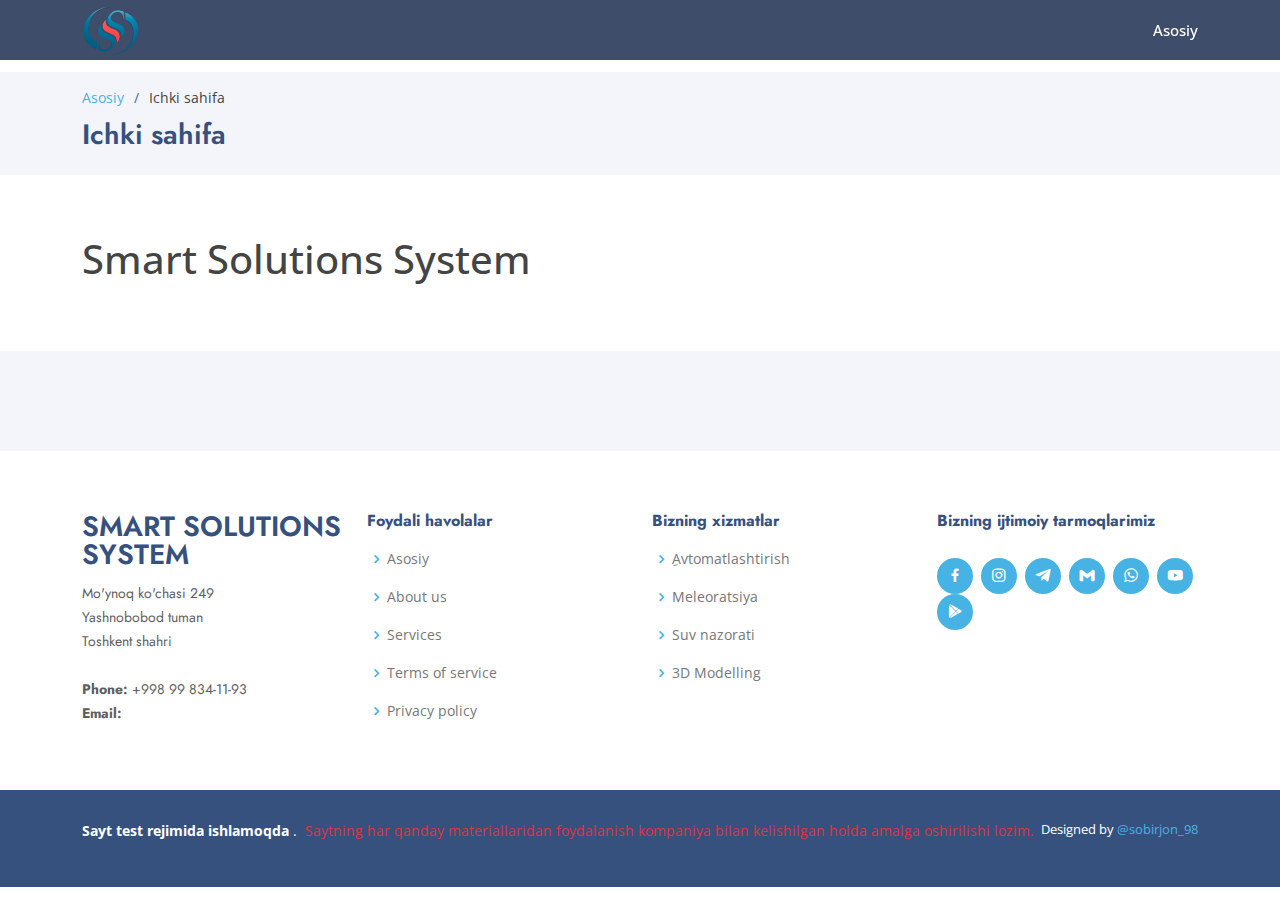
<file: smart-second-master/inner-page.html>
<!DOCTYPE html>
<html lang="en">

<head>
  <meta charset="utf-8">
  <meta content="width=device-width, initial-scale=1.0" name="viewport">

  <title>Smart Solutions System</title>
  <meta content="" name="description">
  <meta content="" name="keywords">

  <!-- Favicons -->
  <link href="assets/img/favicon.png" rel="icon">
  <link href="assets/img/apple-touch-icon.png" rel="apple-touch-icon">

  <!-- Google Fonts -->
  <link href="https://fonts.googleapis.com/css?family=Open+Sans:300,300i,400,400i,600,600i,700,700i|Jost:300,300i,400,400i,500,500i,600,600i,700,700i|Poppins:300,300i,400,400i,500,500i,600,600i,700,700i" rel="stylesheet">

  <!-- Vendor CSS Files -->
  <link href="assets/vendor/aos/aos.css" rel="stylesheet">
  <link href="assets/vendor/bootstrap/css/bootstrap.min.css" rel="stylesheet">
  <link href="assets/vendor/bootstrap-icons/bootstrap-icons.css" rel="stylesheet">
  <link href="assets/vendor/boxicons/css/boxicons.min.css" rel="stylesheet">
  <link href="assets/vendor/glightbox/css/glightbox.min.css" rel="stylesheet">
  <link href="assets/vendor/remixicon/remixicon.css" rel="stylesheet">
  <link href="assets/vendor/swiper/swiper-bundle.min.css" rel="stylesheet">

  <!-- T Main CSS File -->
  <link href="assets/css/style.css" rel="stylesheet">


</head>

<body>

  <!-- ======= Header ======= -->
  <header id="header" class="fixed-top header-inner-pages">
    <div class="container d-flex align-items-center">

      <h1 class="logo me-auto"><a href="index.html"><img src="assets/img/apple-touch-icon.png" alt=""></a></h1>
      

      <nav id="navbar" class="navbar">
        <ul>
          <li><a class="nav-link scrollto " href="#hero">Asosiy</a></li>
          
        </ul>
        <i class="bi bi-list mobile-nav-toggle"></i>
      </nav><!-- .navbar -->

    </div>
  </header><!-- End Header -->

  <main id="main">

    <!-- ======= Breadcrumbs ======= -->
    <section id="breadcrumbs" class="breadcrumbs">
      <div class="container">

        <ol>
          <li><a href="index.html">Asosiy</a></li>
          <li>Ichki sahifa</li>
        </ol>
        <h2>Ichki sahifa</h2>

      </div>
    </section><!-- End Breadcrumbs -->

    <section class="inner-page">
      <div class="container">
        <p class="h1">
          Smart Solutions System
        </p>
      </div>
    </section>

  </main><!-- End #main -->

  <!-- ======= Footer ======= -->
  <footer id="footer">

    <div class="footer-newsletter">
      <div class="container">
        <div class="row justify-content-center">
          <div class="col-lg-6">
            
          </div>
        </div>
      </div>
    </div>

    <div class="footer-top">
      <div class="container">
        <div class="row">

          <div class="col-lg-3 col-md-6 footer-contact">
            <h3>Smart Solutions System</h3>
            <p>
              Mo'ynoq ko'chasi 249 <br>
              Yashnobobod tuman<br>
              Toshkent shahri <br><br>
              <strong>Phone:</strong> +998 99 834-11-93<br>
              <strong>Email:</strong><br>
            </p>
          </div>

          <div class="col-lg-3 col-md-6 footer-links">
            <h4>Foydali havolalar</h4>
            <ul>
              <li><i class="bx bx-chevron-right"></i> <a href="#">Asosiy</a></li>
              <li><i class="bx bx-chevron-right"></i> <a href="#">About us</a></li>
              <li><i class="bx bx-chevron-right"></i> <a href="#">Services</a></li>
              <li><i class="bx bx-chevron-right"></i> <a href="#">Terms of service</a></li>
              <li><i class="bx bx-chevron-right"></i> <a href="#">Privacy policy</a></li>
            </ul>
          </div>

          <div class="col-lg-3 col-md-6 footer-links">
            <h4>Bizning xizmatlar</h4>
            <ul>
              <li><i class="bx bx-chevron-right"></i> <a href="#">ِAvtomatlashtirish</a></li>
              <li><i class="bx bx-chevron-right"></i> <a href="#">Meleoratsiya</a></li>
              <li><i class="bx bx-chevron-right"></i> <a href="#">Suv nazorati </a></li>
              <li><i class="bx bx-chevron-right"></i> <a href="#">3D Modelling</a></li>
            </ul>
          </div>

          <div class="col-lg-3 col-md-6 footer-links">
            <h4>Bizning ijtimoiy tarmoqlarimiz</h4>
            
            <div class="social-links mt-3">
              <a href="#" class="facebook"><i class="bx bxl-facebook"></i></a>
              <a href="#" class="instagram"><i class="bx bxl-instagram"></i></a>
              <a href="#" class="telegram"><i class="bx bxl-telegram"></i></a>
              <a href="#" class="gmail"><i class="bx bxl-gmail"></i></a>
              <a href="#" class="whatsapp"><i class="bx bxl-whatsapp"></i></a>
              <a href="https://www.youtube.com/@smartsolutionssystem8367" class="youtube"><i class="bx bxl-youtube"></i></a>
              <a href="#" class="play-store"><i class="bx bxl-play-store"></i></a>
            </div>
          </div>

        </div>
      </div>
    </div>

    <div class="container footer-bottom clearfix">
      <div class="copyright d-inline-flex">
        <!-- &copy; Copyright -->
         <strong><span>Sayt test rejimida ishlamoqda&NonBreakingSpace;</span></strong>. &NonBreakingSpace;
        <p class="text-danger">Saytning har qanday materiallaridan foydalanish kompaniya bilan kelishilgan holda amalga oshirilishi lozim.</p> 
        
      </div>
      <div class="credits">
        Designed by <a href="https://t.me/sobirjon_98">@sobirjon_98</a>
      </div>
    </div>
  </footer><!-- End Footer -->

  <div id="preloader"></div>
  <a href="#" class="back-to-top d-flex align-items-center justify-content-center"><i class="bi bi-arrow-up-short"></i></a>

  <!-- Vendor JS Files -->
  <script src="assets/vendor/aos/aos.js"></script>
  <script src="assets/vendor/bootstrap/js/bootstrap.bundle.min.js"></script>
  <script src="assets/vendor/glightbox/js/glightbox.min.js"></script>
  <script src="assets/vendor/isotope-layout/isotope.pkgd.min.js"></script>
  <script src="assets/vendor/swiper/swiper-bundle.min.js"></script>
  <script src="assets/vendor/waypoints/noframework.waypoints.js"></script>
  <script src="assets/vendor/php-email-form/validate.js"></script>

  <!--  Main JS File -->
  <script src="assets/js/main.js"></script>

</body>

</html>
</file>
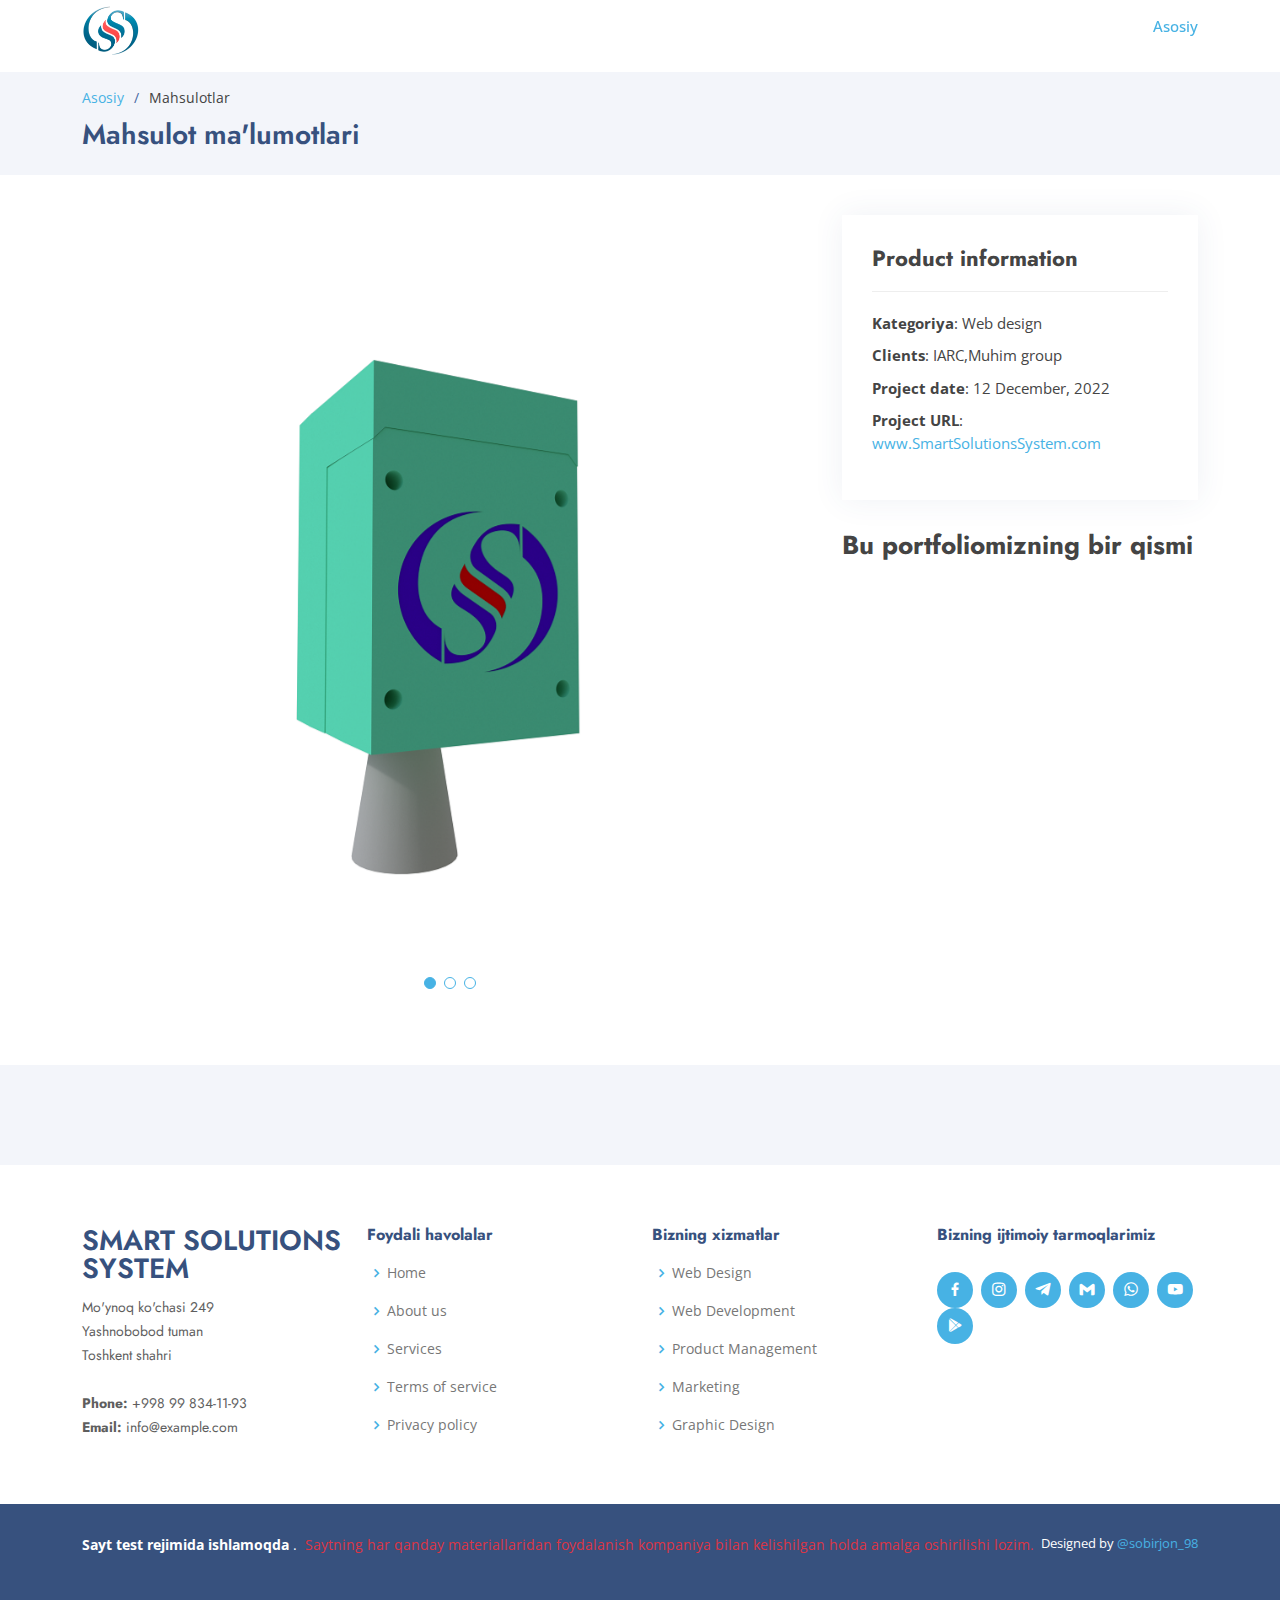
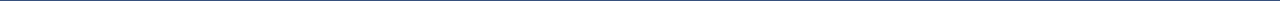
<file: smart-second-master/portfolio-details.html>
<!DOCTYPE html>
<html lang="en">

<head>
  <meta charset="utf-8">
  <meta content="width=device-width, initial-scale=1.0" name="viewport">

  <title>Smart Solutions System</title>
  <meta content="" name="description">
  <meta content="" name="keywords">

  <!-- Favicons -->
  <link href="assets/img/favicon.png" rel="icon">
  <link href="assets/img/apple-touch-icon.png" rel="apple-touch-icon">

  <!-- Google Fonts -->
  <link href="https://fonts.googleapis.com/css?family=Open+Sans:300,300i,400,400i,600,600i,700,700i|Jost:300,300i,400,400i,500,500i,600,600i,700,700i|Poppins:300,300i,400,400i,500,500i,600,600i,700,700i" rel="stylesheet">

  <!-- Vendor CSS Files -->
  <link href="assets/vendor/aos/aos.css" rel="stylesheet">
  <link href="assets/vendor/bootstrap/css/bootstrap.min.css" rel="stylesheet">
  <link href="assets/vendor/bootstrap-icons/bootstrap-icons.css" rel="stylesheet">
  <link href="assets/vendor/boxicons/css/boxicons.min.css" rel="stylesheet">
  <link href="assets/vendor/glightbox/css/glightbox.min.css" rel="stylesheet">
  <link href="assets/vendor/remixicon/remixicon.css" rel="stylesheet">
  <link href="assets/vendor/swiper/swiper-bundle.min.css" rel="stylesheet">

  <!--  Main CSS File -->
  <link href="assets/css/style.css" rel="stylesheet">

  
</head>

<body>

  <!-- ======= Header ======= -->
  <header id="header" class="fixed-top ">
    <div class="container d-flex align-items-lg-start">

      
      <a href="index.html" class="logo me-auto"><img src="assets/img/apple-touch-icon.png" alt="" class="img-fluid"></a>

      <nav id="navbar" class="navbar">
        <ul>
          <li><a class="nav-link scrollto active" href="index.html">Asosiy</a></li>
          
        </ul>
        <i class="bi bi-list mobile-nav-toggle"></i>
      </nav><!-- .navbar -->

    </div>
  </header><!-- End Header -->

  <main id="main">

    <!-- ======= Breadcrumbs ======= -->
    <section id="breadcrumbs" class="breadcrumbs">
      <div class="container">

        <ol>
          <li><a href="index.html">Asosiy</a></li>
          <li>Mahsulotlar</li>
        </ol>
        <h2>Mahsulot ma'lumotlari</h2>

      </div>
    </section><!-- End Breadcrumbs -->

    <!-- ======= Portfolio Details Section ======= -->
    <section id="portfolio-details" class="portfolio-details">
      <div class="container">

        <div class="row gy-4">

          <div class="col-lg-8">
            <div class="portfolio-details-slider swiper">
              <div class="swiper-wrapper align-items-center">

                <div class="swiper-slide">
                  <img src="assets/img/portfolio/portfolio-1.jpg" alt="">
                </div>

                <div class="swiper-slide">
                  <img src="assets/img/portfolio/portfolio-2.jpg" alt="">
                </div>

                <div class="swiper-slide">
                  <img src="assets/img/portfolio/portfolio-3.jpg" alt="">
                </div>

              </div>
              <div class="swiper-pagination"></div>
            </div>
          </div>

          <div class="col-lg-4">
            <div class="portfolio-info">
              <h3>Product information</h3>
              <ul>
                <li><strong>Kategoriya</strong>: Web design</li>
                <li><strong>Clients</strong>: IARC,Muhim group</li>
                <li><strong>Project date</strong>: 12 December, 2022</li>
                <li><strong>Project URL</strong>: <a href="">www.SmartSolutionsSystem.com</a></li>
              </ul>
            </div>
            <div class="portfolio-description">
              <h2>Bu portfoliomizning bir qismi</h2>
              <p>
                
              </p>
            </div>
          </div>

        </div>

      </div>
    </section><!-- End Portfolio Details Section -->

  </main><!-- End #main -->

  <!-- ======= Footer ======= -->
  <footer id="footer">

    <div class="footer-newsletter">
      <div class="container">
        <div class="row justify-content-center">
          
        </div>
      </div>
    </div>

    <div class="footer-top">
      <div class="container">
        <div class="row">

          <div class="col-lg-3 col-md-6 footer-contact">
            <h3>Smart Solutions System</h3>
            <p>
              Mo'ynoq ko'chasi 249 <br>
              Yashnobobod tuman<br>
              Toshkent shahri <br><br>
              <strong>Phone:</strong> +998 99 834-11-93<br>
              <strong>Email:</strong> info@example.com<br>
            </p>
          </div>

          <div class="col-lg-3 col-md-6 footer-links">
            <h4>Foydali havolalar</h4>
            <ul>
              <li><i class="bx bx-chevron-right"></i> <a href="#">Home</a></li>
              <li><i class="bx bx-chevron-right"></i> <a href="#">About us</a></li>
              <li><i class="bx bx-chevron-right"></i> <a href="#">Services</a></li>
              <li><i class="bx bx-chevron-right"></i> <a href="#">Terms of service</a></li>
              <li><i class="bx bx-chevron-right"></i> <a href="#">Privacy policy</a></li>
            </ul>
          </div>

          <div class="col-lg-3 col-md-6 footer-links">
            <h4>Bizning xizmatlar</h4>
            <ul>
              <li><i class="bx bx-chevron-right"></i> <a href="#">Web Design</a></li>
              <li><i class="bx bx-chevron-right"></i> <a href="#">Web Development</a></li>
              <li><i class="bx bx-chevron-right"></i> <a href="#">Product Management</a></li>
              <li><i class="bx bx-chevron-right"></i> <a href="#">Marketing</a></li>
              <li><i class="bx bx-chevron-right"></i> <a href="#">Graphic Design</a></li>
            </ul>
          </div>

          <div class="col-lg-3 col-md-6 footer-links">
            <h4>Bizning ijtimoiy tarmoqlarimiz</h4>
            
            <div class="social-links mt-3">
              <a href="#" class="facebook"><i class="bx bxl-facebook"></i></a>
              <a href="#" class="instagram"><i class="bx bxl-instagram"></i></a>
              <a href="#" class="telegram"><i class="bx bxl-telegram"></i></a>
              <a href="#" class="gmail"><i class="bx bxl-gmail"></i></a>
              <a href="#" class="whatsapp"><i class="bx bxl-whatsapp"></i></a>
              <a href="https://www.youtube.com/@smartsolutionssystem8367" class="youtube"><i class="bx bxl-youtube"></i></a>
              <a href="#" class="play-store"><i class="bx bxl-play-store"></i></a>
            </div>
          </div>

        </div>
      </div>
    </div>

    <div class="container footer-bottom clearfix">
      <div class="copyright d-inline-flex">
        <!-- &copy; Copyright -->
         <strong><span>Sayt test rejimida ishlamoqda&NonBreakingSpace;</span></strong>. &NonBreakingSpace;
        <p class="text-danger">Saytning har qanday materiallaridan foydalanish kompaniya bilan kelishilgan holda amalga oshirilishi lozim.</p> 
        
      </div>
      <div class="credits">
        Designed by <a href="https://t.me/sobirjon_98">@sobirjon_98</a>
      </div>
    </div>
  </footer><!-- End Footer -->

  <div id="preloader"></div>
  <a href="#" class="back-to-top d-flex align-items-center justify-content-center"><i class="bi bi-arrow-up-short"></i></a>

  <!-- Vendor JS Files -->
  <script src="assets/vendor/aos/aos.js"></script>
  <script src="assets/vendor/bootstrap/js/bootstrap.bundle.min.js"></script>
  <script src="assets/vendor/glightbox/js/glightbox.min.js"></script>
  <script src="assets/vendor/isotope-layout/isotope.pkgd.min.js"></script>
  <script src="assets/vendor/swiper/swiper-bundle.min.js"></script>
  <script src="assets/vendor/waypoints/noframework.waypoints.js"></script>
  <script src="assets/vendor/php-email-form/validate.js"></script>

  <!-- Template Main JS File -->
  <script src="assets/js/main.js"></script>

</body>

</html>
</file>
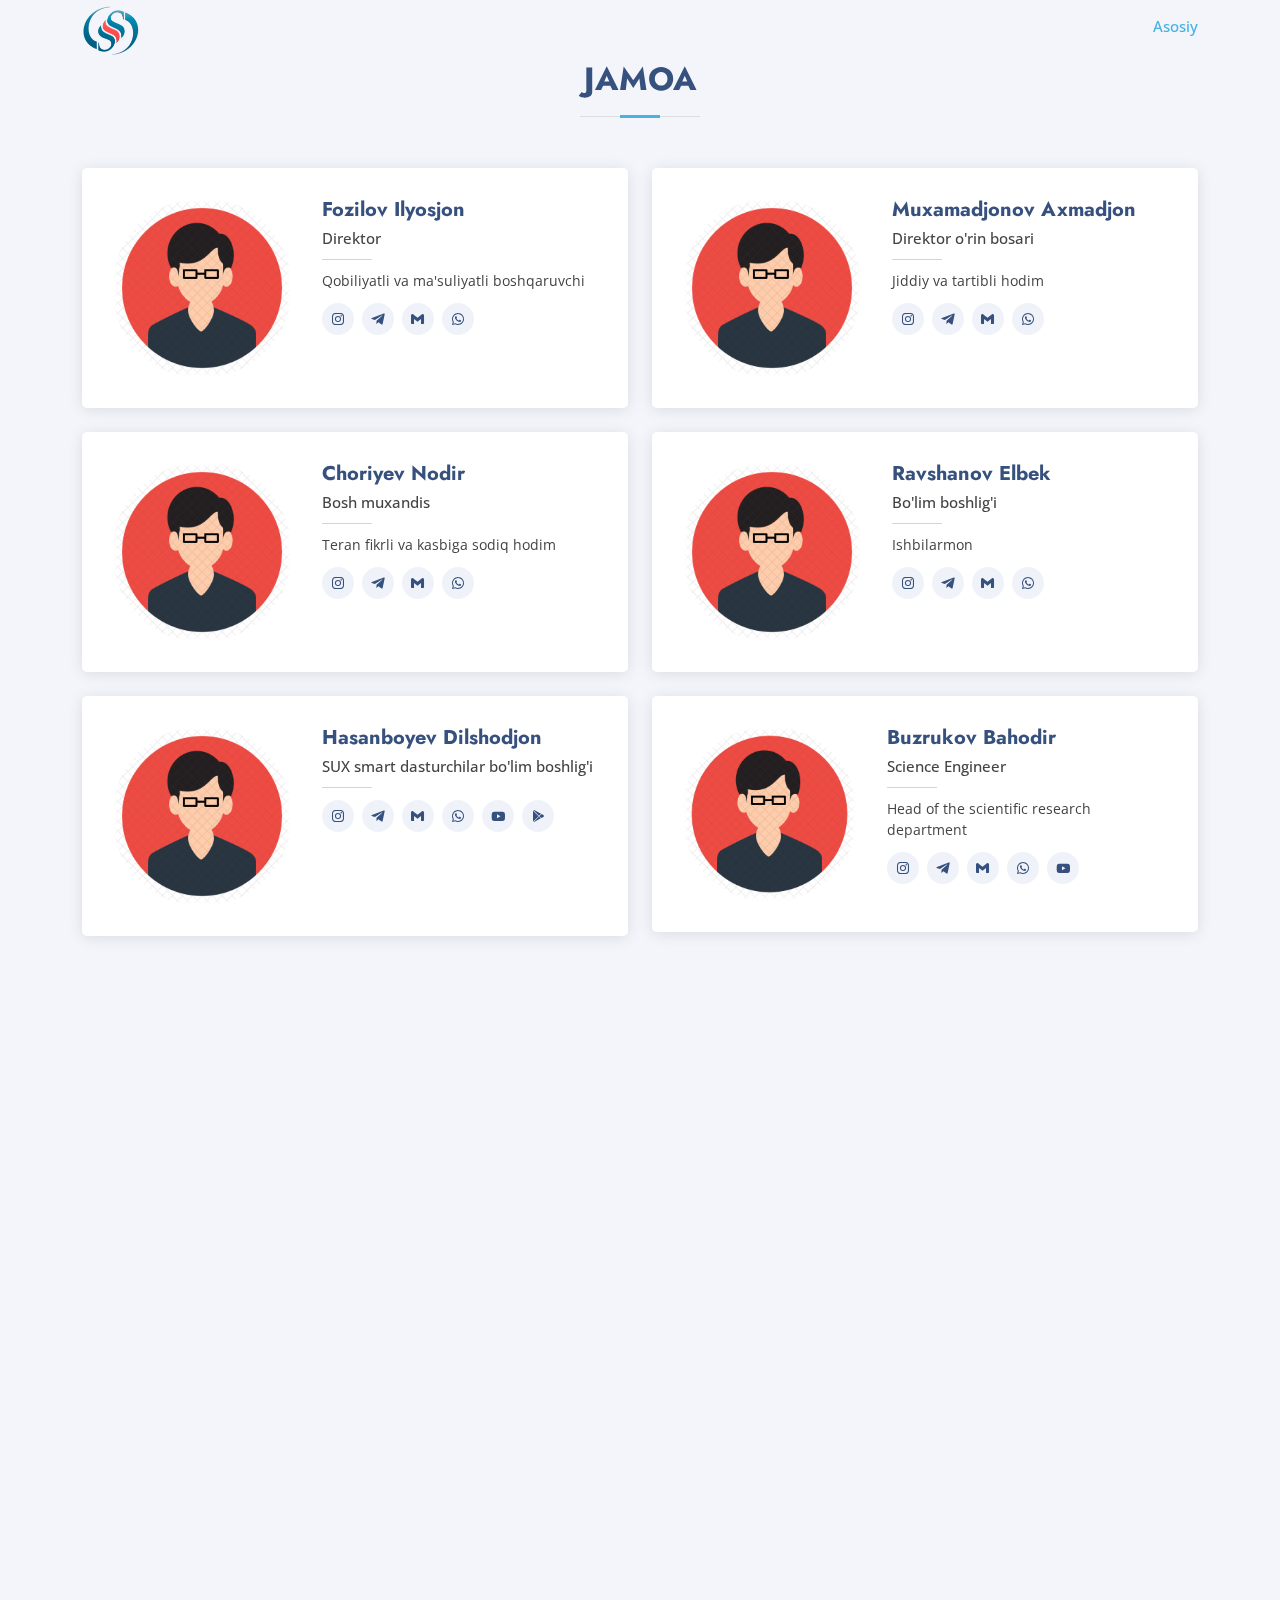
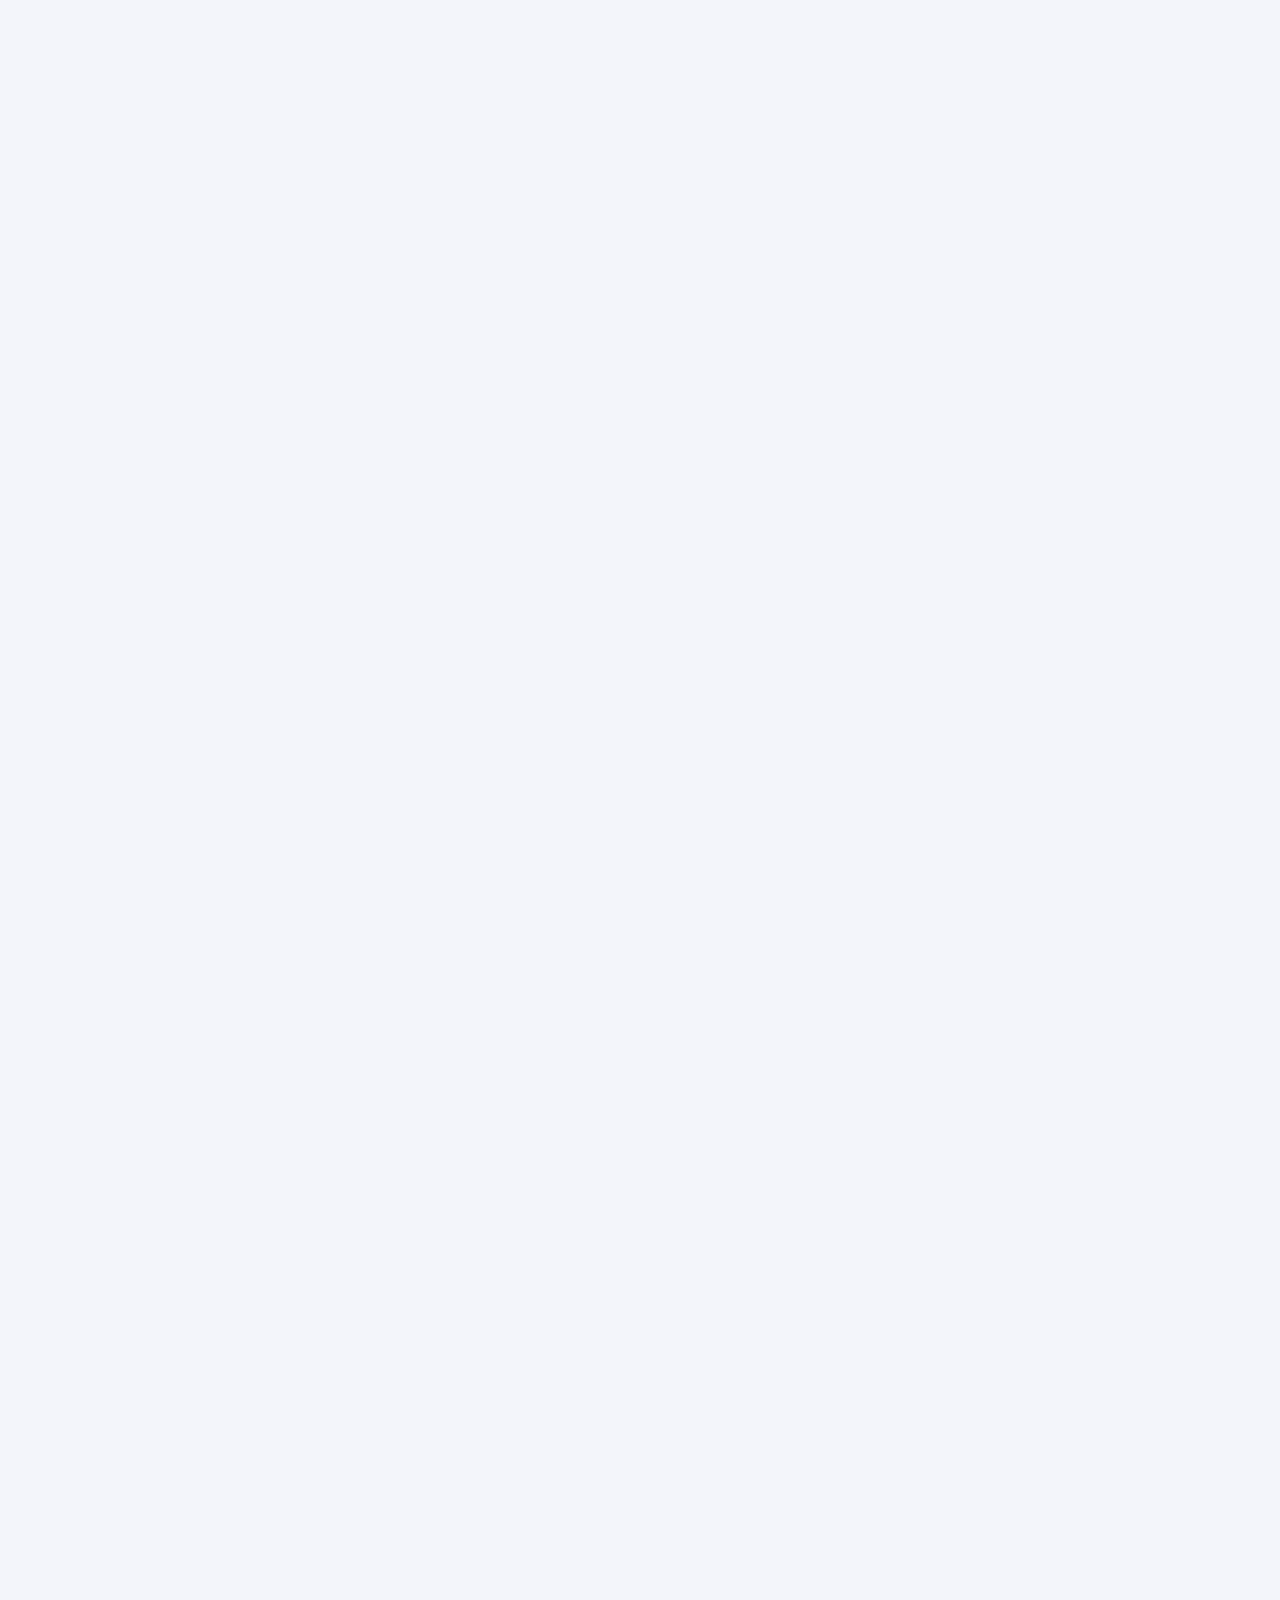
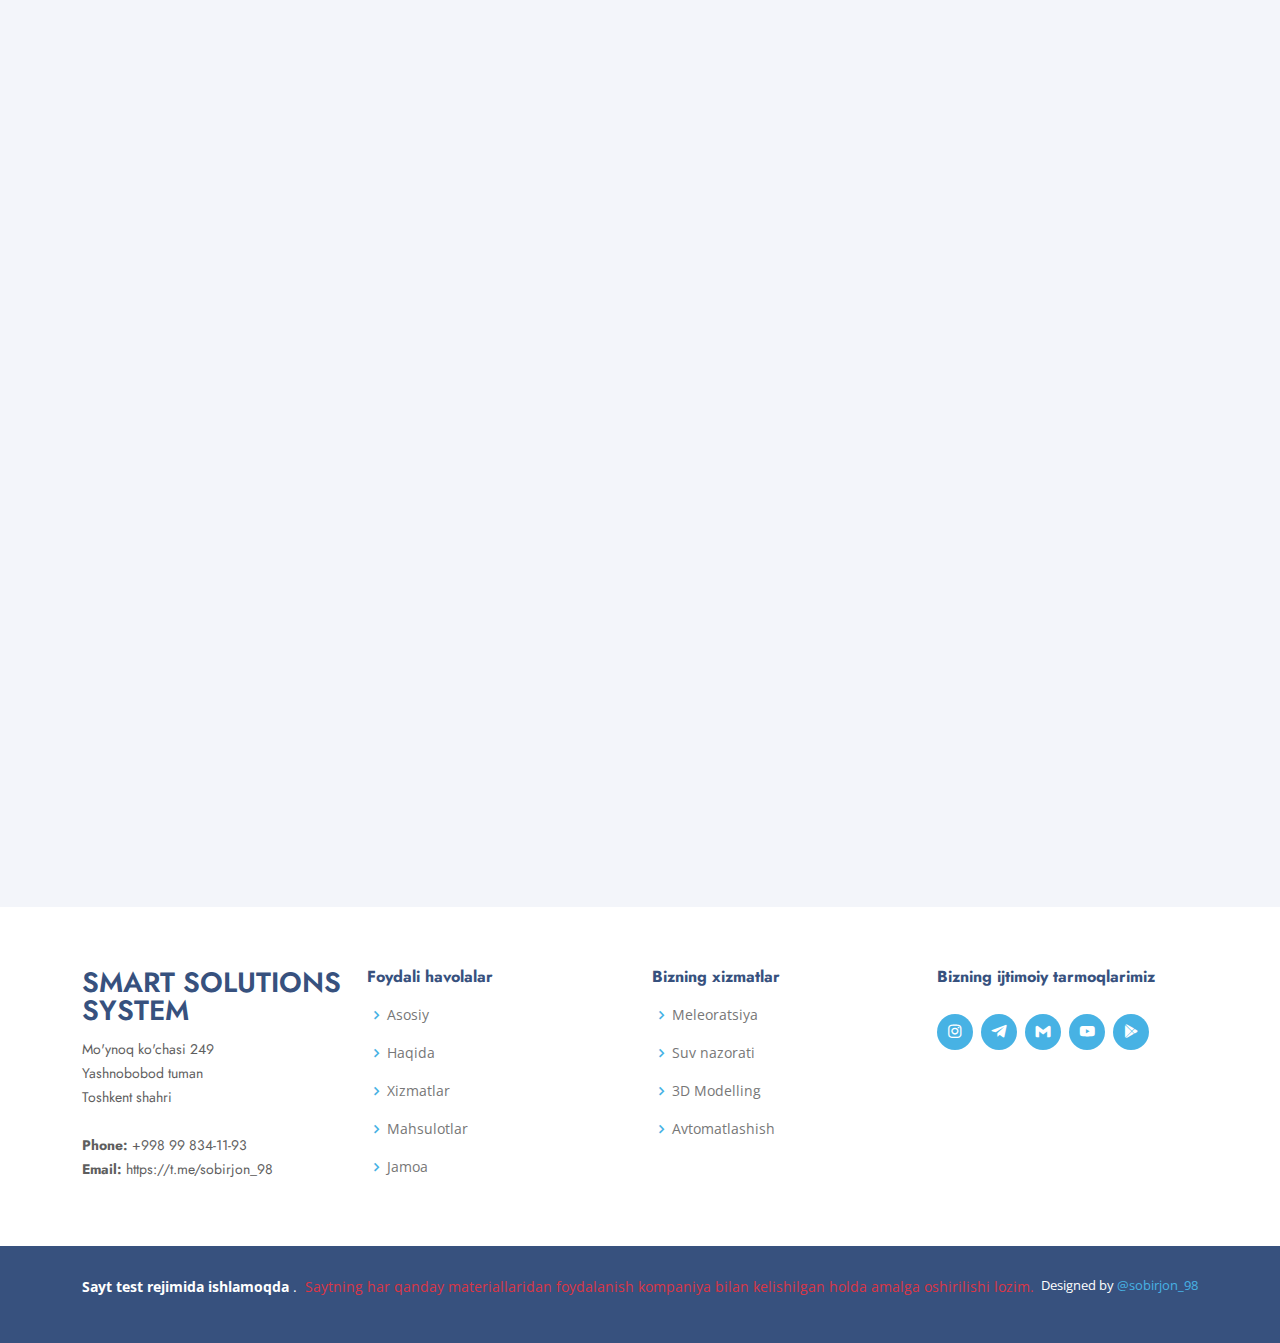
<file: smart-second-master/team.html>
<!DOCTYPE html>
<html lang="en">

<head>
  <meta charset="utf-8">
  <meta content="width=device-width, initial-scale=1.0" name="viewport">

  <title>Smart Solutions System</title>
  <meta content="" name="description">
  <meta content="" name="keywords">

  <!-- Favicons -->
  <link href="assets/img/favicon.png" rel="icon">
  <link href="assets/img/apple-touch-icon.png" rel="apple-touch-icon">

  <!-- Google Fonts -->
  <link href="https://fonts.googleapis.com/css?family=Open+Sans:300,300i,400,400i,600,600i,700,700i|Jost:300,300i,400,400i,500,500i,600,600i,700,700i|Poppins:300,300i,400,400i,500,500i,600,600i,700,700i" rel="stylesheet">

  <!-- Vendor CSS Files -->
  <link href="assets/vendor/aos/aos.css" rel="stylesheet">
  <link href="assets/vendor/bootstrap/css/bootstrap.min.css" rel="stylesheet">
  <link href="assets/vendor/bootstrap-icons/bootstrap-icons.css" rel="stylesheet">
  <link href="assets/vendor/boxicons/css/boxicons.min.css" rel="stylesheet">
  <link href="assets/vendor/glightbox/css/glightbox.min.css" rel="stylesheet">
  <link href="assets/vendor/remixicon/remixicon.css" rel="stylesheet">
  <link href="assets/vendor/swiper/swiper-bundle.min.css" rel="stylesheet">

  <!--  Main CSS File -->
  <link href="assets/css/style.css" rel="stylesheet">

  
</head>

<body>

  <!-- ======= Header ======= -->
  <header id="header" class="fixed-top ">
    <div class="container d-flex align-items-lg-start">

      
      <a href="index.html" class="logo me-auto"><img src="assets/img/apple-touch-icon.png" alt="" class="img-fluid"></a>

      <nav id="navbar" class="navbar">
        <ul>
          <li><a class="nav-link scrollto active" href="index.html">Asosiy</a></li>
          
        </ul>
        <i class="bi bi-list mobile-nav-toggle"></i>
      </nav><!-- .navbar -->

    </div>
  </header><!-- End Header -->

  <main id="main">
<!-- ======= Team Section ======= -->
<section id="team" class="team section-bg">
    <div class="container" data-aos="fade-up">

      <div class="section-title">
        <h2>Jamoa</h2>
        <p></p>
      </div>

      <div class="row">

        <div class="col-lg-6">
          <div class="member d-flex align-items-start" data-aos="zoom-in" data-aos-delay="100">
            <div class="pic"><img src="assets/img/team/forall.png" class="img-fluid" alt=""></div>
            <div class="member-info">
              <h4>Fozilov Ilyosjon</h4>
              <span>Direktor</span>
              <p>Qobiliyatli va ma'suliyatli boshqaruvchi</p>
              <div class="social">
                <a href="#" class="instagram"><i class="bx bxl-instagram"></i></a>
            <a href="#" class="telegram"><i class="bx bxl-telegram"></i></a>
            <a href="#" class="gmail"><i class="bx bxl-gmail"></i></a>
            <a href="#" class="whatsapp"><i class="bx bxl-whatsapp"></i></a>
              </div>
            </div>
          </div>
        </div>

        <div class="col-lg-6 mt-4 mt-lg-0">
          <div class="member d-flex align-items-start" data-aos="zoom-in" data-aos-delay="200">
            <div class="pic"><img src="assets/img/team/forall.png" class="img-fluid" alt=""></div>
            <div class="member-info">
              <h4>Muxamadjonov Axmadjon</h4>
              <span>Direktor o'rin bosari</span>
              <p>Jiddiy va tartibli hodim</p>
              <div class="social">
                <a href="#" class="instagram"><i class="bx bxl-instagram"></i></a>
            <a href="#" class="telegram"><i class="bx bxl-telegram"></i></a>
            <a href="#" class="gmail"><i class="bx bxl-gmail"></i></a>
            <a href="#" class="whatsapp"><i class="bx bxl-whatsapp"></i></a>
              </div>
            </div>
          </div>
        </div>

        <div class="col-lg-6 mt-4">
          <div class="member d-flex align-items-start" data-aos="zoom-in" data-aos-delay="300">
            <div class="pic"><img src="assets/img/team/forall.png" class="img-fluid" alt=""></div>
            <div class="member-info">
              <h4>Choriyev Nodir</h4>
              <span>Bosh muxandis</span>
              <p>Teran fikrli va kasbiga sodiq hodim</p>
              <div class="social">
                <a href="#" class="instagram"><i class="bx bxl-instagram"></i></a>
            <a href="#" class="telegram"><i class="bx bxl-telegram"></i></a>
            <a href="#" class="gmail"><i class="bx bxl-gmail"></i></a>
            <a href="#" class="whatsapp"><i class="bx bxl-whatsapp"></i></a>
              </div>
            </div>
          </div>
        </div>

        <div class="col-lg-6 mt-4">
          <div class="member d-flex align-items-start" data-aos="zoom-in" data-aos-delay="400">
            <div class="pic"><img src="assets/img/team/forall.png" class="img-fluid" alt=""></div>
            <div class="member-info">
              <h4>Ravshanov Elbek</h4>
              <span>Bo'lim boshlig'i</span>
              <p>Ishbilarmon</p>
              <div class="social">
                <a href="#" class="instagram"><i class="bx bxl-instagram"></i></a>
            <a href="#" class="telegram"><i class="bx bxl-telegram"></i></a>
            <a href="#" class="gmail"><i class="bx bxl-gmail"></i></a>
            <a href="#" class="whatsapp"><i class="bx bxl-whatsapp"></i></a>
              </div>
            </div>
          </div>
        </div>
         
  
          <div class="col-lg-6 mt-4">
            <div class="member d-flex align-items-start" data-aos="zoom-in" data-aos-delay="400">
              <div class="pic"><img src="assets/img/team/forall.png" class="img-fluid" alt=""></div>
              <div class="member-info">
                <h4>Hasanboyev Dilshodjon</h4> 
                <span>SUX smart dasturchilar bo'lim boshlig'i</span>
                <p></p>
                <div class="social">
              <a href="#" class="instagram"><i class="bx bxl-instagram"></i></a>
              <a href="https://t.me/dilshodjon216" class="telegram"><i class="bx bxl-telegram"></i></a>
              <a href="" class="gmail"><i class="bx bxl-gmail"></i></a>
              <a href="#" class="whatsapp"><i class="bx bxl-whatsapp"></i></a>
              <a href="https://www.youtube.com/@smartsolutionssystem8367" class="youtube"><i class="bx bxl-youtube"></i></a>
              <a href="#" class="play-store"><i class="bx bxl-play-store"></i></a>
                </div>
              </div>
            </div>
          </div>
  
          <div class="col-lg-6 mt-4">
            <div class="member d-flex align-items-start" data-aos="zoom-in" data-aos-delay="300">
              <div class="pic"><img src="assets/img/team/forall.png" class="img-fluid" alt=""></div>
              <div class="member-info">
                <h4>Buzrukov Bahodir</h4>
                <span>Science Engineer</span>
                <p>Head of the scientific research department</p>
                <div class="social">
                  <a href="#" class="instagram"><i class="bx bxl-instagram"></i></a>
              <a href="#" class="telegram"><i class="bx bxl-telegram"></i></a>
              <a href="#" class="gmail"><i class="bx bxl-gmail"></i></a>
              <a href="#" class="whatsapp"><i class="bx bxl-whatsapp"></i></a>
              <a href="https://www.youtube.com/@smartsolutionssystem8367" class="youtube"><i class="bx bxl-youtube"></i></a>
                </div>
              </div>
            </div>
          </div>

          <div class="col-lg-6 mt-4">
            <div class="member d-flex align-items-start" data-aos="zoom-in" data-aos-delay="300">
              <div class="pic"><img src="assets/img/team/forall.png" class="img-fluid" alt=""></div>
              <div class="member-info">
                <h4></h4>
                <span></span>
                <p></p>
                <div class="social">
                  <a href="#" class="instagram"><i class="bx bxl-instagram"></i></a>
              <a href="#" class="telegram"><i class="bx bxl-telegram"></i></a>
              <a href="#" class="gmail"><i class="bx bxl-gmail"></i></a>
              <a href="#" class="whatsapp"><i class="bx bxl-whatsapp"></i></a>
                </div>
              </div>
            </div>
          </div>
  
          <div class="col-lg-6 mt-4">
            <div class="member d-flex align-items-start" data-aos="zoom-in" data-aos-delay="400">
              <div class="pic"><img src="assets/img/team/forall.png" class="img-fluid" alt=""></div>
              <div class="member-info">
                <h4>Ravshanov Elbek</h4>
                <span>Engineer</span>
                <p>Lead of Mechatronics Engineer</p>
                <div class="social">
                  <a href="#" class="instagram"><i class="bx bxl-instagram"></i></a>
              <a href="#" class="telegram"><i class="bx bxl-telegram"></i></a>
              <a href="#" class="gmail"><i class="bx bxl-gmail"></i></a>
              <a href="#" class="whatsapp"><i class="bx bxl-whatsapp"></i></a>
                </div>
              </div>
            </div>
          </div>
  
          <div class="col-lg-6 mt-4">
            <div class="member d-flex align-items-start" data-aos="zoom-in" data-aos-delay="400">
              <div class="pic"><img src="assets/img/team/forall.png" class="img-fluid" alt=""></div>
              <div class="member-info">
                <h4>Hasanboyev Dilshodjon</h4>
                <span>Full Stuck Developer</span>
                <p></p>
                <div class="social">
                  <a href="#" class="instagram"><i class="bx bxl-instagram"></i></a>
              <a href="#" class="telegram"><i class="bx bxl-telegram"></i></a>
              <a href="#" class="gmail"><i class="bx bxl-gmail"></i></a>
              <a href="#" class="whatsapp"><i class="bx bxl-whatsapp"></i></a>
              <a href="https://www.youtube.com/@smartsolutionssystem8367" class="youtube"><i class="bx bxl-youtube"></i></a>
              <a href="#" class="play-store"><i class="bx bxl-play-store"></i></a>
                </div>
              </div>
            </div>
          </div>
  
          <div class="col-lg-6 mt-4">
            <div class="member d-flex align-items-start" data-aos="zoom-in" data-aos-delay="300">
              <div class="pic"><img src="assets/img/team/forall.png" class="img-fluid" alt=""></div>
              <div class="member-info">
                <h4>Buzrukov Bahodir</h4>
                <span>Science Engineer</span>
                <p>Head of the scientific research department</p>
                <div class="social">
                  <a href="#" class="instagram"><i class="bx bxl-instagram"></i></a>
              <a href="#" class="telegram"><i class="bx bxl-telegram"></i></a>
              <a href="#" class="gmail"><i class="bx bxl-gmail"></i></a>
              <a href="#" class="whatsapp"><i class="bx bxl-whatsapp"></i></a>
              <a href="https://www.youtube.com/@smartsolutionssystem8367" class="youtube"><i class="bx bxl-youtube"></i></a>
                </div>
              </div>
            </div>
          </div>


          <div class="col-lg-6 mt-4">
            <div class="member d-flex align-items-start" data-aos="zoom-in" data-aos-delay="300">
              <div class="pic"><img src="assets/img/team/forall.png" class="img-fluid" alt=""></div>
              <div class="member-info">
                <h4>Choriyev Nodir</h4>
                <span></span>
                <p></p>
                <div class="social">
                  <a href="#" class="instagram"><i class="bx bxl-instagram"></i></a>
              <a href="#" class="telegram"><i class="bx bxl-telegram"></i></a>
              <a href="#" class="gmail"><i class="bx bxl-gmail"></i></a>
              <a href="#" class="whatsapp"><i class="bx bxl-whatsapp"></i></a>
                </div>
              </div>
            </div>
          </div>
  
          <div class="col-lg-6 mt-4">
            <div class="member d-flex align-items-start" data-aos="zoom-in" data-aos-delay="400">
              <div class="pic"><img src="assets/img/team/forall.png" class="img-fluid" alt=""></div>
              <div class="member-info">
                <h4>Ravshanov Elbek</h4>
                <span>vvvvv</span>
                <p>Dolorum tempora officiis odit laborum officiis et et accusamus</p>
                <div class="social">
                  <a href="#" class="instagram"><i class="bx bxl-instagram"></i></a>
              <a href="#" class="telegram"><i class="bx bxl-telegram"></i></a>
              <a href="#" class="gmail"><i class="bx bxl-gmail"></i></a>
              <a href="#" class="whatsapp"><i class="bx bxl-whatsapp"></i></a>
                </div>
              </div>
            </div>
          </div>
  
          <div class="col-lg-6 mt-4">
            <div class="member d-flex align-items-start" data-aos="zoom-in" data-aos-delay="400">
              <div class="pic"><img src="assets/img/team/forall.png" class="img-fluid" alt=""></div>
              <div class="member-info">
                <h4>Hasanboyev Dilshodjon</h4>
                <span>Dasturchi</span>
                <p>Lorem ipsum, dolor sit amet consectetur adipisicing elit.</p>
                <div class="social">
                  <a href="#" class="instagram"><i class="bx bxl-instagram"></i></a>
              <a href="#" class="telegram"><i class="bx bxl-telegram"></i></a>
              <a href="#" class="gmail"><i class="bx bxl-gmail"></i></a>
              <a href="#" class="whatsapp"><i class="bx bxl-whatsapp"></i></a>
              <a href="https://www.youtube.com/@smartsolutionssystem8367" class="youtube"><i class="bx bxl-youtube"></i></a>
              <a href="#" class="play-store"><i class="bx bxl-play-store"></i></a>
                </div>
              </div>
            </div>
          </div>
  
          <div class="col-lg-6 mt-4">
            <div class="member d-flex align-items-start" data-aos="zoom-in" data-aos-delay="300">
              <div class="pic"><img src="assets/img/team/forall.png" class="img-fluid" alt=""></div>
              <div class="member-info">
                <h4>Buzrukov Bahodir</h4>
                <span>vvvvvv</span>
                <p>Quisquam facilis cum velit laborum corrupti fuga rerum quia</p>
                <div class="social">
                  <a href="#" class="instagram"><i class="bx bxl-instagram"></i></a>
              <a href="#" class="telegram"><i class="bx bxl-telegram"></i></a>
              <a href="#" class="gmail"><i class="bx bxl-gmail"></i></a>
              <a href="#" class="whatsapp"><i class="bx bxl-whatsapp"></i></a>
              <a href="https://www.youtube.com/@smartsolutionssystem8367" class="youtube"><i class="bx bxl-youtube"></i></a>
                </div>
              </div>
            </div>
          </div>



          <div class="col-lg-6 mt-4">
            <div class="member d-flex align-items-start" data-aos="zoom-in" data-aos-delay="300">
              <div class="pic"><img src="assets/img/team/forall.png" class="img-fluid" alt=""></div>
              <div class="member-info">
                <h4>Choriyev Nodir</h4>
                <span>vvvvv</span>
                <p>Quisquam facilis cum velit laborum corrupti fuga rerum quia</p>
                <div class="social">
                  <a href="#" class="instagram"><i class="bx bxl-instagram"></i></a>
              <a href="#" class="telegram"><i class="bx bxl-telegram"></i></a>
              <a href="#" class="gmail"><i class="bx bxl-gmail"></i></a>
              <a href="#" class="whatsapp"><i class="bx bxl-whatsapp"></i></a>
                </div>
              </div>
            </div>
          </div>
  
          <div class="col-lg-6 mt-4">
            <div class="member d-flex align-items-start" data-aos="zoom-in" data-aos-delay="400">
              <div class="pic"><img src="assets/img/team/forall.png" class="img-fluid" alt=""></div>
              <div class="member-info">
                <h4>Ravshanov Elbek</h4>
                <span>vvvvv</span>
                <p>Dolorum tempora officiis odit laborum officiis et et accusamus</p>
                <div class="social">
                  <a href="#" class="instagram"><i class="bx bxl-instagram"></i></a>
              <a href="#" class="telegram"><i class="bx bxl-telegram"></i></a>
              <a href="#" class="gmail"><i class="bx bxl-gmail"></i></a>
              <a href="#" class="whatsapp"><i class="bx bxl-whatsapp"></i></a>
                </div>
              </div>
            </div>
          </div>
  
          <div class="col-lg-6 mt-4">
            <div class="member d-flex align-items-start" data-aos="zoom-in" data-aos-delay="400">
              <div class="pic"><img src="assets/img/team/forall.png" class="img-fluid" alt=""></div>
              <div class="member-info">
                <h4>Hasanboyev Dilshodjon</h4>
                <span>Dasturchi</span>
                <p>Lorem ipsum, dolor sit amet consectetur adipisicing elit.</p>
                <div class="social">
                  <a href="#" class="instagram"><i class="bx bxl-instagram"></i></a>
              <a href="#" class="telegram"><i class="bx bxl-telegram"></i></a>
              <a href="#" class="gmail"><i class="bx bxl-gmail"></i></a>
              <a href="#" class="whatsapp"><i class="bx bxl-whatsapp"></i></a>
              <a href="https://www.youtube.com/@smartsolutionssystem8367" class="youtube"><i class="bx bxl-youtube"></i></a>
              <a href="#" class="play-store"><i class="bx bxl-play-store"></i></a>
                </div>
              </div>
            </div>
          </div>
  
          <div class="col-lg-6 mt-4">
            <div class="member d-flex align-items-start" data-aos="zoom-in" data-aos-delay="300">
              <div class="pic"><img src="assets/img/team/forall.png" class="img-fluid" alt=""></div>
              <div class="member-info">
                <h4>Buzrukov Bahodir</h4>
                <span>vvvvvv</span>
                <p>Quisquam facilis cum velit laborum corrupti fuga rerum quia</p>
                <div class="social">
                  <a href="#" class="instagram"><i class="bx bxl-instagram"></i></a>
              <a href="#" class="telegram"><i class="bx bxl-telegram"></i></a>
              <a href="#" class="gmail"><i class="bx bxl-gmail"></i></a>
              <a href="#" class="whatsapp"><i class="bx bxl-whatsapp"></i></a>
              <a href="https://www.youtube.com/@smartsolutionssystem8367" class="youtube"><i class="bx bxl-youtube"></i></a>
                </div>
              </div>
            </div>
          </div>


          <div class="col-lg-6 mt-4">
            <div class="member d-flex align-items-start" data-aos="zoom-in" data-aos-delay="300">
              <div class="pic"><img src="assets/img/team/forall.png" class="img-fluid" alt=""></div>
              <div class="member-info">
                <h4>Choriyev Nodir</h4>
                <span>vvvvv</span>
                <p>Quisquam facilis cum velit laborum corrupti fuga rerum quia</p>
                <div class="social">
                  <a href="#" class="instagram"><i class="bx bxl-instagram"></i></a>
              <a href="#" class="telegram"><i class="bx bxl-telegram"></i></a>
              <a href="#" class="gmail"><i class="bx bxl-gmail"></i></a>
              <a href="#" class="whatsapp"><i class="bx bxl-whatsapp"></i></a>
                </div>
              </div>
            </div>
          </div>
  
          <div class="col-lg-6 mt-4">
            <div class="member d-flex align-items-start" data-aos="zoom-in" data-aos-delay="400">
              <div class="pic"><img src="assets/img/team/forall.png" class="img-fluid" alt=""></div>
              <div class="member-info">
                <h4>Ravshanov Elbek</h4>
                <span>vvvvv</span>
                <p>Dolorum tempora officiis odit laborum officiis et et accusamus</p>
                <div class="social">
                  <a href="#" class="instagram"><i class="bx bxl-instagram"></i></a>
              <a href="#" class="telegram"><i class="bx bxl-telegram"></i></a>
              <a href="#" class="gmail"><i class="bx bxl-gmail"></i></a>
              <a href="#" class="whatsapp"><i class="bx bxl-whatsapp"></i></a>
                </div>
              </div>
            </div>
          </div>
  
          <div class="col-lg-6 mt-4">
            <div class="member d-flex align-items-start" data-aos="zoom-in" data-aos-delay="400">
              <div class="pic"><img src="assets/img/team/forall.png" class="img-fluid" alt=""></div>
              <div class="member-info">
                <h4>Hasanboyev Dilshodjon</h4>
                <span>Dasturchi</span>
                <p>Lorem ipsum, dolor sit amet consectetur adipisicing elit.</p>
                <div class="social">
                  <a href="#" class="instagram"><i class="bx bxl-instagram"></i></a>
              <a href="#" class="telegram"><i class="bx bxl-telegram"></i></a>
              <a href="#" class="gmail"><i class="bx bxl-gmail"></i></a>
              <a href="#" class="whatsapp"><i class="bx bxl-whatsapp"></i></a>
              <a href="https://www.youtube.com/@smartsolutionssystem8367" class="youtube"><i class="bx bxl-youtube"></i></a>
              <a href="#" class="play-store"><i class="bx bxl-play-store"></i></a>
                </div>
              </div>
            </div>
          </div>
  
          <div class="col-lg-6 mt-4">
            <div class="member d-flex align-items-start" data-aos="zoom-in" data-aos-delay="300">
              <div class="pic"><img src="assets/img/team/forall.png" class="img-fluid" alt=""></div>
              <div class="member-info">
                <h4>Buzrukov Bahodir</h4>
                <span>vvvvvv</span>
                <p>Quisquam facilis cum velit laborum corrupti fuga rerum quia</p>
                <div class="social">
                  <a href="#" class="instagram"><i class="bx bxl-instagram"></i></a>
              <a href="#" class="telegram"><i class="bx bxl-telegram"></i></a>
              <a href="#" class="gmail"><i class="bx bxl-gmail"></i></a>
              <a href="#" class="whatsapp"><i class="bx bxl-whatsapp"></i></a>
              <a href="https://www.youtube.com/@smartsolutionssystem8367" class="youtube"><i class="bx bxl-youtube"></i></a>
                </div>
              </div>
            </div>
          </div>


          <div class="col-lg-6 mt-4">
            <div class="member d-flex align-items-start" data-aos="zoom-in" data-aos-delay="300">
              <div class="pic"><img src="assets/img/team/forall.png" class="img-fluid" alt=""></div>
              <div class="member-info">
                <h4>Choriyev Nodir</h4>
                <span>vvvvv</span>
                <p>Quisquam facilis cum velit laborum corrupti fuga rerum quia</p>
                <div class="social">
                  <a href="#" class="instagram"><i class="bx bxl-instagram"></i></a>
              <a href="#" class="telegram"><i class="bx bxl-telegram"></i></a>
              <a href="#" class="gmail"><i class="bx bxl-gmail"></i></a>
              <a href="#" class="whatsapp"><i class="bx bxl-whatsapp"></i></a>
                </div>
              </div>
            </div>
          </div>
  
          <div class="col-lg-6 mt-4">
            <div class="member d-flex align-items-start" data-aos="zoom-in" data-aos-delay="400">
              <div class="pic"><img src="assets/img/team/forall.png" class="img-fluid" alt=""></div>
              <div class="member-info">
                <h4>Ravshanov Elbek</h4>
                <span>vvvvv</span>
                <p>Dolorum tempora officiis odit laborum officiis et et accusamus</p>
                <div class="social">
                  <a href="#" class="instagram"><i class="bx bxl-instagram"></i></a>
              <a href="#" class="telegram"><i class="bx bxl-telegram"></i></a>
              <a href="#" class="gmail"><i class="bx bxl-gmail"></i></a>
              <a href="#" class="whatsapp"><i class="bx bxl-whatsapp"></i></a>
                </div>
              </div>
            </div>
          </div>
  
          <div class="col-lg-6 mt-4">
            <div class="member d-flex align-items-start" data-aos="zoom-in" data-aos-delay="400">
              <div class="pic"><img src="assets/img/team/forall.png" class="img-fluid" alt=""></div>
              <div class="member-info">
                <h4>Hasanboyev Dilshodjon</h4>
                <span>Dasturchi</span>
                <p>Lorem ipsum, dolor sit amet consectetur adipisicing elit.</p>
                <div class="social">
                  <a href="#" class="instagram"><i class="bx bxl-instagram"></i></a>
              <a href="#" class="telegram"><i class="bx bxl-telegram"></i></a>
              <a href="#" class="gmail"><i class="bx bxl-gmail"></i></a>
              <a href="#" class="whatsapp"><i class="bx bxl-whatsapp"></i></a>
              <a href="https://www.youtube.com/@smartsolutionssystem8367" class="youtube"><i class="bx bxl-youtube"></i></a>
              <a href="#" class="play-store"><i class="bx bxl-play-store"></i></a>
                </div>
              </div>
            </div>
          </div>
  
          <div class="col-lg-6 mt-4">
            <div class="member d-flex align-items-start" data-aos="zoom-in" data-aos-delay="300">
              <div class="pic"><img src="assets/img/team/forall.png" class="img-fluid" alt=""></div>
              <div class="member-info">
                <h4>Buzrukov Bahodir</h4>
                <span>vvvvvv</span>
                <p>Quisquam facilis cum velit laborum corrupti fuga rerum quia</p>
                <div class="social">
                  <a href="#" class="instagram"><i class="bx bxl-instagram"></i></a>
              <a href="#" class="telegram"><i class="bx bxl-telegram"></i></a>
              <a href="#" class="gmail"><i class="bx bxl-gmail"></i></a>
              <a href="#" class="whatsapp"><i class="bx bxl-whatsapp"></i></a>
              <a href="https://www.youtube.com/@smartsolutionssystem8367" class="youtube"><i class="bx bxl-youtube"></i></a>
                </div>
              </div>
            </div>
          </div>


          <div class="col-lg-6 mt-4">
            <div class="member d-flex align-items-start" data-aos="zoom-in" data-aos-delay="300">
              <div class="pic"><img src="assets/img/team/forall.png" class="img-fluid" alt=""></div>
              <div class="member-info">
                <h4>Choriyev Nodir</h4>
                <span>vvvvv</span>
                <p>Quisquam facilis cum velit laborum corrupti fuga rerum quia</p>
                <div class="social">
                  <a href="#" class="instagram"><i class="bx bxl-instagram"></i></a>
              <a href="#" class="telegram"><i class="bx bxl-telegram"></i></a>
              <a href="#" class="gmail"><i class="bx bxl-gmail"></i></a>
              <a href="#" class="whatsapp"><i class="bx bxl-whatsapp"></i></a>
                </div>    
              </div>
            </div>
          </div>
  
          <div class="col-lg-6 mt-4">
            <div class="member d-flex align-items-start" data-aos="zoom-in" data-aos-delay="400">
              <div class="pic"><img src="assets/img/team/forall.png" class="img-fluid" alt=""></div>
              <div class="member-info">
                <h4>Ravshanov Elbek</h4>
                <span>Bo'lim boshlig'i</span>
                <p></p>
                <div class="social">
                  <a href="#" class="instagram"><i class="bx bxl-instagram"></i></a>
              <a href="#" class="telegram"><i class="bx bxl-telegram"></i></a>
              <a href="#" class="gmail"><i class="bx bxl-gmail"></i></a>
              <a href="#" class="whatsapp"><i class="bx bxl-whatsapp"></i></a>
                </div>
              </div>
            </div>
          </div>
  
          <div class="col-lg-6 mt-4">
            <div class="member d-flex align-items-start" data-aos="zoom-in" data-aos-delay="400">
              <div class="pic"><img src="assets/img/team/forall.png" class="img-fluid" alt=""></div>
              <div class="member-info">
                <h4>Hasanboyev Dilshodjon</h4>
                <span>Dasturchi</span>
                <p>Izlanuvchan va kuchli programmist</p>
                <div class="social">
                  <a href="#" class="instagram"><i class="bx bxl-instagram"></i></a>
              <a href="#" class="telegram"><i class="bx bxl-telegram"></i></a>
              <a href="#" class="gmail"><i class="bx bxl-gmail"></i></a>
              <a href="#" class="whatsapp"><i class="bx bxl-whatsapp"></i></a>
              <a href="https://www.youtube.com/@smartsolutionssystem8367" class="youtube"><i class="bx bxl-youtube"></i></a>
              <a href="#" class="play-store"><i class="bx bxl-play-store"></i></a>
                </div>
              </div>
            </div>
          </div>
  
          <div class="col-lg-6 mt-4">
            <div class="member d-flex align-items-start" data-aos="zoom-in" data-aos-delay="300">
              <div class="pic"><img src="assets/img/team/forall.png" class="img-fluid" alt=""></div>
              <div class="member-info">
                <h4>Buzrukov Bahodir</h4>
                <span>vvvvvv</span>
                <p>Quisquam facilis cum velit laborum corrupti fuga rerum quia</p>
                <div class="social">
                  <a href="#" class="instagram"><i class="bx bxl-instagram"></i></a>
              <a href="#" class="telegram"><i class="bx bxl-telegram"></i></a>
              <a href="#" class="gmail"><i class="bx bxl-gmail"></i></a>
              <a href="#" class="whatsapp"><i class="bx bxl-whatsapp"></i></a>
              <a href="https://www.youtube.com/@smartsolutionssystem8367" class="youtube"><i class="bx bxl-youtube"></i></a>
                </div>
              </div>
            </div>
          </div>

        
        
        

      </div>

      

    </div>
    
    
  </section><!-- End Team Section -->
    

   

  </main><!-- End #main -->

  <!-- ======= Footer ======= -->
  <footer id="footer">

    <div class="footer-newsletter">
      <div class="container">
        <div class="row justify-content-center">
          
        </div>
      </div>
    </div>

    <div class="footer-top">
      <div class="container">
        <div class="row">

          <div class="col-lg-3 col-md-6 footer-contact">
            <h3>Smart Solutions System</h3>
            <p>
              Mo'ynoq ko'chasi 249 <br>
              Yashnobobod tuman<br>
              Toshkent shahri <br><br>
              <strong>Phone:</strong> +998 99 834-11-93<br>
              <strong>Email:</strong> https://t.me/sobirjon_98<br>
            </p>
          </div>

          <div class="col-lg-3 col-md-6 footer-links">
            <h4>Foydali havolalar</h4>
            <ul>
              <li><i class="bx bx-chevron-right"></i> <a href="#hero">Asosiy</a></li>
              <li><i class="bx bx-chevron-right"></i> <a href="#about">Haqida</a></li>
              <li><i class="bx bx-chevron-right"></i> <a href="#services">Xizmatlar</a></li>
              <li><i class="bx bx-chevron-right"></i> <a href="#portfolio">Mahsulotlar</a></li>
              <li><i class="bx bx-chevron-right"></i> <a href="#team">Jamoa</a></li>
            </ul>
          </div>

          <div class="col-lg-3 col-md-6 footer-links">
            <h4>Bizning xizmatlar</h4>
            <ul>
              <li><i class="bx bx-chevron-right"></i> <a href="">Meleoratsiya</a></li>
              <li><i class="bx bx-chevron-right"></i> <a href="">Suv nazorati</a></li>
              <li><i class="bx bx-chevron-right"></i> <a href="">3D Modelling</a></li>
              <li><i class="bx bx-chevron-right"></i> <a href="">Avtomatlashish</a></li>
            </ul>
          </div>

          <div class="col-lg-3 col-md-6 footer-links">
            <h4>Bizning ijtimoiy tarmoqlarimiz</h4>
            
            <div class="social-links mt-3">
              <a href="#" class="instagram"><i class="bx bxl-instagram"></i></a>
              <a href="#" class="telegram"><i class="bx bxl-telegram"></i></a>
              <a href="#" class="gmail"><i class="bx bxl-gmail"></i></a>
              <a href="https://www.youtube.com/@smartsolutionssystem8367" class="youtube"><i class="bx bxl-youtube"></i></a>
              <a href="#" class="play-store"><i class="bx bxl-play-store"></i></a>
            </div>
          </div>

        </div>
      </div>
    </div>

    <div class="container footer-bottom clearfix">
      <div class="copyright d-inline-flex">
        <!-- &copy; Copyright -->
         <strong><span>Sayt test rejimida ishlamoqda&NonBreakingSpace;</span></strong>. &NonBreakingSpace;
        <p class="text-danger">Saytning har qanday materiallaridan foydalanish kompaniya bilan kelishilgan holda amalga oshirilishi lozim.</p> 
        
      </div>
      <div class="credits">
        Designed by <a href="https://t.me/sobirjon_98">@sobirjon_98</a>
      </div>
    </div>
  </footer><!-- End Footer -->

  <div id="preloader"></div>
  <a href="#" class="back-to-top d-flex align-items-center justify-content-center"><i class="bi bi-arrow-up-short"></i></a>

  <!-- Vendor JS Files -->
  <script src="assets/vendor/aos/aos.js"></script>
  <script src="assets/vendor/bootstrap/js/bootstrap.bundle.min.js"></script>
  <script src="assets/vendor/glightbox/js/glightbox.min.js"></script>
  <script src="assets/vendor/isotope-layout/isotope.pkgd.min.js"></script>
  <script src="assets/vendor/swiper/swiper-bundle.min.js"></script>
  <script src="assets/vendor/waypoints/noframework.waypoints.js"></script>
  <script src="assets/vendor/php-email-form/validate.js"></script>

  <!--  Main JS File -->
  <script src="assets/js/main.js"></script>

</body>

</html>
</file>
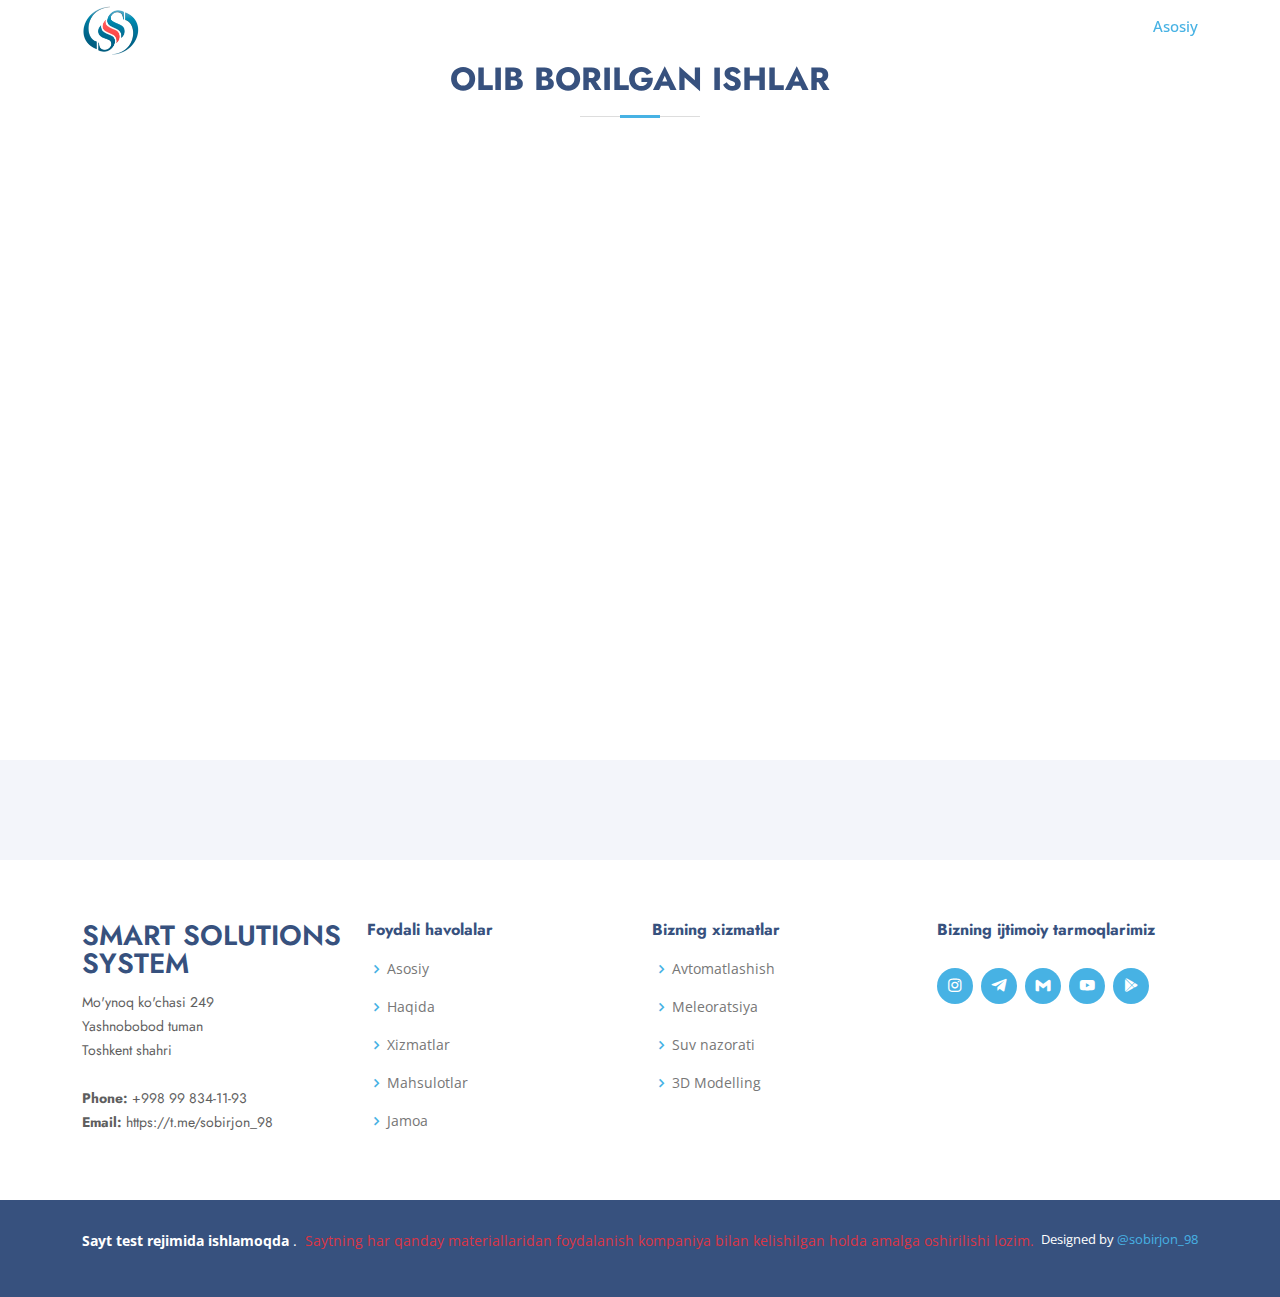
<file: smart-second-master/video.html>
<!DOCTYPE html>
<html lang="en">

<head>
  <meta charset="utf-8">
  <meta content="width=device-width, initial-scale=1.0" name="viewport">

  <title>Smart Solutions System</title>
  <meta content="" name="description">
  <meta content="" name="keywords">

  <!-- Favicons -->
  <link href="assets/img/favicon.png" rel="icon">
  <link href="assets/img/apple-touch-icon.png" rel="apple-touch-icon">

  <!-- Google Fonts -->
  <link href="https://fonts.googleapis.com/css?family=Open+Sans:300,300i,400,400i,600,600i,700,700i|Jost:300,300i,400,400i,500,500i,600,600i,700,700i|Poppins:300,300i,400,400i,500,500i,600,600i,700,700i" rel="stylesheet">

  <!-- Vendor CSS Files -->
  <link href="assets/vendor/aos/aos.css" rel="stylesheet">
  <link href="assets/vendor/bootstrap/css/bootstrap.min.css" rel="stylesheet">
  <link href="assets/vendor/bootstrap-icons/bootstrap-icons.css" rel="stylesheet">
  <link href="assets/vendor/boxicons/css/boxicons.min.css" rel="stylesheet">
  <link href="assets/vendor/glightbox/css/glightbox.min.css" rel="stylesheet">
  <link href="assets/vendor/remixicon/remixicon.css" rel="stylesheet">
  <link href="assets/vendor/swiper/swiper-bundle.min.css" rel="stylesheet">

  <!--  Main CSS File -->
  <link href="assets/css/style.css" rel="stylesheet">

  
</head>

<body>

  <!-- ======= Header ======= -->
  <header id="header" class="fixed-top ">
    <div class="container d-flex align-items-lg-start">

      
      <a href="index.html" class="logo me-auto"><img src="assets/img/apple-touch-icon.png" alt="" class="img-fluid"></a>

      <nav id="navbar" class="navbar">
        <ul>
          <li><a class="nav-link scrollto active" href="index.html">Asosiy</a></li>
          
        </ul>
        <i class="bi bi-list mobile-nav-toggle"></i>
      </nav><!-- .navbar -->

    </div>
  </header><!-- End Header -->

  <main id="main">

 <section id="pricing" class="pricing">
    <div class="container" data-aos="fade-up">

      <div class="section-title">
        <h2>Olib borilgan ishlar</h2>          
        <p></p>
      </div>

      <div class="row mx-5">

        <div class="col-lg-4" data-aos="fade-up" data-aos-delay="100">
          <div class="wrapper">
            <iframe width="300" height="220" src="https://www.youtube.com/embed/kWINkMYRBmk" title="YouTube video player" frameborder="0" 
            allow="accelerometer; autoplay; clipboard-write; encrypted-media; gyroscope; picture-in-picture" allowfullscreen></iframe>
            
          </div>
        </div>

        <div class="col-lg-4 mt-lg-0" data-aos="fade-up" data-aos-delay="200">
          <div class="wrapper">
            <iframe width="300" height="220" src="https://www.youtube.com/embed/095mM-Rp4FY" title="YouTube video player" frameborder="0"
             allow="accelerometer; autoplay; clipboard-write; encrypted-media; gyroscope; picture-in-picture" allowfullscreen></iframe>
          </div>
        </div>

        <div class="col-lg-4 mt-4 mt-lg-0" data-aos="fade-up" data-aos-delay="300">
          <div class="wrapper">
            <iframe width="300" height="220" src="https://www.youtube.com/embed/ZQv9y0_FeKk" title="YouTube video player" frameborder="0" 
            allow="accelerometer; autoplay; clipboard-write; encrypted-media; gyroscope; picture-in-picture" allowfullscreen></iframe>
          </div>
        </div>

        <!-- ======= bottom-videos ====== -->
        <div class="row d-flex justify-content-center">

        <div class="col-lg-4 mt-4 mt-lg-0 justify-content-lg-start  flex-wrap" data-aos="fade-up" data-aos-delay="300">
           <div class="wrapper">
             <iframe width="300" height="220" src="https://www.youtube.com/embed/y_GhxlUjWq4" title="YouTube video player" frameborder="0" 
              allow="accelerometer; autoplay; clipboard-write; encrypted-media; gyroscope; picture-in-picture" allowfullscreen></iframe>
            </div>
        </div>

          <div class="col-lg-4 mt-4 mt-lg-0 justify-content-center flex-wrap" data-aos="fade-up" data-aos-delay="300">
            <div class="wrapper">
                <iframe width="300" height="220" src="https://www.youtube.com/embed/LEq9QhUEvKc" title="YouTube video player" frameborder="0"
                 allow="accelerometer; autoplay; clipboard-write; encrypted-media; gyroscope; picture-in-picture" allowfullscreen></iframe>
            </div>
          </div>

        </div>

      </div>
    </div>
  </section><!-- End Pricing Section -->


</main><!-- End #main -->

<!-- ======= Footer ======= -->
<footer id="footer">

  <div class="footer-newsletter">
    <div class="container">
      <div class="row justify-content-center">
        
      </div>
    </div>
  </div>

  <div class="footer-top">
    <div class="container">
      <div class="row">

        <div class="col-lg-3 col-md-6 footer-contact">
          <h3>Smart Solutions System</h3>
          <p>
            Mo'ynoq ko'chasi 249 <br>
            Yashnobobod tuman<br>
            Toshkent shahri <br><br>
            <strong>Phone:</strong> +998 99 834-11-93<br>
            <strong>Email:</strong> https://t.me/sobirjon_98<br>
          </p>
        </div>

        <div class="col-lg-3 col-md-6 footer-links">
          <h4>Foydali havolalar</h4>
          <ul>
            <li><i class="bx bx-chevron-right"></i> <a href="#hero">Asosiy</a></li>
            <li><i class="bx bx-chevron-right"></i> <a href="#about">Haqida</a></li>
            <li><i class="bx bx-chevron-right"></i> <a href="#services">Xizmatlar</a></li>
            <li><i class="bx bx-chevron-right"></i> <a href="#portfolio">Mahsulotlar</a></li>
            <li><i class="bx bx-chevron-right"></i> <a href="#team">Jamoa</a></li>
          </ul>
        </div>

        <div class="col-lg-3 col-md-6 footer-links">
          <h4>Bizning xizmatlar</h4>
          <ul>
            <li><i class="bx bx-chevron-right"></i> <a href="#">Avtomatlashish</a></li>
            <li><i class="bx bx-chevron-right"></i> <a href="#">Meleoratsiya</a></li>
            <li><i class="bx bx-chevron-right"></i> <a href="#">Suv nazorati</a></li>
            <li><i class="bx bx-chevron-right"></i> <a href="#">3D Modelling</a></li>
          </ul>
        </div>

        <div class="col-lg-3 col-md-6 footer-links">
          <h4>Bizning ijtimoiy tarmoqlarimiz</h4>
          
          <div class="social-links mt-3">
            <a href="#" class="instagram"><i class="bx bxl-instagram"></i></a>
            <a href="#" class="telegram"><i class="bx bxl-telegram"></i></a>
            <a href="#" class="gmail"><i class="bx bxl-gmail"></i></a>
            <a href="https://www.youtube.com/@smartsolutionssystem8367" class="youtube"><i class="bx bxl-youtube"></i></a>
            <a href="#" class="play-store"><i class="bx bxl-play-store"></i></a>
          </div>
        </div>

      </div>
    </div>
  </div>

  <div class="container footer-bottom clearfix">
    <div class="copyright d-inline-flex">
      <!-- &copy; Copyright -->
       <strong><span>Sayt test rejimida ishlamoqda&NonBreakingSpace;</span></strong>. &NonBreakingSpace;
      <p class="text-danger">Saytning har qanday materiallaridan foydalanish kompaniya bilan kelishilgan holda amalga oshirilishi lozim.</p> 
      
    </div>
    <div class="credits">
      Designed by <a href="https://t.me/sobirjon_98">@sobirjon_98</a>
    </div>
  </div>
</footer><!-- End Footer -->

<div id="preloader"></div>
<a href="#" class="back-to-top d-flex align-items-center justify-content-center"><i class="bi bi-arrow-up-short"></i></a>

<!-- Vendor JS Files -->
<script src="assets/vendor/aos/aos.js"></script>
<script src="assets/vendor/bootstrap/js/bootstrap.bundle.min.js"></script>
<script src="assets/vendor/glightbox/js/glightbox.min.js"></script>
<script src="assets/vendor/isotope-layout/isotope.pkgd.min.js"></script>
<script src="assets/vendor/swiper/swiper-bundle.min.js"></script>
<script src="assets/vendor/waypoints/noframework.waypoints.js"></script>
<script src="assets/vendor/php-email-form/validate.js"></script>

<!--  Main JS File -->
<script src="assets/js/main.js"></script>

</body>

</html>
</file>
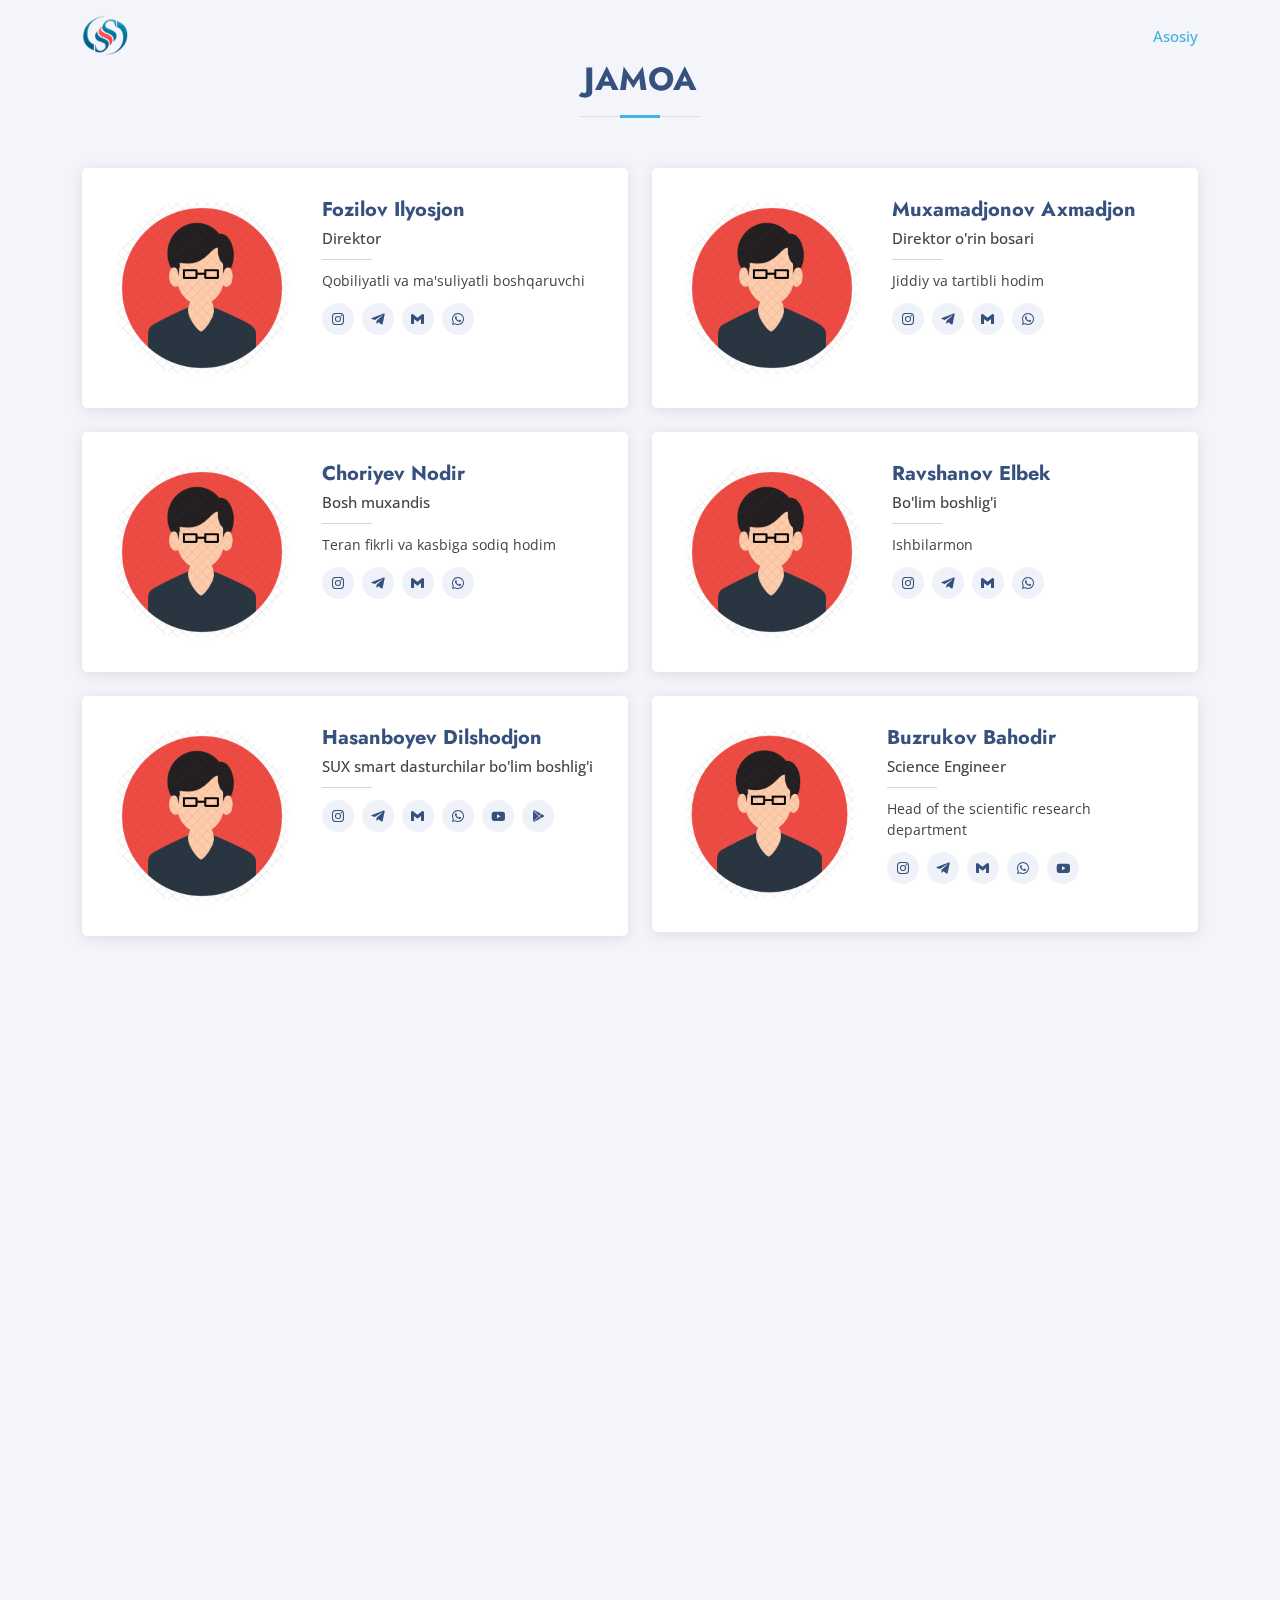
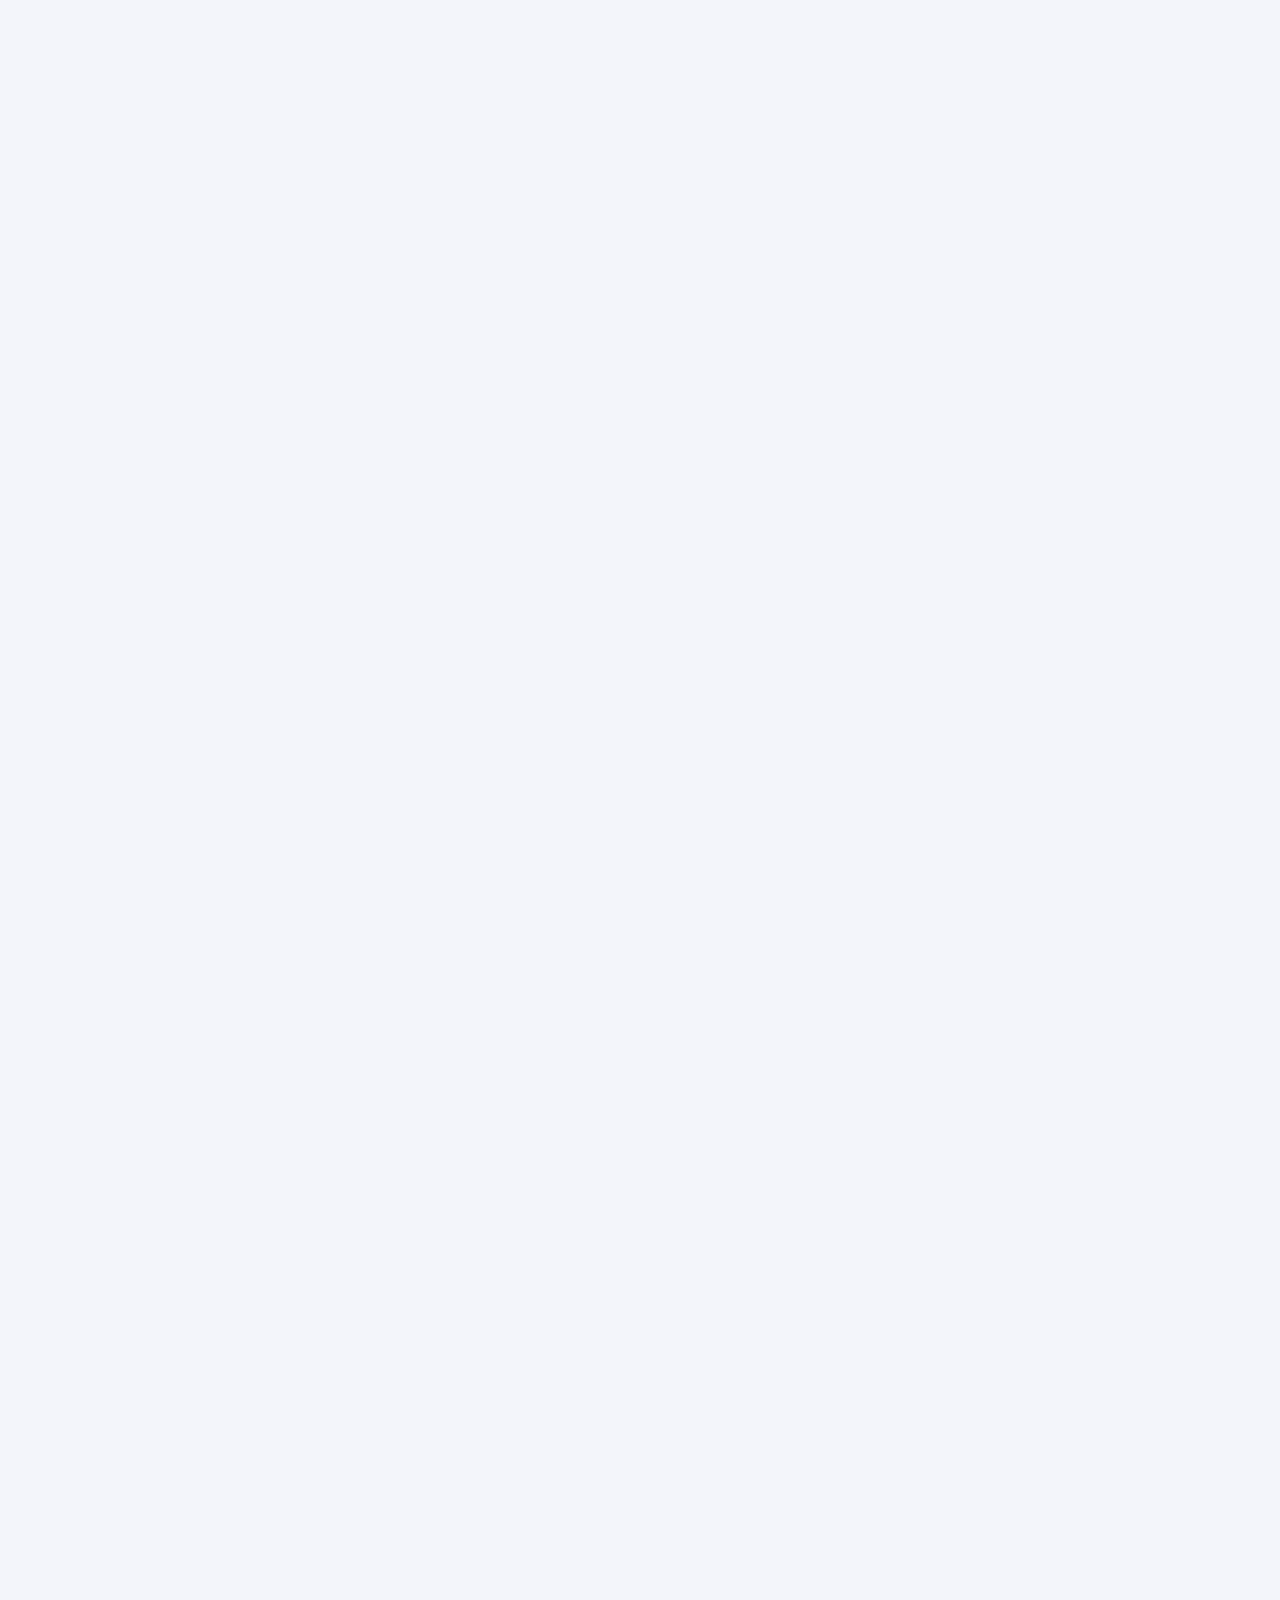
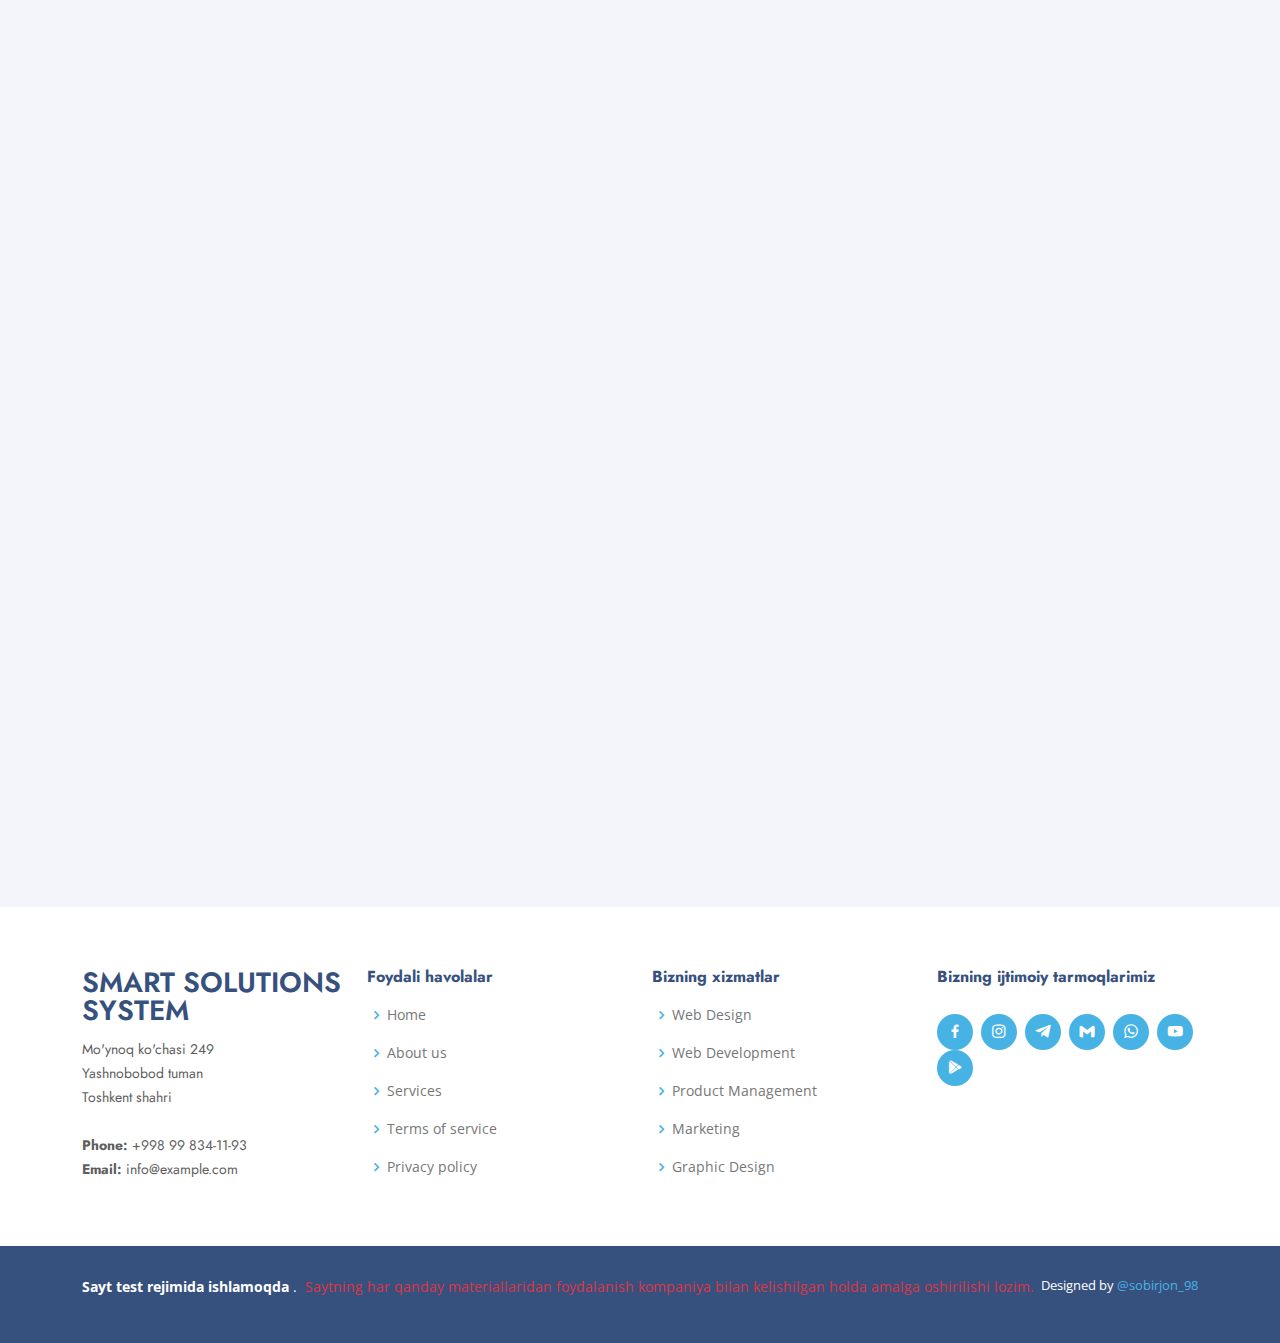
<file: smart-second-master/smart-second-master/team.html>
<!DOCTYPE html>
<html lang="en">

<head>
  <meta charset="utf-8">
  <meta content="width=device-width, initial-scale=1.0" name="viewport">

  <title>Smart Solutions System</title>
  <meta content="" name="description">
  <meta content="" name="keywords">

  <!-- Favicons -->
  <link href="assets/img/favicon.png" rel="icon">
  <link href="assets/img/apple-touch-icon.png" rel="apple-touch-icon">

  <!-- Google Fonts -->
  <link href="https://fonts.googleapis.com/css?family=Open+Sans:300,300i,400,400i,600,600i,700,700i|Jost:300,300i,400,400i,500,500i,600,600i,700,700i|Poppins:300,300i,400,400i,500,500i,600,600i,700,700i" rel="stylesheet">

  <!-- Vendor CSS Files -->
  <link href="assets/vendor/aos/aos.css" rel="stylesheet">
  <link href="assets/vendor/bootstrap/css/bootstrap.min.css" rel="stylesheet">
  <link href="assets/vendor/bootstrap-icons/bootstrap-icons.css" rel="stylesheet">
  <link href="assets/vendor/boxicons/css/boxicons.min.css" rel="stylesheet">
  <link href="assets/vendor/glightbox/css/glightbox.min.css" rel="stylesheet">
  <link href="assets/vendor/remixicon/remixicon.css" rel="stylesheet">
  <link href="assets/vendor/swiper/swiper-bundle.min.css" rel="stylesheet">

  <!--  Main CSS File -->
  <link href="assets/css/style.css" rel="stylesheet">

  
</head>

<body>

  <!-- ======= Header ======= -->
  <header id="header" class="fixed-top ">
    <div class="container d-flex align-items-lg-start">

      
      <a href="index.html" class="logo me-auto"><img src="assets/img/apple-touch-icon.png" alt="" class="img-fluid"></a>

      <nav id="navbar" class="navbar">
        <ul>
          <li><a class="nav-link scrollto active" href="index.html">Asosiy</a></li>
          
        </ul>
        <i class="bi bi-list mobile-nav-toggle"></i>
      </nav><!-- .navbar -->

    </div>
  </header><!-- End Header -->

  <main id="main">
<!-- ======= Team Section ======= -->
<section id="team" class="team section-bg">
    <div class="container" data-aos="fade-up">

      <div class="section-title">
        <h2>Jamoa</h2>
        <p></p>
      </div>

      <div class="row">

        <div class="col-lg-6">
          <div class="member d-flex align-items-start" data-aos="zoom-in" data-aos-delay="100">
            <div class="pic"><img src="assets/img/team/forall.png" class="img-fluid" alt=""></div>
            <div class="member-info">
              <h4>Fozilov Ilyosjon</h4>
              <span>Direktor</span>
              <p>Qobiliyatli va ma'suliyatli boshqaruvchi</p>
              <div class="social">
                <a href="#" class="instagram"><i class="bx bxl-instagram"></i></a>
            <a href="#" class="telegram"><i class="bx bxl-telegram"></i></a>
            <a href="#" class="gmail"><i class="bx bxl-gmail"></i></a>
            <a href="#" class="whatsapp"><i class="bx bxl-whatsapp"></i></a>
              </div>
            </div>
          </div>
        </div>

        <div class="col-lg-6 mt-4 mt-lg-0">
          <div class="member d-flex align-items-start" data-aos="zoom-in" data-aos-delay="200">
            <div class="pic"><img src="assets/img/team/forall.png" class="img-fluid" alt=""></div>
            <div class="member-info">
              <h4>Muxamadjonov Axmadjon</h4>
              <span>Direktor o'rin bosari</span>
              <p>Jiddiy va tartibli hodim</p>
              <div class="social">
                <a href="#" class="instagram"><i class="bx bxl-instagram"></i></a>
            <a href="#" class="telegram"><i class="bx bxl-telegram"></i></a>
            <a href="#" class="gmail"><i class="bx bxl-gmail"></i></a>
            <a href="#" class="whatsapp"><i class="bx bxl-whatsapp"></i></a>
              </div>
            </div>
          </div>
        </div>

        <div class="col-lg-6 mt-4">
          <div class="member d-flex align-items-start" data-aos="zoom-in" data-aos-delay="300">
            <div class="pic"><img src="assets/img/team/forall.png" class="img-fluid" alt=""></div>
            <div class="member-info">
              <h4>Choriyev Nodir</h4>
              <span>Bosh muxandis</span>
              <p>Teran fikrli va kasbiga sodiq hodim</p>
              <div class="social">
                <a href="#" class="instagram"><i class="bx bxl-instagram"></i></a>
            <a href="#" class="telegram"><i class="bx bxl-telegram"></i></a>
            <a href="#" class="gmail"><i class="bx bxl-gmail"></i></a>
            <a href="#" class="whatsapp"><i class="bx bxl-whatsapp"></i></a>
              </div>
            </div>
          </div>
        </div>

        <div class="col-lg-6 mt-4">
          <div class="member d-flex align-items-start" data-aos="zoom-in" data-aos-delay="400">
            <div class="pic"><img src="assets/img/team/forall.png" class="img-fluid" alt=""></div>
            <div class="member-info">
              <h4>Ravshanov Elbek</h4>
              <span>Bo'lim boshlig'i</span>
              <p>Ishbilarmon</p>
              <div class="social">
                <a href="#" class="instagram"><i class="bx bxl-instagram"></i></a>
            <a href="#" class="telegram"><i class="bx bxl-telegram"></i></a>
            <a href="#" class="gmail"><i class="bx bxl-gmail"></i></a>
            <a href="#" class="whatsapp"><i class="bx bxl-whatsapp"></i></a>
              </div>
            </div>
          </div>
        </div>
         
  
          <div class="col-lg-6 mt-4">
            <div class="member d-flex align-items-start" data-aos="zoom-in" data-aos-delay="400">
              <div class="pic"><img src="assets/img/team/forall.png" class="img-fluid" alt=""></div>
              <div class="member-info">
                <h4>Hasanboyev Dilshodjon</h4> 
                <span>SUX smart dasturchilar bo'lim boshlig'i</span>
                <p></p>
                <div class="social">
              <a href="#" class="instagram"><i class="bx bxl-instagram"></i></a>
              <a href="https://t.me/dilshodjon216" class="telegram"><i class="bx bxl-telegram"></i></a>
              <a href="" class="gmail"><i class="bx bxl-gmail"></i></a>
              <a href="#" class="whatsapp"><i class="bx bxl-whatsapp"></i></a>
              <a href="https://www.youtube.com/@smartsolutionssystem8367" class="youtube"><i class="bx bxl-youtube"></i></a>
              <a href="#" class="play-store"><i class="bx bxl-play-store"></i></a>
                </div>
              </div>
            </div>
          </div>
  
          <div class="col-lg-6 mt-4">
            <div class="member d-flex align-items-start" data-aos="zoom-in" data-aos-delay="300">
              <div class="pic"><img src="assets/img/team/forall.png" class="img-fluid" alt=""></div>
              <div class="member-info">
                <h4>Buzrukov Bahodir</h4>
                <span>Science Engineer</span>
                <p>Head of the scientific research department</p>
                <div class="social">
                  <a href="#" class="instagram"><i class="bx bxl-instagram"></i></a>
              <a href="#" class="telegram"><i class="bx bxl-telegram"></i></a>
              <a href="#" class="gmail"><i class="bx bxl-gmail"></i></a>
              <a href="#" class="whatsapp"><i class="bx bxl-whatsapp"></i></a>
              <a href="https://www.youtube.com/@smartsolutionssystem8367" class="youtube"><i class="bx bxl-youtube"></i></a>
                </div>
              </div>
            </div>
          </div>

          <div class="col-lg-6 mt-4">
            <div class="member d-flex align-items-start" data-aos="zoom-in" data-aos-delay="300">
              <div class="pic"><img src="assets/img/team/forall.png" class="img-fluid" alt=""></div>
              <div class="member-info">
                <h4></h4>
                <span></span>
                <p></p>
                <div class="social">
                  <a href="#" class="instagram"><i class="bx bxl-instagram"></i></a>
              <a href="#" class="telegram"><i class="bx bxl-telegram"></i></a>
              <a href="#" class="gmail"><i class="bx bxl-gmail"></i></a>
              <a href="#" class="whatsapp"><i class="bx bxl-whatsapp"></i></a>
                </div>
              </div>
            </div>
          </div>
  
          <div class="col-lg-6 mt-4">
            <div class="member d-flex align-items-start" data-aos="zoom-in" data-aos-delay="400">
              <div class="pic"><img src="assets/img/team/forall.png" class="img-fluid" alt=""></div>
              <div class="member-info">
                <h4>Ravshanov Elbek</h4>
                <span>Engineer</span>
                <p>Lead of Mechatronics Engineer</p>
                <div class="social">
                  <a href="#" class="instagram"><i class="bx bxl-instagram"></i></a>
              <a href="#" class="telegram"><i class="bx bxl-telegram"></i></a>
              <a href="#" class="gmail"><i class="bx bxl-gmail"></i></a>
              <a href="#" class="whatsapp"><i class="bx bxl-whatsapp"></i></a>
                </div>
              </div>
            </div>
          </div>
  
          <div class="col-lg-6 mt-4">
            <div class="member d-flex align-items-start" data-aos="zoom-in" data-aos-delay="400">
              <div class="pic"><img src="assets/img/team/forall.png" class="img-fluid" alt=""></div>
              <div class="member-info">
                <h4>Hasanboyev Dilshodjon</h4>
                <span>Full Stuck Developer</span>
                <p></p>
                <div class="social">
                  <a href="#" class="instagram"><i class="bx bxl-instagram"></i></a>
              <a href="#" class="telegram"><i class="bx bxl-telegram"></i></a>
              <a href="#" class="gmail"><i class="bx bxl-gmail"></i></a>
              <a href="#" class="whatsapp"><i class="bx bxl-whatsapp"></i></a>
              <a href="https://www.youtube.com/@smartsolutionssystem8367" class="youtube"><i class="bx bxl-youtube"></i></a>
              <a href="#" class="play-store"><i class="bx bxl-play-store"></i></a>
                </div>
              </div>
            </div>
          </div>
  
          <div class="col-lg-6 mt-4">
            <div class="member d-flex align-items-start" data-aos="zoom-in" data-aos-delay="300">
              <div class="pic"><img src="assets/img/team/forall.png" class="img-fluid" alt=""></div>
              <div class="member-info">
                <h4>Buzrukov Bahodir</h4>
                <span>Science Engineer</span>
                <p>Head of the scientific research department</p>
                <div class="social">
                  <a href="#" class="instagram"><i class="bx bxl-instagram"></i></a>
              <a href="#" class="telegram"><i class="bx bxl-telegram"></i></a>
              <a href="#" class="gmail"><i class="bx bxl-gmail"></i></a>
              <a href="#" class="whatsapp"><i class="bx bxl-whatsapp"></i></a>
              <a href="https://www.youtube.com/@smartsolutionssystem8367" class="youtube"><i class="bx bxl-youtube"></i></a>
                </div>
              </div>
            </div>
          </div>


          <div class="col-lg-6 mt-4">
            <div class="member d-flex align-items-start" data-aos="zoom-in" data-aos-delay="300">
              <div class="pic"><img src="assets/img/team/forall.png" class="img-fluid" alt=""></div>
              <div class="member-info">
                <h4>Choriyev Nodir</h4>
                <span></span>
                <p></p>
                <div class="social">
                  <a href="#" class="instagram"><i class="bx bxl-instagram"></i></a>
              <a href="#" class="telegram"><i class="bx bxl-telegram"></i></a>
              <a href="#" class="gmail"><i class="bx bxl-gmail"></i></a>
              <a href="#" class="whatsapp"><i class="bx bxl-whatsapp"></i></a>
                </div>
              </div>
            </div>
          </div>
  
          <div class="col-lg-6 mt-4">
            <div class="member d-flex align-items-start" data-aos="zoom-in" data-aos-delay="400">
              <div class="pic"><img src="assets/img/team/forall.png" class="img-fluid" alt=""></div>
              <div class="member-info">
                <h4>Ravshanov Elbek</h4>
                <span>vvvvv</span>
                <p>Dolorum tempora officiis odit laborum officiis et et accusamus</p>
                <div class="social">
                  <a href="#" class="instagram"><i class="bx bxl-instagram"></i></a>
              <a href="#" class="telegram"><i class="bx bxl-telegram"></i></a>
              <a href="#" class="gmail"><i class="bx bxl-gmail"></i></a>
              <a href="#" class="whatsapp"><i class="bx bxl-whatsapp"></i></a>
                </div>
              </div>
            </div>
          </div>
  
          <div class="col-lg-6 mt-4">
            <div class="member d-flex align-items-start" data-aos="zoom-in" data-aos-delay="400">
              <div class="pic"><img src="assets/img/team/forall.png" class="img-fluid" alt=""></div>
              <div class="member-info">
                <h4>Hasanboyev Dilshodjon</h4>
                <span>Dasturchi</span>
                <p>Lorem ipsum, dolor sit amet consectetur adipisicing elit.</p>
                <div class="social">
                  <a href="#" class="instagram"><i class="bx bxl-instagram"></i></a>
              <a href="#" class="telegram"><i class="bx bxl-telegram"></i></a>
              <a href="#" class="gmail"><i class="bx bxl-gmail"></i></a>
              <a href="#" class="whatsapp"><i class="bx bxl-whatsapp"></i></a>
              <a href="https://www.youtube.com/@smartsolutionssystem8367" class="youtube"><i class="bx bxl-youtube"></i></a>
              <a href="#" class="play-store"><i class="bx bxl-play-store"></i></a>
                </div>
              </div>
            </div>
          </div>
  
          <div class="col-lg-6 mt-4">
            <div class="member d-flex align-items-start" data-aos="zoom-in" data-aos-delay="300">
              <div class="pic"><img src="assets/img/team/forall.png" class="img-fluid" alt=""></div>
              <div class="member-info">
                <h4>Buzrukov Bahodir</h4>
                <span>vvvvvv</span>
                <p>Quisquam facilis cum velit laborum corrupti fuga rerum quia</p>
                <div class="social">
                  <a href="#" class="instagram"><i class="bx bxl-instagram"></i></a>
              <a href="#" class="telegram"><i class="bx bxl-telegram"></i></a>
              <a href="#" class="gmail"><i class="bx bxl-gmail"></i></a>
              <a href="#" class="whatsapp"><i class="bx bxl-whatsapp"></i></a>
              <a href="https://www.youtube.com/@smartsolutionssystem8367" class="youtube"><i class="bx bxl-youtube"></i></a>
                </div>
              </div>
            </div>
          </div>



          <div class="col-lg-6 mt-4">
            <div class="member d-flex align-items-start" data-aos="zoom-in" data-aos-delay="300">
              <div class="pic"><img src="assets/img/team/forall.png" class="img-fluid" alt=""></div>
              <div class="member-info">
                <h4>Choriyev Nodir</h4>
                <span>vvvvv</span>
                <p>Quisquam facilis cum velit laborum corrupti fuga rerum quia</p>
                <div class="social">
                  <a href="#" class="instagram"><i class="bx bxl-instagram"></i></a>
              <a href="#" class="telegram"><i class="bx bxl-telegram"></i></a>
              <a href="#" class="gmail"><i class="bx bxl-gmail"></i></a>
              <a href="#" class="whatsapp"><i class="bx bxl-whatsapp"></i></a>
                </div>
              </div>
            </div>
          </div>
  
          <div class="col-lg-6 mt-4">
            <div class="member d-flex align-items-start" data-aos="zoom-in" data-aos-delay="400">
              <div class="pic"><img src="assets/img/team/forall.png" class="img-fluid" alt=""></div>
              <div class="member-info">
                <h4>Ravshanov Elbek</h4>
                <span>vvvvv</span>
                <p>Dolorum tempora officiis odit laborum officiis et et accusamus</p>
                <div class="social">
                  <a href="#" class="instagram"><i class="bx bxl-instagram"></i></a>
              <a href="#" class="telegram"><i class="bx bxl-telegram"></i></a>
              <a href="#" class="gmail"><i class="bx bxl-gmail"></i></a>
              <a href="#" class="whatsapp"><i class="bx bxl-whatsapp"></i></a>
                </div>
              </div>
            </div>
          </div>
  
          <div class="col-lg-6 mt-4">
            <div class="member d-flex align-items-start" data-aos="zoom-in" data-aos-delay="400">
              <div class="pic"><img src="assets/img/team/forall.png" class="img-fluid" alt=""></div>
              <div class="member-info">
                <h4>Hasanboyev Dilshodjon</h4>
                <span>Dasturchi</span>
                <p>Lorem ipsum, dolor sit amet consectetur adipisicing elit.</p>
                <div class="social">
                  <a href="#" class="instagram"><i class="bx bxl-instagram"></i></a>
              <a href="#" class="telegram"><i class="bx bxl-telegram"></i></a>
              <a href="#" class="gmail"><i class="bx bxl-gmail"></i></a>
              <a href="#" class="whatsapp"><i class="bx bxl-whatsapp"></i></a>
              <a href="https://www.youtube.com/@smartsolutionssystem8367" class="youtube"><i class="bx bxl-youtube"></i></a>
              <a href="#" class="play-store"><i class="bx bxl-play-store"></i></a>
                </div>
              </div>
            </div>
          </div>
  
          <div class="col-lg-6 mt-4">
            <div class="member d-flex align-items-start" data-aos="zoom-in" data-aos-delay="300">
              <div class="pic"><img src="assets/img/team/forall.png" class="img-fluid" alt=""></div>
              <div class="member-info">
                <h4>Buzrukov Bahodir</h4>
                <span>vvvvvv</span>
                <p>Quisquam facilis cum velit laborum corrupti fuga rerum quia</p>
                <div class="social">
                  <a href="#" class="instagram"><i class="bx bxl-instagram"></i></a>
              <a href="#" class="telegram"><i class="bx bxl-telegram"></i></a>
              <a href="#" class="gmail"><i class="bx bxl-gmail"></i></a>
              <a href="#" class="whatsapp"><i class="bx bxl-whatsapp"></i></a>
              <a href="https://www.youtube.com/@smartsolutionssystem8367" class="youtube"><i class="bx bxl-youtube"></i></a>
                </div>
              </div>
            </div>
          </div>


          <div class="col-lg-6 mt-4">
            <div class="member d-flex align-items-start" data-aos="zoom-in" data-aos-delay="300">
              <div class="pic"><img src="assets/img/team/forall.png" class="img-fluid" alt=""></div>
              <div class="member-info">
                <h4>Choriyev Nodir</h4>
                <span>vvvvv</span>
                <p>Quisquam facilis cum velit laborum corrupti fuga rerum quia</p>
                <div class="social">
                  <a href="#" class="instagram"><i class="bx bxl-instagram"></i></a>
              <a href="#" class="telegram"><i class="bx bxl-telegram"></i></a>
              <a href="#" class="gmail"><i class="bx bxl-gmail"></i></a>
              <a href="#" class="whatsapp"><i class="bx bxl-whatsapp"></i></a>
                </div>
              </div>
            </div>
          </div>
  
          <div class="col-lg-6 mt-4">
            <div class="member d-flex align-items-start" data-aos="zoom-in" data-aos-delay="400">
              <div class="pic"><img src="assets/img/team/forall.png" class="img-fluid" alt=""></div>
              <div class="member-info">
                <h4>Ravshanov Elbek</h4>
                <span>vvvvv</span>
                <p>Dolorum tempora officiis odit laborum officiis et et accusamus</p>
                <div class="social">
                  <a href="#" class="instagram"><i class="bx bxl-instagram"></i></a>
              <a href="#" class="telegram"><i class="bx bxl-telegram"></i></a>
              <a href="#" class="gmail"><i class="bx bxl-gmail"></i></a>
              <a href="#" class="whatsapp"><i class="bx bxl-whatsapp"></i></a>
                </div>
              </div>
            </div>
          </div>
  
          <div class="col-lg-6 mt-4">
            <div class="member d-flex align-items-start" data-aos="zoom-in" data-aos-delay="400">
              <div class="pic"><img src="assets/img/team/forall.png" class="img-fluid" alt=""></div>
              <div class="member-info">
                <h4>Hasanboyev Dilshodjon</h4>
                <span>Dasturchi</span>
                <p>Lorem ipsum, dolor sit amet consectetur adipisicing elit.</p>
                <div class="social">
                  <a href="#" class="instagram"><i class="bx bxl-instagram"></i></a>
              <a href="#" class="telegram"><i class="bx bxl-telegram"></i></a>
              <a href="#" class="gmail"><i class="bx bxl-gmail"></i></a>
              <a href="#" class="whatsapp"><i class="bx bxl-whatsapp"></i></a>
              <a href="https://www.youtube.com/@smartsolutionssystem8367" class="youtube"><i class="bx bxl-youtube"></i></a>
              <a href="#" class="play-store"><i class="bx bxl-play-store"></i></a>
                </div>
              </div>
            </div>
          </div>
  
          <div class="col-lg-6 mt-4">
            <div class="member d-flex align-items-start" data-aos="zoom-in" data-aos-delay="300">
              <div class="pic"><img src="assets/img/team/forall.png" class="img-fluid" alt=""></div>
              <div class="member-info">
                <h4>Buzrukov Bahodir</h4>
                <span>vvvvvv</span>
                <p>Quisquam facilis cum velit laborum corrupti fuga rerum quia</p>
                <div class="social">
                  <a href="#" class="instagram"><i class="bx bxl-instagram"></i></a>
              <a href="#" class="telegram"><i class="bx bxl-telegram"></i></a>
              <a href="#" class="gmail"><i class="bx bxl-gmail"></i></a>
              <a href="#" class="whatsapp"><i class="bx bxl-whatsapp"></i></a>
              <a href="https://www.youtube.com/@smartsolutionssystem8367" class="youtube"><i class="bx bxl-youtube"></i></a>
                </div>
              </div>
            </div>
          </div>


          <div class="col-lg-6 mt-4">
            <div class="member d-flex align-items-start" data-aos="zoom-in" data-aos-delay="300">
              <div class="pic"><img src="assets/img/team/forall.png" class="img-fluid" alt=""></div>
              <div class="member-info">
                <h4>Choriyev Nodir</h4>
                <span>vvvvv</span>
                <p>Quisquam facilis cum velit laborum corrupti fuga rerum quia</p>
                <div class="social">
                  <a href="#" class="instagram"><i class="bx bxl-instagram"></i></a>
              <a href="#" class="telegram"><i class="bx bxl-telegram"></i></a>
              <a href="#" class="gmail"><i class="bx bxl-gmail"></i></a>
              <a href="#" class="whatsapp"><i class="bx bxl-whatsapp"></i></a>
                </div>
              </div>
            </div>
          </div>
  
          <div class="col-lg-6 mt-4">
            <div class="member d-flex align-items-start" data-aos="zoom-in" data-aos-delay="400">
              <div class="pic"><img src="assets/img/team/forall.png" class="img-fluid" alt=""></div>
              <div class="member-info">
                <h4>Ravshanov Elbek</h4>
                <span>vvvvv</span>
                <p>Dolorum tempora officiis odit laborum officiis et et accusamus</p>
                <div class="social">
                  <a href="#" class="instagram"><i class="bx bxl-instagram"></i></a>
              <a href="#" class="telegram"><i class="bx bxl-telegram"></i></a>
              <a href="#" class="gmail"><i class="bx bxl-gmail"></i></a>
              <a href="#" class="whatsapp"><i class="bx bxl-whatsapp"></i></a>
                </div>
              </div>
            </div>
          </div>
  
          <div class="col-lg-6 mt-4">
            <div class="member d-flex align-items-start" data-aos="zoom-in" data-aos-delay="400">
              <div class="pic"><img src="assets/img/team/forall.png" class="img-fluid" alt=""></div>
              <div class="member-info">
                <h4>Hasanboyev Dilshodjon</h4>
                <span>Dasturchi</span>
                <p>Lorem ipsum, dolor sit amet consectetur adipisicing elit.</p>
                <div class="social">
                  <a href="#" class="instagram"><i class="bx bxl-instagram"></i></a>
              <a href="#" class="telegram"><i class="bx bxl-telegram"></i></a>
              <a href="#" class="gmail"><i class="bx bxl-gmail"></i></a>
              <a href="#" class="whatsapp"><i class="bx bxl-whatsapp"></i></a>
              <a href="https://www.youtube.com/@smartsolutionssystem8367" class="youtube"><i class="bx bxl-youtube"></i></a>
              <a href="#" class="play-store"><i class="bx bxl-play-store"></i></a>
                </div>
              </div>
            </div>
          </div>
  
          <div class="col-lg-6 mt-4">
            <div class="member d-flex align-items-start" data-aos="zoom-in" data-aos-delay="300">
              <div class="pic"><img src="assets/img/team/forall.png" class="img-fluid" alt=""></div>
              <div class="member-info">
                <h4>Buzrukov Bahodir</h4>
                <span>vvvvvv</span>
                <p>Quisquam facilis cum velit laborum corrupti fuga rerum quia</p>
                <div class="social">
                  <a href="#" class="instagram"><i class="bx bxl-instagram"></i></a>
              <a href="#" class="telegram"><i class="bx bxl-telegram"></i></a>
              <a href="#" class="gmail"><i class="bx bxl-gmail"></i></a>
              <a href="#" class="whatsapp"><i class="bx bxl-whatsapp"></i></a>
              <a href="https://www.youtube.com/@smartsolutionssystem8367" class="youtube"><i class="bx bxl-youtube"></i></a>
                </div>
              </div>
            </div>
          </div>


          <div class="col-lg-6 mt-4">
            <div class="member d-flex align-items-start" data-aos="zoom-in" data-aos-delay="300">
              <div class="pic"><img src="assets/img/team/forall.png" class="img-fluid" alt=""></div>
              <div class="member-info">
                <h4>Choriyev Nodir</h4>
                <span>vvvvv</span>
                <p>Quisquam facilis cum velit laborum corrupti fuga rerum quia</p>
                <div class="social">
                  <a href="#" class="instagram"><i class="bx bxl-instagram"></i></a>
              <a href="#" class="telegram"><i class="bx bxl-telegram"></i></a>
              <a href="#" class="gmail"><i class="bx bxl-gmail"></i></a>
              <a href="#" class="whatsapp"><i class="bx bxl-whatsapp"></i></a>
                </div>    
              </div>
            </div>
          </div>
  
          <div class="col-lg-6 mt-4">
            <div class="member d-flex align-items-start" data-aos="zoom-in" data-aos-delay="400">
              <div class="pic"><img src="assets/img/team/forall.png" class="img-fluid" alt=""></div>
              <div class="member-info">
                <h4>Ravshanov Elbek</h4>
                <span>Bo'lim boshlig'i</span>
                <p></p>
                <div class="social">
                  <a href="#" class="instagram"><i class="bx bxl-instagram"></i></a>
              <a href="#" class="telegram"><i class="bx bxl-telegram"></i></a>
              <a href="#" class="gmail"><i class="bx bxl-gmail"></i></a>
              <a href="#" class="whatsapp"><i class="bx bxl-whatsapp"></i></a>
                </div>
              </div>
            </div>
          </div>
  
          <div class="col-lg-6 mt-4">
            <div class="member d-flex align-items-start" data-aos="zoom-in" data-aos-delay="400">
              <div class="pic"><img src="assets/img/team/forall.png" class="img-fluid" alt=""></div>
              <div class="member-info">
                <h4>Hasanboyev Dilshodjon</h4>
                <span>Dasturchi</span>
                <p>Izlanuvchan va kuchli programmist</p>
                <div class="social">
                  <a href="#" class="instagram"><i class="bx bxl-instagram"></i></a>
              <a href="#" class="telegram"><i class="bx bxl-telegram"></i></a>
              <a href="#" class="gmail"><i class="bx bxl-gmail"></i></a>
              <a href="#" class="whatsapp"><i class="bx bxl-whatsapp"></i></a>
              <a href="https://www.youtube.com/@smartsolutionssystem8367" class="youtube"><i class="bx bxl-youtube"></i></a>
              <a href="#" class="play-store"><i class="bx bxl-play-store"></i></a>
                </div>
              </div>
            </div>
          </div>
  
          <div class="col-lg-6 mt-4">
            <div class="member d-flex align-items-start" data-aos="zoom-in" data-aos-delay="300">
              <div class="pic"><img src="assets/img/team/forall.png" class="img-fluid" alt=""></div>
              <div class="member-info">
                <h4>Buzrukov Bahodir</h4>
                <span>vvvvvv</span>
                <p>Quisquam facilis cum velit laborum corrupti fuga rerum quia</p>
                <div class="social">
                  <a href="#" class="instagram"><i class="bx bxl-instagram"></i></a>
              <a href="#" class="telegram"><i class="bx bxl-telegram"></i></a>
              <a href="#" class="gmail"><i class="bx bxl-gmail"></i></a>
              <a href="#" class="whatsapp"><i class="bx bxl-whatsapp"></i></a>
              <a href="https://www.youtube.com/@smartsolutionssystem8367" class="youtube"><i class="bx bxl-youtube"></i></a>
                </div>
              </div>
            </div>
          </div>

        
        
        

      </div>

      

    </div>
    
    
  </section><!-- End Team Section -->
    

   

  </main><!-- End #main -->

  <!-- ======= Footer ======= -->
  <footer id="footer">

    <div class="footer-newsletter">
      <div class="container">
        <div class="row justify-content-center">
          
        </div>
      </div>
    </div>

    <div class="footer-top">
      <div class="container">
        <div class="row">

          <div class="col-lg-3 col-md-6 footer-contact">
            <h3>Smart Solutions System</h3>
            <p>
              Mo'ynoq ko'chasi 249 <br>
              Yashnobobod tuman<br>
              Toshkent shahri <br><br>
              <strong>Phone:</strong> +998 99 834-11-93<br>
              <strong>Email:</strong> info@example.com<br>
            </p>
          </div>

          <div class="col-lg-3 col-md-6 footer-links">
            <h4>Foydali havolalar</h4>
            <ul>
              <li><i class="bx bx-chevron-right"></i> <a href="#">Home</a></li>
              <li><i class="bx bx-chevron-right"></i> <a href="#">About us</a></li>
              <li><i class="bx bx-chevron-right"></i> <a href="#">Services</a></li>
              <li><i class="bx bx-chevron-right"></i> <a href="#">Terms of service</a></li>
              <li><i class="bx bx-chevron-right"></i> <a href="#">Privacy policy</a></li>
            </ul>
          </div>

          <div class="col-lg-3 col-md-6 footer-links">
            <h4>Bizning xizmatlar</h4>
            <ul>
              <li><i class="bx bx-chevron-right"></i> <a href="#">Web Design</a></li>
              <li><i class="bx bx-chevron-right"></i> <a href="#">Web Development</a></li>
              <li><i class="bx bx-chevron-right"></i> <a href="#">Product Management</a></li>
              <li><i class="bx bx-chevron-right"></i> <a href="#">Marketing</a></li>
              <li><i class="bx bx-chevron-right"></i> <a href="#">Graphic Design</a></li>
            </ul>
          </div>

          <div class="col-lg-3 col-md-6 footer-links">
            <h4>Bizning ijtimoiy tarmoqlarimiz</h4>
            
            <div class="social-links mt-3">
              <a href="#" class="facebook"><i class="bx bxl-facebook"></i></a>
              <a href="#" class="instagram"><i class="bx bxl-instagram"></i></a>
              <a href="#" class="telegram"><i class="bx bxl-telegram"></i></a>
              <a href="#" class="gmail"><i class="bx bxl-gmail"></i></a>
              <a href="#" class="whatsapp"><i class="bx bxl-whatsapp"></i></a>
              <a href="https://www.youtube.com/@smartsolutionssystem8367" class="youtube"><i class="bx bxl-youtube"></i></a>
              <a href="#" class="play-store"><i class="bx bxl-play-store"></i></a>
            </div>
          </div>

        </div>
      </div>
    </div>

    <div class="container footer-bottom clearfix">
      <div class="copyright d-inline-flex">
        <!-- &copy; Copyright -->
         <strong><span>Sayt test rejimida ishlamoqda&NonBreakingSpace;</span></strong>. &NonBreakingSpace;
        <p class="text-danger">Saytning har qanday materiallaridan foydalanish kompaniya bilan kelishilgan holda amalga oshirilishi lozim.</p> 
        
      </div>
      <div class="credits">
        Designed by <a href="https://t.me/sobirjon_98">@sobirjon_98</a>
      </div>
    </div>
  </footer><!-- End Footer -->

  <div id="preloader"></div>
  <a href="#" class="back-to-top d-flex align-items-center justify-content-center"><i class="bi bi-arrow-up-short"></i></a>

  <!-- Vendor JS Files -->
  <script src="assets/vendor/aos/aos.js"></script>
  <script src="assets/vendor/bootstrap/js/bootstrap.bundle.min.js"></script>
  <script src="assets/vendor/glightbox/js/glightbox.min.js"></script>
  <script src="assets/vendor/isotope-layout/isotope.pkgd.min.js"></script>
  <script src="assets/vendor/swiper/swiper-bundle.min.js"></script>
  <script src="assets/vendor/waypoints/noframework.waypoints.js"></script>
  <script src="assets/vendor/php-email-form/validate.js"></script>

  <!-- Template Main JS File -->
  <script src="assets/js/main.js"></script>

</body>

</html>
</file>
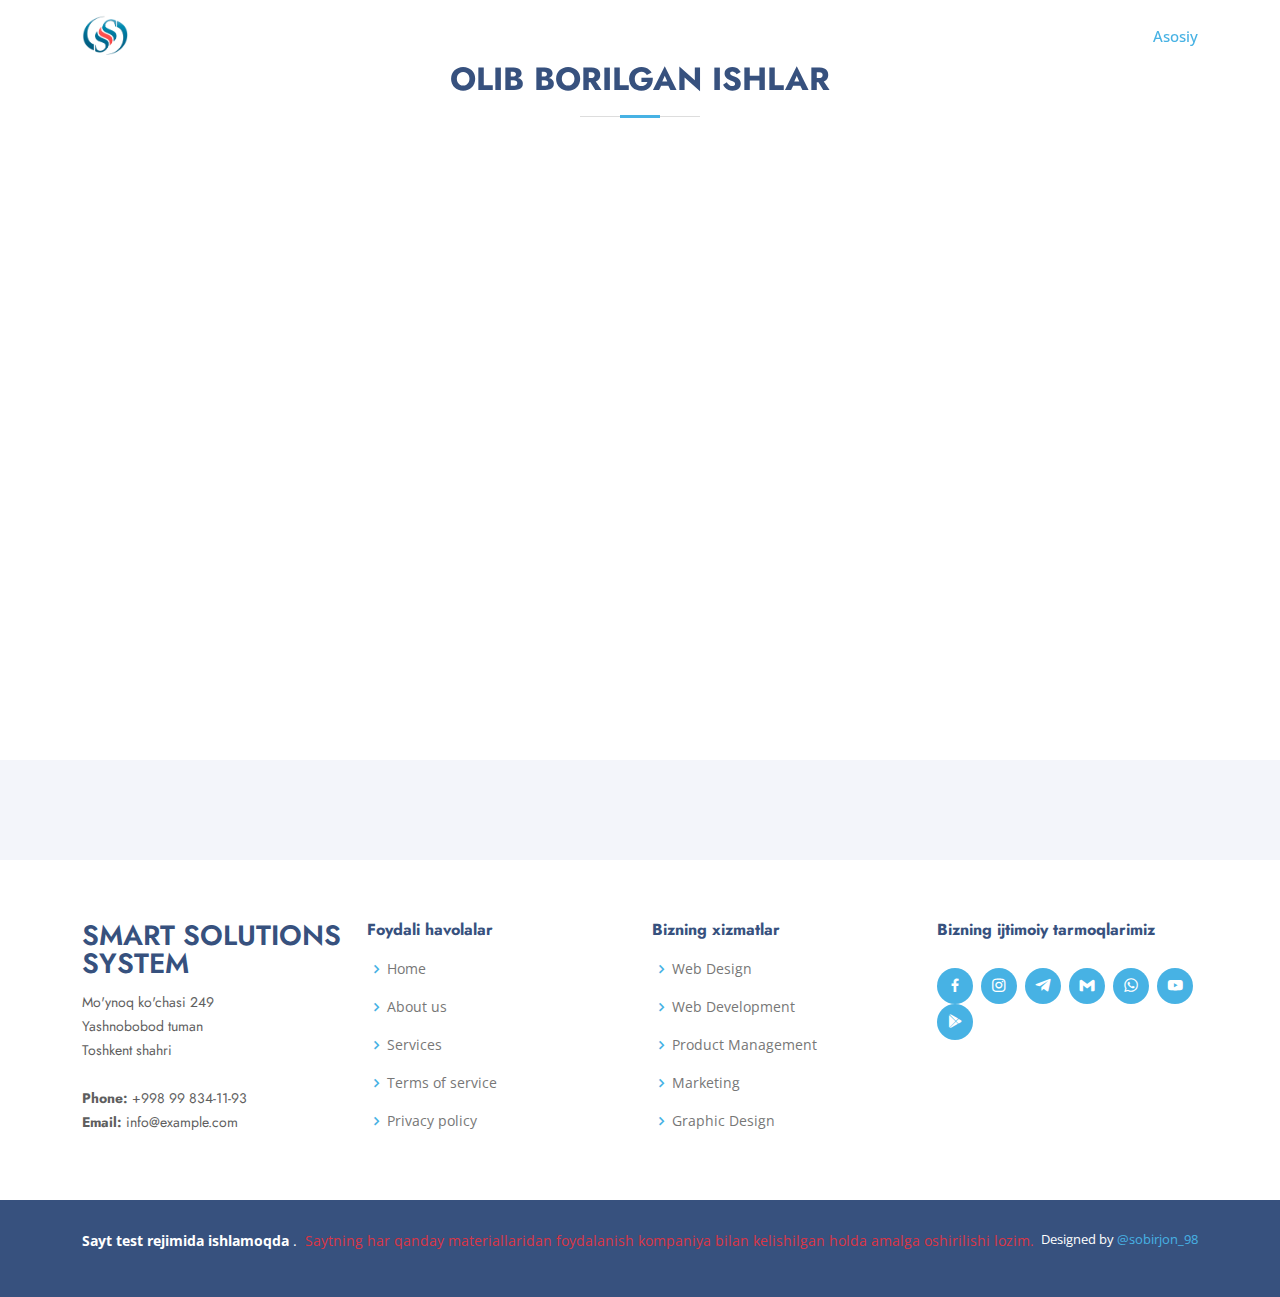
<file: smart-second-master/smart-second-master/video.html>
<!DOCTYPE html>
<html lang="en">

<head>
  <meta charset="utf-8">
  <meta content="width=device-width, initial-scale=1.0" name="viewport">

  <title>Smart Solutions System</title>
  <meta content="" name="description">
  <meta content="" name="keywords">

  <!-- Favicons -->
  <link href="assets/img/favicon.png" rel="icon">
  <link href="assets/img/apple-touch-icon.png" rel="apple-touch-icon">

  <!-- Google Fonts -->
  <link href="https://fonts.googleapis.com/css?family=Open+Sans:300,300i,400,400i,600,600i,700,700i|Jost:300,300i,400,400i,500,500i,600,600i,700,700i|Poppins:300,300i,400,400i,500,500i,600,600i,700,700i" rel="stylesheet">

  <!-- Vendor CSS Files -->
  <link href="assets/vendor/aos/aos.css" rel="stylesheet">
  <link href="assets/vendor/bootstrap/css/bootstrap.min.css" rel="stylesheet">
  <link href="assets/vendor/bootstrap-icons/bootstrap-icons.css" rel="stylesheet">
  <link href="assets/vendor/boxicons/css/boxicons.min.css" rel="stylesheet">
  <link href="assets/vendor/glightbox/css/glightbox.min.css" rel="stylesheet">
  <link href="assets/vendor/remixicon/remixicon.css" rel="stylesheet">
  <link href="assets/vendor/swiper/swiper-bundle.min.css" rel="stylesheet">

  <!--  Main CSS File -->
  <link href="assets/css/style.css" rel="stylesheet">

  
</head>

<body>

  <!-- ======= Header ======= -->
  <header id="header" class="fixed-top ">
    <div class="container d-flex align-items-lg-start">

      
      <a href="index.html" class="logo me-auto"><img src="assets/img/apple-touch-icon.png" alt="" class="img-fluid"></a>

      <nav id="navbar" class="navbar">
        <ul>
          <li><a class="nav-link scrollto active" href="index.html">Asosiy</a></li>
          
        </ul>
        <i class="bi bi-list mobile-nav-toggle"></i>
      </nav><!-- .navbar -->

    </div>
  </header><!-- End Header -->

  <main id="main">

 <section id="pricing" class="pricing">
    <div class="container" data-aos="fade-up">

      <div class="section-title">
        <h2>Olib borilgan ishlar</h2>          
        <p></p>
      </div>

      <div class="row mx-5">

        <div class="col-lg-4" data-aos="fade-up" data-aos-delay="100">
          <div class="wrapper">
            <iframe width="300" height="220" src="https://www.youtube.com/embed/kWINkMYRBmk" title="YouTube video player" frameborder="0" 
            allow="accelerometer; autoplay; clipboard-write; encrypted-media; gyroscope; picture-in-picture" allowfullscreen></iframe>
            
          </div>
        </div>

        <div class="col-lg-4 mt-lg-0" data-aos="fade-up" data-aos-delay="200">
          <div class="wrapper">
            <iframe width="300" height="220" src="https://www.youtube.com/embed/095mM-Rp4FY" title="YouTube video player" frameborder="0"
             allow="accelerometer; autoplay; clipboard-write; encrypted-media; gyroscope; picture-in-picture" allowfullscreen></iframe>
          </div>
        </div>

        <div class="col-lg-4 mt-4 mt-lg-0" data-aos="fade-up" data-aos-delay="300">
          <div class="wrapper">
            <iframe width="300" height="220" src="https://www.youtube.com/embed/ZQv9y0_FeKk" title="YouTube video player" frameborder="0" 
            allow="accelerometer; autoplay; clipboard-write; encrypted-media; gyroscope; picture-in-picture" allowfullscreen></iframe>
          </div>
        </div>

        <!-- ======= bottom-videos ====== -->
        <div class="row d-flex justify-content-center">

        <div class="col-lg-4 mt-4 mt-lg-0 justify-content-lg-start  flex-wrap" data-aos="fade-up" data-aos-delay="300">
           <div class="wrapper">
             <iframe width="300" height="220" src="https://www.youtube.com/embed/y_GhxlUjWq4" title="YouTube video player" frameborder="0" 
              allow="accelerometer; autoplay; clipboard-write; encrypted-media; gyroscope; picture-in-picture" allowfullscreen></iframe>
            </div>
        </div>

          <div class="col-lg-4 mt-4 mt-lg-0 justify-content-center flex-wrap" data-aos="fade-up" data-aos-delay="300">
            <div class="wrapper">
                <iframe width="300" height="220" src="https://www.youtube.com/embed/LEq9QhUEvKc" title="YouTube video player" frameborder="0"
                 allow="accelerometer; autoplay; clipboard-write; encrypted-media; gyroscope; picture-in-picture" allowfullscreen></iframe>
            </div>
          </div>

        </div>

      </div>
    </div>
  </section><!-- End Pricing Section -->


</main><!-- End #main -->

<!-- ======= Footer ======= -->
<footer id="footer">

  <div class="footer-newsletter">
    <div class="container">
      <div class="row justify-content-center">
        
      </div>
    </div>
  </div>

  <div class="footer-top">
    <div class="container">
      <div class="row">

        <div class="col-lg-3 col-md-6 footer-contact">
          <h3>Smart Solutions System</h3>
          <p>
            Mo'ynoq ko'chasi 249 <br>
            Yashnobobod tuman<br>
            Toshkent shahri <br><br>
            <strong>Phone:</strong> +998 99 834-11-93<br>
            <strong>Email:</strong> info@example.com<br>
          </p>
        </div>

        <div class="col-lg-3 col-md-6 footer-links">
          <h4>Foydali havolalar</h4>
          <ul>
            <li><i class="bx bx-chevron-right"></i> <a href="#">Home</a></li>
            <li><i class="bx bx-chevron-right"></i> <a href="#">About us</a></li>
            <li><i class="bx bx-chevron-right"></i> <a href="#">Services</a></li>
            <li><i class="bx bx-chevron-right"></i> <a href="#">Terms of service</a></li>
            <li><i class="bx bx-chevron-right"></i> <a href="#">Privacy policy</a></li>
          </ul>
        </div>

        <div class="col-lg-3 col-md-6 footer-links">
          <h4>Bizning xizmatlar</h4>
          <ul>
            <li><i class="bx bx-chevron-right"></i> <a href="#">Web Design</a></li>
            <li><i class="bx bx-chevron-right"></i> <a href="#">Web Development</a></li>
            <li><i class="bx bx-chevron-right"></i> <a href="#">Product Management</a></li>
            <li><i class="bx bx-chevron-right"></i> <a href="#">Marketing</a></li>
            <li><i class="bx bx-chevron-right"></i> <a href="#">Graphic Design</a></li>
          </ul>
        </div>

        <div class="col-lg-3 col-md-6 footer-links">
          <h4>Bizning ijtimoiy tarmoqlarimiz</h4>
          
          <div class="social-links mt-3">
            <a href="#" class="facebook"><i class="bx bxl-facebook"></i></a>
            <a href="#" class="instagram"><i class="bx bxl-instagram"></i></a>
            <a href="#" class="telegram"><i class="bx bxl-telegram"></i></a>
            <a href="#" class="gmail"><i class="bx bxl-gmail"></i></a>
            <a href="#" class="whatsapp"><i class="bx bxl-whatsapp"></i></a>
            <a href="https://www.youtube.com/@smartsolutionssystem8367" class="youtube"><i class="bx bxl-youtube"></i></a>
            <a href="#" class="play-store"><i class="bx bxl-play-store"></i></a>
          </div>
        </div>

      </div>
    </div>
  </div>

  <div class="container footer-bottom clearfix">
    <div class="copyright d-inline-flex">
      <!-- &copy; Copyright -->
       <strong><span>Sayt test rejimida ishlamoqda&NonBreakingSpace;</span></strong>. &NonBreakingSpace;
      <p class="text-danger">Saytning har qanday materiallaridan foydalanish kompaniya bilan kelishilgan holda amalga oshirilishi lozim.</p> 
      
    </div>
    <div class="credits">
      Designed by <a href="https://t.me/sobirjon_98">@sobirjon_98</a>
    </div>
  </div>
</footer><!-- End Footer -->

<div id="preloader"></div>
<a href="#" class="back-to-top d-flex align-items-center justify-content-center"><i class="bi bi-arrow-up-short"></i></a>

<!-- Vendor JS Files -->
<script src="assets/vendor/aos/aos.js"></script>
<script src="assets/vendor/bootstrap/js/bootstrap.bundle.min.js"></script>
<script src="assets/vendor/glightbox/js/glightbox.min.js"></script>
<script src="assets/vendor/isotope-layout/isotope.pkgd.min.js"></script>
<script src="assets/vendor/swiper/swiper-bundle.min.js"></script>
<script src="assets/vendor/waypoints/noframework.waypoints.js"></script>
<script src="assets/vendor/php-email-form/validate.js"></script>

<!-- Template Main JS File -->
<script src="assets/js/main.js"></script>

</body>

</html>
</file>
<file: smart-second-master/assets/css/style.css>
body {
  font-family: "Open Sans", sans-serif;
  color: #444444;
}

a {
  color: #47b2e4;
  text-decoration: none;
}

a:hover {
  color: #73c5eb;
  text-decoration: none;
}
.team-button{
  margin-bottom: 2px;
}

h1,
h2,
h3,
h4,
h5,
h6 {
  font-family: "Jost", sans-serif;
}

/*--------------------------------------------------------------
# Preloader
--------------------------------------------------------------*/
#preloader {
  position: fixed;
  top: 0;
  left: 0;
  right: 0;
  bottom: 0;
  z-index: 9999;
  overflow: hidden;
  background: #37517e;
}

#preloader:before {
  content: "";
  position: fixed;
  top: calc(50% - 30px);
  left: calc(50% - 30px);
  border: 6px solid #37517e;
  border-top-color: #fff;
  border-bottom-color: #fff;
  border-radius: 50%;
  width: 60px;
  height: 60px;
  -webkit-animation: animate-preloader 1s linear infinite;
  animation: animate-preloader 1s linear infinite;
}

@-webkit-keyframes animate-preloader {
  0% {
    transform: rotate(0deg);
  }

  100% {
    transform: rotate(360deg);
  }
}

@keyframes animate-preloader {
  0% {
    transform: rotate(0deg);
  }

  100% {
    transform: rotate(360deg);
  }
}


/*--------------------------------------------------------------
# Back to top button
--------------------------------------------------------------*/
.back-to-top {
  position: fixed;
  visibility: hidden;
  opacity: 0;
  right: 15px;
  bottom: 15px;
  z-index: 996;
  background: #47b2e4;
  width: 40px;
  height: 40px;
  border-radius: 50px;
  transition: all 0.4s;
}

.back-to-top i {
  font-size: 24px;
  color: #fff;
  line-height: 0;
}

.back-to-top:hover {
  background: #6bc1e9;
  color: #fff;
}

.back-to-top.active {
  visibility: visible;
  opacity: 1;
}

/*--------------------------------------------------------------
# Header
--------------------------------------------------------------*/
#header {
  transition: all 0.5s;
  z-index: 997;
  padding: 5px 0;
}

#header.header-scrolled,
#header.header-inner-pages {
  background: rgba(40, 58, 90, 0.9);
}

#header .logo {
  font-size: 30px;
  margin: 0;
  padding: 0;
  line-height: 1;
  font-weight: 500;
  letter-spacing: 2px;
  text-transform: uppercase;
}

#header .logo a {
  color: #fff;
}

#header .logo img {
  max-height: 50px;
}

/*--------------------------------------------------------------
# Navigation Menu
--------------------------------------------------------------*/
/**
* Desktop Navigation 
*/
.navbar {
  padding: 0;
}

.navbar ul {
  margin: 0;
  padding: 0;
  display: flex;
  list-style: none;
  align-items: center;
}

.navbar li {
  position: relative;
}

.navbar a,
.navbar a:focus {
  display: flex;
  align-items: center;
  justify-content: space-between;
  padding: 10px 0 10px 30px;
  font-size: 15px;
  font-weight: 500;
  color: #fff;
  white-space: nowrap;
  transition: 0.3s;
}

.navbar a i,
.navbar a:focus i {
  font-size: 12px;
  line-height: 0;
  margin-left: 5px;
}

.navbar a:hover,
.navbar .active,
.navbar .active:focus,
.navbar li:hover>a {
  color: #47b2e4;
}

.navbar .getstarted,
.navbar .getstarted:focus {
  padding: 8px 20px;
  margin-left: 30px;
  border-radius: 50px;
  color: #fff;
  font-size: 14px;
  border: 2px solid #47b2e4;
  font-weight: 600;
}

.navbar .getstarted:hover,
.navbar .getstarted:focus:hover {
  color: #fff;
  background: #31a9e1;
}

.navbar .dropdown ul {
  display: block;
  position: absolute;
  left: 14px;
  top: calc(100% + 30px);
  margin: 0;
  padding: 10px 0;
  z-index: 99;
  opacity: 0;
  visibility: hidden;
  background: #fff;
  box-shadow: 0px 0px 30px rgba(127, 137, 161, 0.25);
  transition: 0.3s;
  border-radius: 4px;
}

.navbar .dropdown ul li {
  min-width: 200px;
}

.navbar .dropdown ul a {
  padding: 10px 20px;
  font-size: 14px;
  text-transform: none;
  font-weight: 500;
  color: #0c3c53;
}

.navbar .dropdown ul a i {
  font-size: 12px;
}

.navbar .dropdown ul a:hover,
.navbar .dropdown ul .active:hover,
.navbar .dropdown ul li:hover>a {
  color: #47b2e4;
}

.navbar .dropdown:hover>ul {
  opacity: 1;
  top: 100%;
  visibility: visible;
}

.navbar .dropdown .dropdown ul {
  top: 0;
  left: calc(100% - 30px);
  visibility: hidden;
}

.navbar .dropdown .dropdown:hover>ul {
  opacity: 1;
  top: 0;
  left: 100%;
  visibility: visible;
}

@media (max-width: 1366px) {
  .navbar .dropdown .dropdown ul {
    left: -90%;
  }

  .navbar .dropdown .dropdown:hover>ul {
    left: -100%;
  }
}

/**
* Mobile Navigation 
*/
.mobile-nav-toggle {
  color: #fff;
  font-size: 28px;
  cursor: pointer;
  display: none;
  line-height: 0;
  transition: 0.5s;
}

.mobile-nav-toggle.bi-x {
  color: #fff;
}

@media (max-width: 991px) {
  .mobile-nav-toggle {
    display: block;
  }

  .navbar ul {
    display: none;
  }
}

.navbar-mobile {
  position: fixed;
  overflow: hidden;
  top: 0;
  right: 0;
  left: 0;
  bottom: 0;
  background: rgba(40, 58, 90, 0.9);
  transition: 0.3s;
  z-index: 999;
}

.navbar-mobile .mobile-nav-toggle {
  position: absolute;
  top: 15px;
  right: 15px;
}

.navbar-mobile ul {
  display: block;
  position: absolute;
  top: 55px;
  right: 15px;
  bottom: 15px;
  left: 15px;
  padding: 10px 0;
  border-radius: 10px;
  background-color: #fff;
  overflow-y: auto;
  transition: 0.3s;
}

.navbar-mobile a,
.navbar-mobile a:focus {
  padding: 10px 20px;
  font-size: 15px;
  color: #37517e;
}

.navbar-mobile a:hover,
.navbar-mobile .active,
.navbar-mobile li:hover>a {
  color: #47b2e4;
}

.navbar-mobile .getstarted,
.navbar-mobile .getstarted:focus {
  margin: 15px;
  color: #37517e;
}

.navbar-mobile .dropdown ul {
  position: static;
  display: none;
  margin: 10px 20px;
  padding: 10px 0;
  z-index: 99;
  opacity: 1;
  visibility: visible;
  background: #fff;
  box-shadow: 0px 0px 30px rgba(127, 137, 161, 0.25);
}

.navbar-mobile .dropdown ul li {
  min-width: 200px;
}

.navbar-mobile .dropdown ul a {
  padding: 10px 20px;
}

.navbar-mobile .dropdown ul a i {
  font-size: 12px;
}

.navbar-mobile .dropdown ul a:hover,
.navbar-mobile .dropdown ul .active:hover,
.navbar-mobile .dropdown ul li:hover>a {
  color: #47b2e4;
}

.navbar-mobile .dropdown>.dropdown-active {
  display: block;
}

/*--------------------------------------------------------------
# Hero Section
--------------------------------------------------------------*/
#hero {
  width: 100%;
  height: 80vh;
  background: linear-gradient(to top, #48c6ef 0%, #6f86d6 100%);
}

#hero .container {
  padding-top: 72px;
}

#hero h1 {
  margin: 0 0 10px 0;
  font-size: 48px;
  font-weight: 700;
  line-height: 56px;
  color: #fff;
}

#hero h2 {
  color: rgba(255, 255, 255, 0.6);
  margin-bottom: 50px;
  font-size: 24px;
}

#hero .btn-get-started {
  font-family: "Jost", sans-serif;
  font-weight: 500;
  font-size: 16px;
  letter-spacing: 1px;
  display: inline-block;
  padding: 10px 28px 11px 28px;
  border-radius: 50px;
  transition: 0.5s;
  margin: 10px 0 0 0;
  color: #fff;
  background: #47b2e4;
}

#hero .btn-get-started:hover {
  background: #209dd8;
}

#hero .btn-watch-video {
  font-size: 16px;
  display: flex;
  align-items: center;
  transition: 0.5s;
  margin: 10px 0 0 25px;
  color: #fff;
  line-height: 1;
}

#hero .btn-watch-video i {
  line-height: 0;
  color: #fff;
  font-size: 32px;
  transition: 0.3s;
  margin-right: 8px;
}

#hero .btn-watch-video:hover i {
  color: #47b2e4;
}

#hero .animated {
  animation: up-down 2s ease-in-out infinite alternate-reverse both;
}

@media (max-width: 991px) {
  #hero {
    height: 100vh;
    text-align: center;
  }

  #hero .animated {
    -webkit-animation: none;
    animation: none;
  }

  #hero .hero-img {
    text-align: center;
  }

  #hero .hero-img img {
    width: 50%;
  }
}

@media (max-width: 768px) {
  #hero h1 {
    font-size: 28px;
    line-height: 36px;
  }

  #hero h2 {
    font-size: 18px;
    line-height: 24px;
    margin-bottom: 30px;
  }

  #hero .hero-img img {
    width: 70%;
  }
}

@media (max-width: 575px) {
  #hero .hero-img img {
    width: 80%;
  }

  #hero .btn-get-started {
    font-size: 16px;
    padding: 10px 24px 11px 24px;
  }
}

@-webkit-keyframes up-down {
  0% {
    transform: translateY(10px);
  }

  100% {
    transform: translateY(-10px);
  }
}

@keyframes up-down {
  0% {
    transform: translateY(10px);
  }

  100% {
    transform: translateY(-10px);
  }
}

/*--------------------------------------------------------------
# Sections General
--------------------------------------------------------------*/
section {
  padding: 60px 0;
  overflow: hidden;
}

.section-bg {
  background-color: #f3f5fa;
}

.section-title {
  text-align: center;
  padding-bottom: 30px;
}

.section-title h2 {
  font-size: 32px;
  font-weight: bold;
  text-transform: uppercase;
  margin-bottom: 20px;
  padding-bottom: 20px;
  position: relative;
  color: #37517e;
}

.section-title h2::before {
  content: "";
  position: absolute;
  display: block;
  width: 120px;
  height: 1px;
  background: #ddd;
  bottom: 1px;
  left: calc(50% - 60px);
}

.section-title h2::after {
  content: "";
  position: absolute;
  display: block;
  width: 40px;
  height: 3px;
  background: #47b2e4;
  bottom: 0;
  left: calc(50% - 20px);
}

.section-title p {
  margin-bottom: 0;
}

/*--------------------------------------------------------------
# Clients
--------------------------------------------------------------*/
.clients {
  padding: 12px 0;
  text-align: center;
}

.clients img {
  max-width: 45%;
  transition: all 0.4s ease-in-out;
  display: inline-block;
  padding: 15px 0;
  filter: grayscale(100);
}

.clients img:hover {
  filter: none;
  transform: scale(1.1);
}

@media (max-width: 768px) {
  .clients img {
    max-width: 40%;
  }
}

/*--------------------------------------------------------------
# About Us
--------------------------------------------------------------*/
.about .content h3 {
  font-weight: 600;
  font-size: 26px;
}

.about .content ul {
  list-style: none;
  padding: 0;
}

.about .content ul li {
  padding-left: 28px;
  position: relative;
}

.about .content ul li+li {
  margin-top: 10px;
}

.about .content ul i {
  position: absolute;
  left: 0;
  top: 2px;
  font-size: 20px;
  color: #47b2e4;
  line-height: 1;
}

.about .content p:last-child {
  margin-bottom: 0;
}

.about .content .btn-learn-more {
  font-family: "Poppins", sans-serif;
  font-weight: 500;
  font-size: 14px;
  letter-spacing: 1px;
  display: inline-block;
  padding: 12px 32px;
  border-radius: 4px;
  transition: 0.3s;
  line-height: 1;
  color: #47b2e4;
  -webkit-animation-delay: 0.8s;
  animation-delay: 0.8s;
  margin-top: 6px;
  border: 2px solid #47b2e4;
}

.about .content .btn-learn-more:hover {
  background: #47b2e4;
  color: #fff;
  text-decoration: none;
}

/*--------------------------------------------------------------
# Why Us
--------------------------------------------------------------*/
.why-us .content {
  padding: 60px 100px 0 100px;
}

.why-us .content h3 {
  font-weight: 400;
  font-size: 34px;
  color: #37517e;
}

.why-us .content h4 {
  font-size: 20px;
  font-weight: 700;
  margin-top: 5px;
}

.why-us .content p {
  font-size: 15px;
  color: #848484;
}

.why-us .img {
  background-size: contain;
  background-repeat: no-repeat;
  background-position: center center;
}

.why-us .accordion-list {
  padding: 0 100px 60px 100px;
}

.why-us .accordion-list ul {
  padding: 0;
  list-style: none;
}

.why-us .accordion-list li+li {
  margin-top: 15px;
}

.why-us .accordion-list li {
  padding: 20px;
  background: #fff;
  border-radius: 4px;
}

.why-us .accordion-list a {
  display: block;
  position: relative;
  font-family: "Poppins", sans-serif;
  font-size: 16px;
  line-height: 24px;
  font-weight: 500;
  padding-right: 30px;
  outline: none;
  cursor: pointer;
}

.why-us .accordion-list span {
  color: #47b2e4;
  font-weight: 600;
  font-size: 18px;
  padding-right: 10px;
}

.why-us .accordion-list i {
  font-size: 24px;
  position: absolute;
  right: 0;
  top: 0;
}

.why-us .accordion-list p {
  margin-bottom: 0;
  padding: 10px 0 0 0;
}

.why-us .accordion-list .icon-show {
  display: none;
}

.why-us .accordion-list a.collapsed {
  color: #343a40;
}

.why-us .accordion-list a.collapsed:hover {
  color: #47b2e4;
}

.why-us .accordion-list a.collapsed .icon-show {
  display: inline-block;
}

.why-us .accordion-list a.collapsed .icon-close {
  display: none;
}

@media (max-width: 1024px) {

  .why-us .content,
  .why-us .accordion-list {
    padding-left: 0;
    padding-right: 0;
  }
}

@media (max-width: 992px) {
  .why-us .img {
    min-height: 400px;
  }

  .why-us .content {
    padding-top: 30px;
  }

  .why-us .accordion-list {
    padding-bottom: 30px;
  }
}

@media (max-width: 575px) {
  .why-us .img {
    min-height: 200px;
  }
}

/*--------------------------------------------------------------
# Skills
--------------------------------------------------------------*/
.skills .content h3 {
  font-weight: 700;
  font-size: 32px;
  color: #37517e;
  font-family: "Poppins", sans-serif;
}

.skills .content ul {
  list-style: none;
  padding: 0;
}

.skills .content ul li {
  padding-bottom: 10px;
}

.skills .content ul i {
  font-size: 20px;
  padding-right: 4px;
  color: #47b2e4;
}

.skills .content p:last-child {
  margin-bottom: 0;
}

.skills .progress {
  height: 60px;
  display: block;
  background: none;
  border-radius: 0;
}

.skills .progress .skill {
  padding: 0;
  margin: 0 0 6px 0;
  text-transform: uppercase;
  display: block;
  font-weight: 600;
  font-family: "Poppins", sans-serif;
  color: #37517e;
}

.skills .progress .skill .val {
  float: right;
  font-style: normal;
}

.skills .progress-bar-wrap {
  background: #e8edf5;
  height: 10px;
}

.skills .progress-bar {
  width: 1px;
  height: 10px;
  transition: 0.9s;
  background-color: #4668a2;
}

/*--------------------------------------------------------------
# Services
--------------------------------------------------------------*/
.services .icon-box {
  box-shadow: 0px 0 25px 0 rgba(0, 0, 0, 0.1);
  padding: 50px 30px;
  transition: all ease-in-out 0.4s;
  background: #fff;
}

.services .icon-box .icon {
  margin-bottom: 10px;
}

.services .icon-box .icon i {
  color: #47b2e4;
  font-size: 36px;
  transition: 0.3s;
}

.services .icon-box h4 {
  font-weight: 500;
  margin-bottom: 15px;
  font-size: 24px;
}

.services .icon-box h4 a {
  color: #37517e;
  transition: ease-in-out 0.3s;
}

.services .icon-box p {
  line-height: 24px;
  font-size: 14px;
  margin-bottom: 0;
}

.services .icon-box:hover {
  transform: translateY(-10px);
}

.services .icon-box:hover h4 a {
  color: #47b2e4;
}

/*--------------------------------------------------------------
# Cta
--------------------------------------------------------------*/
.cta {
  background: linear-gradient(rgba(40, 58, 90, 0.2), rgba(40, 58, 90, 0.2)), url("../img/cta-bg.jpg") fixed center center;
  background-size: cover;
  padding: 120px 0;
}

.cta h3 {
  color: #fff;
  font-size: 28px;
  font-weight: 700;
}

.cta p {
  color: #fff;
}

.cta .cta-btn {
  font-family: "Jost", sans-serif;
  font-weight: 500;
  font-size: 16px;
  letter-spacing: 1px;
  display: inline-block;
  padding: 12px 40px;
  border-radius: 50px;
  transition: 0.5s;
  margin: 10px;
  border: 2px solid #fff;
  color: #fff;
}

.cta .cta-btn:hover {
  background: #47b2e4;
  border: 2px solid #47b2e4;
}

@media (max-width: 1024px) {
  .cta {
    background-attachment: scroll;
  }
}

@media (min-width: 769px) {
  .cta .cta-btn-container {
    display: flex;
    align-items: center;
    justify-content: flex-end;
  }
}

/*--------------------------------------------------------------
# Portfolio
--------------------------------------------------------------*/
.portfolio #portfolio-flters {
  list-style: none;
  margin-bottom: 20px;
}

.portfolio #portfolio-flters li {
  cursor: pointer;
  display: inline-block;
  margin: 10px 5px;
  font-size: 15px;
  font-weight: 500;
  line-height: 1;
  color: #444444;
  transition: all 0.3s;
  padding: 8px 20px;
  border-radius: 50px;
  font-family: "Poppins", sans-serif;
}

.portfolio #portfolio-flters li:hover,
.portfolio #portfolio-flters li.filter-active {
  background: #47b2e4;
  color: #fff;
}

.portfolio .portfolio-item {
  margin-bottom: 30px;
}

.portfolio .portfolio-item .portfolio-img {
  overflow: hidden;
}

.portfolio .portfolio-item .portfolio-img img {
  transition: all 0.6s;
}

.portfolio .portfolio-item .portfolio-info {
  opacity: 0;
  position: absolute;
  left: 15px;
  bottom: 0;
  z-index: 3;
  right: 15px;
  transition: all 0.3s;
  background: rgba(55, 81, 126, 0.8);
  padding: 10px 15px;
}

.portfolio .portfolio-item .portfolio-info h4 {
  font-size: 18px;
  color: #fff;
  font-weight: 600;
  color: #fff;
  margin-bottom: 0px;
}

.portfolio .portfolio-item .portfolio-info p {
  color: #f9fcfe;
  font-size: 14px;
  margin-bottom: 0;
}

.portfolio .portfolio-item .portfolio-info .preview-link,
.portfolio .portfolio-item .portfolio-info .details-link {
  position: absolute;
  right: 40px;
  font-size: 24px;
  top: calc(50% - 18px);
  color: #fff;
  transition: 0.3s;
}

.portfolio .portfolio-item .portfolio-info .preview-link:hover,
.portfolio .portfolio-item .portfolio-info .details-link:hover {
  color: #47b2e4;
}

.portfolio .portfolio-item .portfolio-info .details-link {
  right: 10px;
}

.portfolio .portfolio-item:hover .portfolio-img img {
  transform: scale(1.15);
}

.portfolio .portfolio-item:hover .portfolio-info {
  opacity: 1;
}

/*--------------------------------------------------------------
# Portfolio Details
--------------------------------------------------------------*/
.portfolio-details {
  padding-top: 40px;
}

.portfolio-details .portfolio-details-slider img {
  width: 100%;
}

.portfolio-details .portfolio-details-slider .swiper-pagination {
  margin-top: 20px;
  position: relative;
}

.portfolio-details .portfolio-details-slider .swiper-pagination .swiper-pagination-bullet {
  width: 12px;
  height: 12px;
  background-color: #fff;
  opacity: 1;
  border: 1px solid #47b2e4;
}

.portfolio-details .portfolio-details-slider .swiper-pagination .swiper-pagination-bullet-active {
  background-color: #47b2e4;
}

.portfolio-details .portfolio-info {
  padding: 30px;
  box-shadow: 0px 0 30px rgba(55, 81, 126, 0.08);
}

.portfolio-details .portfolio-info h3 {
  font-size: 22px;
  font-weight: 700;
  margin-bottom: 20px;
  padding-bottom: 20px;
  border-bottom: 1px solid #eee;
}

.portfolio-details .portfolio-info ul {
  list-style: none;
  padding: 0;
  font-size: 15px;
}

.portfolio-details .portfolio-info ul li+li {
  margin-top: 10px;
}

.portfolio-details .portfolio-description {
  padding-top: 30px;
}

.portfolio-details .portfolio-description h2 {
  font-size: 26px;
  font-weight: 700;
  margin-bottom: 20px;
}

.portfolio-details .portfolio-description p {
  padding: 0;
}

/*--------------------------------------------------------------
# Team
--------------------------------------------------------------*/
.team .member {
  position: relative;
  box-shadow: 0px 2px 15px rgba(0, 0, 0, 0.1);
  padding: 30px;
  border-radius: 5px;
  background: #fff;
  transition: 0.5s;
}

.team .member .pic {
  overflow: hidden;
  width: 180px;
  border-radius: 50%;
}

.team .member .pic img {
  transition: ease-in-out 0.3s;
}

.team .member:hover {
  transform: translateY(-10px);
}

.team .member .member-info {
  padding-left: 30px;
}

.team .member h4 {
  font-weight: 700;
  margin-bottom: 5px;
  font-size: 20px;
  color: #37517e;
}

.team .member span {
  display: block;
  font-size: 15px;
  padding-bottom: 10px;
  position: relative;
  font-weight: 500;
}

.team .member span::after {
  content: "";
  position: absolute;
  display: block;
  width: 50px;
  height: 1px;
  background: #cbd6e9;
  bottom: 0;
  left: 0;
}

.team .member p {
  margin: 10px 0 0 0;
  font-size: 14px;
}

.team .member .social {
  margin-top: 12px;
  display: flex;
  align-items: center;
  justify-content: flex-start;
}

.team .member .social a {
  transition: ease-in-out 0.3s;
  display: flex;
  align-items: center;
  justify-content: center;
  border-radius: 50px;
  width: 32px;
  height: 32px;
  background: #eff2f8;
}

.team .member .social a i {
  color: #37517e;
  font-size: 16px;
  margin: 0 2px;
}

.team .member .social a:hover {
  background: #47b2e4;
}

.team .member .social a:hover i {
  color: #fff;
}

.team .member .social a+a {
  margin-left: 8px;
}

/*--------------------------------------------------------------
# Pricing
--------------------------------------------------------------*/
.pricing .row {
  padding-top: 40px;
}

.pricing .box {
  padding: 60px 40px;
  box-shadow: 0 3px 20px -2px rgba(20, 45, 100, 0.1);
  background: #fff;
  height: 100%;
  border-top: 4px solid #fff;
  border-radius: 5px;
}

.pricing h3 {
  font-weight: 500;
  margin-bottom: 15px;
  font-size: 20px;
  color: #37517e;
}

.pricing h4 {
  font-size: 48px;
  color: #37517e;
  font-weight: 400;
  font-family: "Jost", sans-serif;
  margin-bottom: 25px;
}

.pricing h4 sup {
  font-size: 28px;
}

.pricing h4 span {
  color: #47b2e4;
  font-size: 18px;
  display: block;
}

.pricing ul {
  padding: 20px 0;
  list-style: none;
  color: #999;
  text-align: left;
  line-height: 20px;
}

.pricing ul li {
  padding: 10px 0 10px 30px;
  position: relative;
}

.pricing ul i {
  color: #28a745;
  font-size: 24px;
  position: absolute;
  left: 0;
  top: 6px;
}

.pricing ul .na {
  color: #ccc;
}

.pricing ul .na i {
  color: #ccc;
}

.pricing ul .na span {
  text-decoration: line-through;
}

.pricing .buy-btn {
  display: inline-block;
  padding: 12px 35px;
  border-radius: 50px;
  color: #47b2e4;
  transition: none;
  font-size: 16px;
  font-weight: 500;
  font-family: "Jost", sans-serif;
  transition: 0.3s;
  border: 1px solid #47b2e4;
}

.pricing .buy-btn:hover {
  background: #47b2e4;
  color: #fff;
}

.pricing .featured {
  border-top-color: #47b2e4;
}

.pricing .featured .buy-btn {
  background: #47b2e4;
  color: #fff;
}

.pricing .featured .buy-btn:hover {
  background: #23a3df;
}

@media (max-width: 992px) {
  .pricing .box {
    max-width: 60%;
    margin: 0 auto 30px auto;
  }
}

@media (max-width: 767px) {
  .pricing .box {
    max-width: 80%;
    margin: 0 auto 30px auto;
  }
}

@media (max-width: 420px) {
  .pricing .box {
    max-width: 100%;
    margin: 0 auto 30px auto;
  }
}

/*--------------------------------------------------------------
# Frequently Asked Questions
--------------------------------------------------------------*/
.faq .faq-list {
  padding: 0 100px;
}

.faq .faq-list ul {
  padding: 0;
  list-style: none;
}

.faq .faq-list li+li {
  margin-top: 15px;
}

.faq .faq-list li {
  padding: 20px;
  background: #fff;
  border-radius: 4px;
  position: relative;
}

.faq .faq-list a {
  display: block;
  position: relative;
  font-family: "Poppins", sans-serif;
  font-size: 16px;
  line-height: 24px;
  font-weight: 500;
  padding: 0 30px;
  outline: none;
  cursor: pointer;
}

.faq .faq-list .icon-help {
  font-size: 24px;
  position: absolute;
  right: 0;
  left: 20px;
  color: #47b2e4;
}

.faq .faq-list .icon-show,
.faq .faq-list .icon-close {
  font-size: 24px;
  position: absolute;
  right: 0;
  top: 0;
}

.faq .faq-list p {
  margin-bottom: 0;
  padding: 10px 0 0 0;
}

.faq .faq-list .icon-show {
  display: none;
}

.faq .faq-list a.collapsed {
  color: #37517e;
  transition: 0.3s;
}

.faq .faq-list a.collapsed:hover {
  color: #47b2e4;
}

.faq .faq-list a.collapsed .icon-show {
  display: inline-block;
}

.faq .faq-list a.collapsed .icon-close {
  display: none;
}

@media (max-width: 1200px) {
  .faq .faq-list {
    padding: 0;
  }
}

/*--------------------------------------------------------------
# Contact
--------------------------------------------------------------*/
.contact .info {
  border-top: 3px solid #47b2e4;
  border-bottom: 3px solid #47b2e4;
  padding: 30px;
  background: #fff;
  width: 100%;
  box-shadow: 0 0 24px 0 rgba(0, 0, 0, 0.1);
}

.contact .info i {
  font-size: 20px;
  color: #47b2e4;
  float: left;
  width: 44px;
  height: 44px;
  background: #e7f5fb;
  display: flex;
  justify-content: center;
  align-items: center;
  border-radius: 50px;
  transition: all 0.3s ease-in-out;
}

.contact .info h4 {
  padding: 0 0 0 60px;
  font-size: 22px;
  font-weight: 600;
  margin-bottom: 5px;
  color: #37517e;
}

.contact .info p {
  padding: 0 0 10px 60px;
  margin-bottom: 20px;
  font-size: 14px;
  color: #6182ba;
}

.contact .info .email p {
  padding-top: 5px;
}

.contact .info .social-links {
  padding-left: 60px;
}

.contact .info .social-links a {
  font-size: 18px;
  display: inline-block;
  background: #333;
  color: #fff;
  line-height: 1;
  padding: 8px 0;
  border-radius: 50%;
  text-align: center;
  width: 36px;
  height: 36px;
  transition: 0.3s;
  margin-right: 10px;
}

.contact .info .social-links a:hover {
  background: #47b2e4;
  color: #fff;
}

.contact .info .email:hover i,
.contact .info .address:hover i,
.contact .info .phone:hover i {
  background: #47b2e4;
  color: #fff;
}

.contact .php-email-form {
  width: 100%;
  border-top: 3px solid #47b2e4;
  border-bottom: 3px solid #47b2e4;
  padding: 30px;
  background: #fff;
  box-shadow: 0 0 24px 0 rgba(0, 0, 0, 0.12);
}

.contact .php-email-form .form-group {
  padding-bottom: 8px;
}

.contact .php-email-form .validate {
  display: none;
  color: red;
  margin: 0 0 15px 0;
  font-weight: 400;
  font-size: 13px;
}

.contact .php-email-form .error-message {
  display: none;
  color: #fff;
  background: #ed3c0d;
  text-align: left;
  padding: 15px;
  font-weight: 600;
}

.contact .php-email-form .error-message br+br {
  margin-top: 25px;
}

.contact .php-email-form .sent-message {
  display: none;
  color: #fff;
  background: #18d26e;
  text-align: center;
  padding: 15px;
  font-weight: 600;
}

.contact .php-email-form .loading {
  display: none;
  background: #fff;
  text-align: center;
  padding: 15px;
}

.contact .php-email-form .loading:before {
  content: "";
  display: inline-block;
  border-radius: 50%;
  width: 24px;
  height: 24px;
  margin: 0 10px -6px 0;
  border: 3px solid #18d26e;
  border-top-color: #eee;
  -webkit-animation: animate-loading 1s linear infinite;
  animation: animate-loading 1s linear infinite;
}

.contact .php-email-form .form-group {
  margin-bottom: 20px;
}

.contact .php-email-form label {
  padding-bottom: 8px;
}

.contact .php-email-form input,
.contact .php-email-form textarea {
  border-radius: 0;
  box-shadow: none;
  font-size: 14px;
  border-radius: 4px;
}

.contact .php-email-form input:focus,
.contact .php-email-form textarea:focus {
  border-color: #47b2e4;
}

.contact .php-email-form input {
  height: 44px;
}

.contact .php-email-form textarea {
  padding: 10px 12px;
}

.contact .php-email-form button[type=submit] {
  background: #47b2e4;
  border: 0;
  padding: 12px 34px;
  color: #fff;
  transition: 0.4s;
  border-radius: 50px;
}

.contact .php-email-form button[type=submit]:hover {
  background: #209dd8;
}

@-webkit-keyframes animate-loading {
  0% {
    transform: rotate(0deg);
  }

  100% {
    transform: rotate(360deg);
  }
}

@keyframes animate-loading {
  0% {
    transform: rotate(0deg);
  }

  100% {
    transform: rotate(360deg);
  }
}

/*--------------------------------------------------------------
# Breadcrumbs
--------------------------------------------------------------*/
.breadcrumbs {
  padding: 15px 0;
  background: #f3f5fa;
  min-height: 40px;
  margin-top: 72px;
}

@media (max-width: 992px) {
  .breadcrumbs {
    margin-top: 68px;
  }
}

.breadcrumbs h2 {
  font-size: 28px;
  font-weight: 600;
  color: #37517e;
}

.breadcrumbs ol {
  display: flex;
  flex-wrap: wrap;
  list-style: none;
  padding: 0 0 10px 0;
  margin: 0;
  font-size: 14px;
}

.breadcrumbs ol li+li {
  padding-left: 10px;
}

.breadcrumbs ol li+li::before {
  display: inline-block;
  padding-right: 10px;
  color: #4668a2;
  content: "/";
}

/*--------------------------------------------------------------
# Footer
--------------------------------------------------------------*/
#footer {
  font-size: 14px;
  background: #37517e;
}

#footer .footer-newsletter {
  padding: 50px 0;
  background: #f3f5fa;
  text-align: center;
  font-size: 15px;
  color: #444444;
}

#footer .footer-newsletter h4 {
  font-size: 24px;
  margin: 0 0 20px 0;
  padding: 0;
  line-height: 1;
  font-weight: 600;
  color: #37517e;
}

#footer .footer-newsletter form {
  margin-top: 30px;
  background: #fff;
  padding: 6px 10px;
  position: relative;
  border-radius: 50px;
  box-shadow: 0px 2px 15px rgba(0, 0, 0, 0.06);
  text-align: left;
}

#footer .footer-newsletter form input[type=email] {
  border: 0;
  padding: 4px 8px;
  width: calc(100% - 100px);
}

#footer .footer-newsletter form input[type=submit] {
  position: absolute;
  top: 0;
  right: 0;
  bottom: 0;
  border: 0;
  background: none;
  font-size: 16px;
  padding: 0 20px;
  background: #47b2e4;
  color: #fff;
  transition: 0.3s;
  border-radius: 50px;
  box-shadow: 0px 2px 15px rgba(0, 0, 0, 0.1);
}

#footer .footer-newsletter form input[type=submit]:hover {
  background: #209dd8;
}

#footer .footer-top {
  padding: 60px 0 30px 0;
  background: #fff;
}

#footer .footer-top .footer-contact {
  margin-bottom: 30px;
}

#footer .footer-top .footer-contact h3 {
  font-size: 28px;
  margin: 0 0 10px 0;
  padding: 2px 0 2px 0;
  line-height: 1;
  text-transform: uppercase;
  font-weight: 600;
  color: #37517e;
}

#footer .footer-top .footer-contact p {
  font-size: 14px;
  line-height: 24px;
  margin-bottom: 0;
  font-family: "Jost", sans-serif;
  color: #5e5e5e;
}

#footer .footer-top h4 {
  font-size: 16px;
  font-weight: bold;
  color: #37517e;
  position: relative;
  padding-bottom: 12px;
}

#footer .footer-top .footer-links {
  margin-bottom: 30px;
}

#footer .footer-top .footer-links ul {
  list-style: none;
  padding: 0;
  margin: 0;
}

#footer .footer-top .footer-links ul i {
  padding-right: 2px;
  color: #47b2e4;
  font-size: 18px;
  line-height: 1;
}

#footer .footer-top .footer-links ul li {
  padding: 10px 0;
  display: flex;
  align-items: center;
}

#footer .footer-top .footer-links ul li:first-child {
  padding-top: 0;
}

#footer .footer-top .footer-links ul a {
  color: #777777;
  transition: 0.3s;
  display: inline-block;
  line-height: 1;
}

#footer .footer-top .footer-links ul a:hover {
  text-decoration: none;
  color: #47b2e4;
}

#footer .footer-top .social-links a {
  font-size: 18px;
  display: inline-block;
  background: #47b2e4;
  color: #fff;
  line-height: 1;
  padding: 8px 0;
  margin-right: 4px;
  border-radius: 50%;
  text-align: center;
  width: 36px;
  height: 36px;
  transition: 0.3s;
}

#footer .footer-top .social-links a:hover {
  background: #209dd8;
  color: #fff;
  text-decoration: none;
}

#footer .footer-bottom {
  padding-top: 30px;
  padding-bottom: 30px;
  color: #fff;
}

#footer .copyright {
  float: left;
}

#footer .credits {
  float: right;
  font-size: 13px;
}

#footer .credits a {
  transition: 0.3s;
}

@media (max-width: 768px) {
  #footer .footer-bottom {
    padding-top: 20px;
    padding-bottom: 20px;
  }

  #footer .copyright,
  #footer .credits {
    text-align: center;
    float: none;
  }

  #footer .credits {
    padding-top: 4px;
  }
}



/*--------------------------------------------------------------
# Stats Counter Section
--------------------------------------------------------------*/
.stats-counter .stats-item {
  padding: 30px;
  width: 100%;
}

.stats-counter .stats-item span {
  font-size: 48px;
  display: block;
  color: var(--color-secondary);
  font-weight: 700;
  margin-bottom: 20px;
  padding-bottom: 20px;
  position: relative;
}

.stats-counter .stats-item span:after {
  content: "";
  position: absolute;
  display: block;
  width: 25px;
  height: 3px;
  background: var(--color-primary);
  left: 0;
  right: 0;
  bottom: 0;
  margin: auto;
}


.stats-counter .stats-item p {
  padding: 0;
  margin: 0;
  font-family: var(--font-primary);
  font-size: 15px;
  font-weight: 500;
  color: var(--color-secondary);
}
</file>
<file: smart-second-master/smart-second-master/assets/css/style.css>
body {
  font-family: "Open Sans", sans-serif;
  color: #444444;
}

a {
  color: #47b2e4;
  text-decoration: none;
}

a:hover {
  color: #73c5eb;
  text-decoration: none;
}
.team-button{
  margin-bottom: 2px;
}

h1,
h2,
h3,
h4,
h5,
h6 {
  font-family: "Jost", sans-serif;
}

/*--------------------------------------------------------------
# Preloader
--------------------------------------------------------------*/
#preloader {
  position: fixed;
  top: 0;
  left: 0;
  right: 0;
  bottom: 0;
  z-index: 9999;
  overflow: hidden;
  background: #37517e;
}

#preloader:before {
  content: "";
  position: fixed;
  top: calc(50% - 30px);
  left: calc(50% - 30px);
  border: 6px solid #37517e;
  border-top-color: #fff;
  border-bottom-color: #fff;
  border-radius: 50%;
  width: 60px;
  height: 60px;
  -webkit-animation: animate-preloader 1s linear infinite;
  animation: animate-preloader 1s linear infinite;
}

@-webkit-keyframes animate-preloader {
  0% {
    transform: rotate(0deg);
  }

  100% {
    transform: rotate(360deg);
  }
}

@keyframes animate-preloader {
  0% {
    transform: rotate(0deg);
  }

  100% {
    transform: rotate(360deg);
  }
}


/*--------------------------------------------------------------
# Back to top button
--------------------------------------------------------------*/
.back-to-top {
  position: fixed;
  visibility: hidden;
  opacity: 0;
  right: 15px;
  bottom: 15px;
  z-index: 996;
  background: #47b2e4;
  width: 40px;
  height: 40px;
  border-radius: 50px;
  transition: all 0.4s;
}

.back-to-top i {
  font-size: 24px;
  color: #fff;
  line-height: 0;
}

.back-to-top:hover {
  background: #6bc1e9;
  color: #fff;
}

.back-to-top.active {
  visibility: visible;
  opacity: 1;
}

/*--------------------------------------------------------------
# Header
--------------------------------------------------------------*/
#header {
  transition: all 0.5s;
  z-index: 997;
  padding: 15px 0;
}

#header.header-scrolled,
#header.header-inner-pages {
  background: rgba(40, 58, 90, 0.9);
}

#header .logo {
  font-size: 30px;
  margin: 0;
  padding: 0;
  line-height: 1;
  font-weight: 500;
  letter-spacing: 2px;
  text-transform: uppercase;
}

#header .logo a {
  color: #fff;
}

#header .logo img {
  max-height: 40px;
}

/*--------------------------------------------------------------
# Navigation Menu
--------------------------------------------------------------*/
/**
* Desktop Navigation 
*/
.navbar {
  padding: 0;
}

.navbar ul {
  margin: 0;
  padding: 0;
  display: flex;
  list-style: none;
  align-items: center;
}

.navbar li {
  position: relative;
}

.navbar a,
.navbar a:focus {
  display: flex;
  align-items: center;
  justify-content: space-between;
  padding: 10px 0 10px 30px;
  font-size: 15px;
  font-weight: 500;
  color: #fff;
  white-space: nowrap;
  transition: 0.3s;
}

.navbar a i,
.navbar a:focus i {
  font-size: 12px;
  line-height: 0;
  margin-left: 5px;
}

.navbar a:hover,
.navbar .active,
.navbar .active:focus,
.navbar li:hover>a {
  color: #47b2e4;
}

.navbar .getstarted,
.navbar .getstarted:focus {
  padding: 8px 20px;
  margin-left: 30px;
  border-radius: 50px;
  color: #fff;
  font-size: 14px;
  border: 2px solid #47b2e4;
  font-weight: 600;
}

.navbar .getstarted:hover,
.navbar .getstarted:focus:hover {
  color: #fff;
  background: #31a9e1;
}

.navbar .dropdown ul {
  display: block;
  position: absolute;
  left: 14px;
  top: calc(100% + 30px);
  margin: 0;
  padding: 10px 0;
  z-index: 99;
  opacity: 0;
  visibility: hidden;
  background: #fff;
  box-shadow: 0px 0px 30px rgba(127, 137, 161, 0.25);
  transition: 0.3s;
  border-radius: 4px;
}

.navbar .dropdown ul li {
  min-width: 200px;
}

.navbar .dropdown ul a {
  padding: 10px 20px;
  font-size: 14px;
  text-transform: none;
  font-weight: 500;
  color: #0c3c53;
}

.navbar .dropdown ul a i {
  font-size: 12px;
}

.navbar .dropdown ul a:hover,
.navbar .dropdown ul .active:hover,
.navbar .dropdown ul li:hover>a {
  color: #47b2e4;
}

.navbar .dropdown:hover>ul {
  opacity: 1;
  top: 100%;
  visibility: visible;
}

.navbar .dropdown .dropdown ul {
  top: 0;
  left: calc(100% - 30px);
  visibility: hidden;
}

.navbar .dropdown .dropdown:hover>ul {
  opacity: 1;
  top: 0;
  left: 100%;
  visibility: visible;
}

@media (max-width: 1366px) {
  .navbar .dropdown .dropdown ul {
    left: -90%;
  }

  .navbar .dropdown .dropdown:hover>ul {
    left: -100%;
  }
}

/**
* Mobile Navigation 
*/
.mobile-nav-toggle {
  color: #fff;
  font-size: 28px;
  cursor: pointer;
  display: none;
  line-height: 0;
  transition: 0.5s;
}

.mobile-nav-toggle.bi-x {
  color: #fff;
}

@media (max-width: 991px) {
  .mobile-nav-toggle {
    display: block;
  }

  .navbar ul {
    display: none;
  }
}

.navbar-mobile {
  position: fixed;
  overflow: hidden;
  top: 0;
  right: 0;
  left: 0;
  bottom: 0;
  background: rgba(40, 58, 90, 0.9);
  transition: 0.3s;
  z-index: 999;
}

.navbar-mobile .mobile-nav-toggle {
  position: absolute;
  top: 15px;
  right: 15px;
}

.navbar-mobile ul {
  display: block;
  position: absolute;
  top: 55px;
  right: 15px;
  bottom: 15px;
  left: 15px;
  padding: 10px 0;
  border-radius: 10px;
  background-color: #fff;
  overflow-y: auto;
  transition: 0.3s;
}

.navbar-mobile a,
.navbar-mobile a:focus {
  padding: 10px 20px;
  font-size: 15px;
  color: #37517e;
}

.navbar-mobile a:hover,
.navbar-mobile .active,
.navbar-mobile li:hover>a {
  color: #47b2e4;
}

.navbar-mobile .getstarted,
.navbar-mobile .getstarted:focus {
  margin: 15px;
  color: #37517e;
}

.navbar-mobile .dropdown ul {
  position: static;
  display: none;
  margin: 10px 20px;
  padding: 10px 0;
  z-index: 99;
  opacity: 1;
  visibility: visible;
  background: #fff;
  box-shadow: 0px 0px 30px rgba(127, 137, 161, 0.25);
}

.navbar-mobile .dropdown ul li {
  min-width: 200px;
}

.navbar-mobile .dropdown ul a {
  padding: 10px 20px;
}

.navbar-mobile .dropdown ul a i {
  font-size: 12px;
}

.navbar-mobile .dropdown ul a:hover,
.navbar-mobile .dropdown ul .active:hover,
.navbar-mobile .dropdown ul li:hover>a {
  color: #47b2e4;
}

.navbar-mobile .dropdown>.dropdown-active {
  display: block;
}

/*--------------------------------------------------------------
# Hero Section
--------------------------------------------------------------*/
#hero {
  width: 100%;
  height: 80vh;
  background: #37517e;
}

#hero .container {
  padding-top: 72px;
}

#hero h1 {
  margin: 0 0 10px 0;
  font-size: 48px;
  font-weight: 700;
  line-height: 56px;
  color: #fff;
}

#hero h2 {
  color: rgba(255, 255, 255, 0.6);
  margin-bottom: 50px;
  font-size: 24px;
}

#hero .btn-get-started {
  font-family: "Jost", sans-serif;
  font-weight: 500;
  font-size: 16px;
  letter-spacing: 1px;
  display: inline-block;
  padding: 10px 28px 11px 28px;
  border-radius: 50px;
  transition: 0.5s;
  margin: 10px 0 0 0;
  color: #fff;
  background: #47b2e4;
}

#hero .btn-get-started:hover {
  background: #209dd8;
}

#hero .btn-watch-video {
  font-size: 16px;
  display: flex;
  align-items: center;
  transition: 0.5s;
  margin: 10px 0 0 25px;
  color: #fff;
  line-height: 1;
}

#hero .btn-watch-video i {
  line-height: 0;
  color: #fff;
  font-size: 32px;
  transition: 0.3s;
  margin-right: 8px;
}

#hero .btn-watch-video:hover i {
  color: #47b2e4;
}

#hero .animated {
  animation: up-down 2s ease-in-out infinite alternate-reverse both;
}

@media (max-width: 991px) {
  #hero {
    height: 100vh;
    text-align: center;
  }

  #hero .animated {
    -webkit-animation: none;
    animation: none;
  }

  #hero .hero-img {
    text-align: center;
  }

  #hero .hero-img img {
    width: 50%;
  }
}

@media (max-width: 768px) {
  #hero h1 {
    font-size: 28px;
    line-height: 36px;
  }

  #hero h2 {
    font-size: 18px;
    line-height: 24px;
    margin-bottom: 30px;
  }

  #hero .hero-img img {
    width: 70%;
  }
}

@media (max-width: 575px) {
  #hero .hero-img img {
    width: 80%;
  }

  #hero .btn-get-started {
    font-size: 16px;
    padding: 10px 24px 11px 24px;
  }
}

@-webkit-keyframes up-down {
  0% {
    transform: translateY(10px);
  }

  100% {
    transform: translateY(-10px);
  }
}

@keyframes up-down {
  0% {
    transform: translateY(10px);
  }

  100% {
    transform: translateY(-10px);
  }
}

/*--------------------------------------------------------------
# Sections General
--------------------------------------------------------------*/
section {
  padding: 60px 0;
  overflow: hidden;
}

.section-bg {
  background-color: #f3f5fa;
}

.section-title {
  text-align: center;
  padding-bottom: 30px;
}

.section-title h2 {
  font-size: 32px;
  font-weight: bold;
  text-transform: uppercase;
  margin-bottom: 20px;
  padding-bottom: 20px;
  position: relative;
  color: #37517e;
}

.section-title h2::before {
  content: "";
  position: absolute;
  display: block;
  width: 120px;
  height: 1px;
  background: #ddd;
  bottom: 1px;
  left: calc(50% - 60px);
}

.section-title h2::after {
  content: "";
  position: absolute;
  display: block;
  width: 40px;
  height: 3px;
  background: #47b2e4;
  bottom: 0;
  left: calc(50% - 20px);
}

.section-title p {
  margin-bottom: 0;
}

/*--------------------------------------------------------------
# Clients
--------------------------------------------------------------*/
.clients {
  padding: 12px 0;
  text-align: center;
}

.clients img {
  max-width: 45%;
  transition: all 0.4s ease-in-out;
  display: inline-block;
  padding: 15px 0;
  filter: grayscale(100);
}

.clients img:hover {
  filter: none;
  transform: scale(1.1);
}

@media (max-width: 768px) {
  .clients img {
    max-width: 40%;
  }
}

/*--------------------------------------------------------------
# About Us
--------------------------------------------------------------*/
.about .content h3 {
  font-weight: 600;
  font-size: 26px;
}

.about .content ul {
  list-style: none;
  padding: 0;
}

.about .content ul li {
  padding-left: 28px;
  position: relative;
}

.about .content ul li+li {
  margin-top: 10px;
}

.about .content ul i {
  position: absolute;
  left: 0;
  top: 2px;
  font-size: 20px;
  color: #47b2e4;
  line-height: 1;
}

.about .content p:last-child {
  margin-bottom: 0;
}

.about .content .btn-learn-more {
  font-family: "Poppins", sans-serif;
  font-weight: 500;
  font-size: 14px;
  letter-spacing: 1px;
  display: inline-block;
  padding: 12px 32px;
  border-radius: 4px;
  transition: 0.3s;
  line-height: 1;
  color: #47b2e4;
  -webkit-animation-delay: 0.8s;
  animation-delay: 0.8s;
  margin-top: 6px;
  border: 2px solid #47b2e4;
}

.about .content .btn-learn-more:hover {
  background: #47b2e4;
  color: #fff;
  text-decoration: none;
}

/*--------------------------------------------------------------
# Why Us
--------------------------------------------------------------*/
.why-us .content {
  padding: 60px 100px 0 100px;
}

.why-us .content h3 {
  font-weight: 400;
  font-size: 34px;
  color: #37517e;
}

.why-us .content h4 {
  font-size: 20px;
  font-weight: 700;
  margin-top: 5px;
}

.why-us .content p {
  font-size: 15px;
  color: #848484;
}

.why-us .img {
  background-size: contain;
  background-repeat: no-repeat;
  background-position: center center;
}

.why-us .accordion-list {
  padding: 0 100px 60px 100px;
}

.why-us .accordion-list ul {
  padding: 0;
  list-style: none;
}

.why-us .accordion-list li+li {
  margin-top: 15px;
}

.why-us .accordion-list li {
  padding: 20px;
  background: #fff;
  border-radius: 4px;
}

.why-us .accordion-list a {
  display: block;
  position: relative;
  font-family: "Poppins", sans-serif;
  font-size: 16px;
  line-height: 24px;
  font-weight: 500;
  padding-right: 30px;
  outline: none;
  cursor: pointer;
}

.why-us .accordion-list span {
  color: #47b2e4;
  font-weight: 600;
  font-size: 18px;
  padding-right: 10px;
}

.why-us .accordion-list i {
  font-size: 24px;
  position: absolute;
  right: 0;
  top: 0;
}

.why-us .accordion-list p {
  margin-bottom: 0;
  padding: 10px 0 0 0;
}

.why-us .accordion-list .icon-show {
  display: none;
}

.why-us .accordion-list a.collapsed {
  color: #343a40;
}

.why-us .accordion-list a.collapsed:hover {
  color: #47b2e4;
}

.why-us .accordion-list a.collapsed .icon-show {
  display: inline-block;
}

.why-us .accordion-list a.collapsed .icon-close {
  display: none;
}

@media (max-width: 1024px) {

  .why-us .content,
  .why-us .accordion-list {
    padding-left: 0;
    padding-right: 0;
  }
}

@media (max-width: 992px) {
  .why-us .img {
    min-height: 400px;
  }

  .why-us .content {
    padding-top: 30px;
  }

  .why-us .accordion-list {
    padding-bottom: 30px;
  }
}

@media (max-width: 575px) {
  .why-us .img {
    min-height: 200px;
  }
}

/*--------------------------------------------------------------
# Skills
--------------------------------------------------------------*/
.skills .content h3 {
  font-weight: 700;
  font-size: 32px;
  color: #37517e;
  font-family: "Poppins", sans-serif;
}

.skills .content ul {
  list-style: none;
  padding: 0;
}

.skills .content ul li {
  padding-bottom: 10px;
}

.skills .content ul i {
  font-size: 20px;
  padding-right: 4px;
  color: #47b2e4;
}

.skills .content p:last-child {
  margin-bottom: 0;
}

.skills .progress {
  height: 60px;
  display: block;
  background: none;
  border-radius: 0;
}

.skills .progress .skill {
  padding: 0;
  margin: 0 0 6px 0;
  text-transform: uppercase;
  display: block;
  font-weight: 600;
  font-family: "Poppins", sans-serif;
  color: #37517e;
}

.skills .progress .skill .val {
  float: right;
  font-style: normal;
}

.skills .progress-bar-wrap {
  background: #e8edf5;
  height: 10px;
}

.skills .progress-bar {
  width: 1px;
  height: 10px;
  transition: 0.9s;
  background-color: #4668a2;
}

/*--------------------------------------------------------------
# Services
--------------------------------------------------------------*/
.services .icon-box {
  box-shadow: 0px 0 25px 0 rgba(0, 0, 0, 0.1);
  padding: 50px 30px;
  transition: all ease-in-out 0.4s;
  background: #fff;
}

.services .icon-box .icon {
  margin-bottom: 10px;
}

.services .icon-box .icon i {
  color: #47b2e4;
  font-size: 36px;
  transition: 0.3s;
}

.services .icon-box h4 {
  font-weight: 500;
  margin-bottom: 15px;
  font-size: 24px;
}

.services .icon-box h4 a {
  color: #37517e;
  transition: ease-in-out 0.3s;
}

.services .icon-box p {
  line-height: 24px;
  font-size: 14px;
  margin-bottom: 0;
}

.services .icon-box:hover {
  transform: translateY(-10px);
}

.services .icon-box:hover h4 a {
  color: #47b2e4;
}

/*--------------------------------------------------------------
# Cta
--------------------------------------------------------------*/
.cta {
  background: linear-gradient(rgba(40, 58, 90, 0.2), rgba(40, 58, 90, 0.2)), url("../img/cta-bg.jpg") fixed center center;
  background-size: cover;
  padding: 120px 0;
}

.cta h3 {
  color: #fff;
  font-size: 28px;
  font-weight: 700;
}

.cta p {
  color: #fff;
}

.cta .cta-btn {
  font-family: "Jost", sans-serif;
  font-weight: 500;
  font-size: 16px;
  letter-spacing: 1px;
  display: inline-block;
  padding: 12px 40px;
  border-radius: 50px;
  transition: 0.5s;
  margin: 10px;
  border: 2px solid #fff;
  color: #fff;
}

.cta .cta-btn:hover {
  background: #47b2e4;
  border: 2px solid #47b2e4;
}

@media (max-width: 1024px) {
  .cta {
    background-attachment: scroll;
  }
}

@media (min-width: 769px) {
  .cta .cta-btn-container {
    display: flex;
    align-items: center;
    justify-content: flex-end;
  }
}

/*--------------------------------------------------------------
# Portfolio
--------------------------------------------------------------*/
.portfolio #portfolio-flters {
  list-style: none;
  margin-bottom: 20px;
}

.portfolio #portfolio-flters li {
  cursor: pointer;
  display: inline-block;
  margin: 10px 5px;
  font-size: 15px;
  font-weight: 500;
  line-height: 1;
  color: #444444;
  transition: all 0.3s;
  padding: 8px 20px;
  border-radius: 50px;
  font-family: "Poppins", sans-serif;
}

.portfolio #portfolio-flters li:hover,
.portfolio #portfolio-flters li.filter-active {
  background: #47b2e4;
  color: #fff;
}

.portfolio .portfolio-item {
  margin-bottom: 30px;
}

.portfolio .portfolio-item .portfolio-img {
  overflow: hidden;
}

.portfolio .portfolio-item .portfolio-img img {
  transition: all 0.6s;
}

.portfolio .portfolio-item .portfolio-info {
  opacity: 0;
  position: absolute;
  left: 15px;
  bottom: 0;
  z-index: 3;
  right: 15px;
  transition: all 0.3s;
  background: rgba(55, 81, 126, 0.8);
  padding: 10px 15px;
}

.portfolio .portfolio-item .portfolio-info h4 {
  font-size: 18px;
  color: #fff;
  font-weight: 600;
  color: #fff;
  margin-bottom: 0px;
}

.portfolio .portfolio-item .portfolio-info p {
  color: #f9fcfe;
  font-size: 14px;
  margin-bottom: 0;
}

.portfolio .portfolio-item .portfolio-info .preview-link,
.portfolio .portfolio-item .portfolio-info .details-link {
  position: absolute;
  right: 40px;
  font-size: 24px;
  top: calc(50% - 18px);
  color: #fff;
  transition: 0.3s;
}

.portfolio .portfolio-item .portfolio-info .preview-link:hover,
.portfolio .portfolio-item .portfolio-info .details-link:hover {
  color: #47b2e4;
}

.portfolio .portfolio-item .portfolio-info .details-link {
  right: 10px;
}

.portfolio .portfolio-item:hover .portfolio-img img {
  transform: scale(1.15);
}

.portfolio .portfolio-item:hover .portfolio-info {
  opacity: 1;
}

/*--------------------------------------------------------------
# Portfolio Details
--------------------------------------------------------------*/
.portfolio-details {
  padding-top: 40px;
}

.portfolio-details .portfolio-details-slider img {
  width: 100%;
}

.portfolio-details .portfolio-details-slider .swiper-pagination {
  margin-top: 20px;
  position: relative;
}

.portfolio-details .portfolio-details-slider .swiper-pagination .swiper-pagination-bullet {
  width: 12px;
  height: 12px;
  background-color: #fff;
  opacity: 1;
  border: 1px solid #47b2e4;
}

.portfolio-details .portfolio-details-slider .swiper-pagination .swiper-pagination-bullet-active {
  background-color: #47b2e4;
}

.portfolio-details .portfolio-info {
  padding: 30px;
  box-shadow: 0px 0 30px rgba(55, 81, 126, 0.08);
}

.portfolio-details .portfolio-info h3 {
  font-size: 22px;
  font-weight: 700;
  margin-bottom: 20px;
  padding-bottom: 20px;
  border-bottom: 1px solid #eee;
}

.portfolio-details .portfolio-info ul {
  list-style: none;
  padding: 0;
  font-size: 15px;
}

.portfolio-details .portfolio-info ul li+li {
  margin-top: 10px;
}

.portfolio-details .portfolio-description {
  padding-top: 30px;
}

.portfolio-details .portfolio-description h2 {
  font-size: 26px;
  font-weight: 700;
  margin-bottom: 20px;
}

.portfolio-details .portfolio-description p {
  padding: 0;
}

/*--------------------------------------------------------------
# Team
--------------------------------------------------------------*/
.team .member {
  position: relative;
  box-shadow: 0px 2px 15px rgba(0, 0, 0, 0.1);
  padding: 30px;
  border-radius: 5px;
  background: #fff;
  transition: 0.5s;
}

.team .member .pic {
  overflow: hidden;
  width: 180px;
  border-radius: 50%;
}

.team .member .pic img {
  transition: ease-in-out 0.3s;
}

.team .member:hover {
  transform: translateY(-10px);
}

.team .member .member-info {
  padding-left: 30px;
}

.team .member h4 {
  font-weight: 700;
  margin-bottom: 5px;
  font-size: 20px;
  color: #37517e;
}

.team .member span {
  display: block;
  font-size: 15px;
  padding-bottom: 10px;
  position: relative;
  font-weight: 500;
}

.team .member span::after {
  content: "";
  position: absolute;
  display: block;
  width: 50px;
  height: 1px;
  background: #cbd6e9;
  bottom: 0;
  left: 0;
}

.team .member p {
  margin: 10px 0 0 0;
  font-size: 14px;
}

.team .member .social {
  margin-top: 12px;
  display: flex;
  align-items: center;
  justify-content: flex-start;
}

.team .member .social a {
  transition: ease-in-out 0.3s;
  display: flex;
  align-items: center;
  justify-content: center;
  border-radius: 50px;
  width: 32px;
  height: 32px;
  background: #eff2f8;
}

.team .member .social a i {
  color: #37517e;
  font-size: 16px;
  margin: 0 2px;
}

.team .member .social a:hover {
  background: #47b2e4;
}

.team .member .social a:hover i {
  color: #fff;
}

.team .member .social a+a {
  margin-left: 8px;
}

/*--------------------------------------------------------------
# Pricing
--------------------------------------------------------------*/
.pricing .row {
  padding-top: 40px;
}

.pricing .box {
  padding: 60px 40px;
  box-shadow: 0 3px 20px -2px rgba(20, 45, 100, 0.1);
  background: #fff;
  height: 100%;
  border-top: 4px solid #fff;
  border-radius: 5px;
}

.pricing h3 {
  font-weight: 500;
  margin-bottom: 15px;
  font-size: 20px;
  color: #37517e;
}

.pricing h4 {
  font-size: 48px;
  color: #37517e;
  font-weight: 400;
  font-family: "Jost", sans-serif;
  margin-bottom: 25px;
}

.pricing h4 sup {
  font-size: 28px;
}

.pricing h4 span {
  color: #47b2e4;
  font-size: 18px;
  display: block;
}

.pricing ul {
  padding: 20px 0;
  list-style: none;
  color: #999;
  text-align: left;
  line-height: 20px;
}

.pricing ul li {
  padding: 10px 0 10px 30px;
  position: relative;
}

.pricing ul i {
  color: #28a745;
  font-size: 24px;
  position: absolute;
  left: 0;
  top: 6px;
}

.pricing ul .na {
  color: #ccc;
}

.pricing ul .na i {
  color: #ccc;
}

.pricing ul .na span {
  text-decoration: line-through;
}

.pricing .buy-btn {
  display: inline-block;
  padding: 12px 35px;
  border-radius: 50px;
  color: #47b2e4;
  transition: none;
  font-size: 16px;
  font-weight: 500;
  font-family: "Jost", sans-serif;
  transition: 0.3s;
  border: 1px solid #47b2e4;
}

.pricing .buy-btn:hover {
  background: #47b2e4;
  color: #fff;
}

.pricing .featured {
  border-top-color: #47b2e4;
}

.pricing .featured .buy-btn {
  background: #47b2e4;
  color: #fff;
}

.pricing .featured .buy-btn:hover {
  background: #23a3df;
}

@media (max-width: 992px) {
  .pricing .box {
    max-width: 60%;
    margin: 0 auto 30px auto;
  }
}

@media (max-width: 767px) {
  .pricing .box {
    max-width: 80%;
    margin: 0 auto 30px auto;
  }
}

@media (max-width: 420px) {
  .pricing .box {
    max-width: 100%;
    margin: 0 auto 30px auto;
  }
}

/*--------------------------------------------------------------
# Frequently Asked Questions
--------------------------------------------------------------*/
.faq .faq-list {
  padding: 0 100px;
}

.faq .faq-list ul {
  padding: 0;
  list-style: none;
}

.faq .faq-list li+li {
  margin-top: 15px;
}

.faq .faq-list li {
  padding: 20px;
  background: #fff;
  border-radius: 4px;
  position: relative;
}

.faq .faq-list a {
  display: block;
  position: relative;
  font-family: "Poppins", sans-serif;
  font-size: 16px;
  line-height: 24px;
  font-weight: 500;
  padding: 0 30px;
  outline: none;
  cursor: pointer;
}

.faq .faq-list .icon-help {
  font-size: 24px;
  position: absolute;
  right: 0;
  left: 20px;
  color: #47b2e4;
}

.faq .faq-list .icon-show,
.faq .faq-list .icon-close {
  font-size: 24px;
  position: absolute;
  right: 0;
  top: 0;
}

.faq .faq-list p {
  margin-bottom: 0;
  padding: 10px 0 0 0;
}

.faq .faq-list .icon-show {
  display: none;
}

.faq .faq-list a.collapsed {
  color: #37517e;
  transition: 0.3s;
}

.faq .faq-list a.collapsed:hover {
  color: #47b2e4;
}

.faq .faq-list a.collapsed .icon-show {
  display: inline-block;
}

.faq .faq-list a.collapsed .icon-close {
  display: none;
}

@media (max-width: 1200px) {
  .faq .faq-list {
    padding: 0;
  }
}

/*--------------------------------------------------------------
# Contact
--------------------------------------------------------------*/
.contact .info {
  border-top: 3px solid #47b2e4;
  border-bottom: 3px solid #47b2e4;
  padding: 30px;
  background: #fff;
  width: 100%;
  box-shadow: 0 0 24px 0 rgba(0, 0, 0, 0.1);
}

.contact .info i {
  font-size: 20px;
  color: #47b2e4;
  float: left;
  width: 44px;
  height: 44px;
  background: #e7f5fb;
  display: flex;
  justify-content: center;
  align-items: center;
  border-radius: 50px;
  transition: all 0.3s ease-in-out;
}

.contact .info h4 {
  padding: 0 0 0 60px;
  font-size: 22px;
  font-weight: 600;
  margin-bottom: 5px;
  color: #37517e;
}

.contact .info p {
  padding: 0 0 10px 60px;
  margin-bottom: 20px;
  font-size: 14px;
  color: #6182ba;
}

.contact .info .email p {
  padding-top: 5px;
}

.contact .info .social-links {
  padding-left: 60px;
}

.contact .info .social-links a {
  font-size: 18px;
  display: inline-block;
  background: #333;
  color: #fff;
  line-height: 1;
  padding: 8px 0;
  border-radius: 50%;
  text-align: center;
  width: 36px;
  height: 36px;
  transition: 0.3s;
  margin-right: 10px;
}

.contact .info .social-links a:hover {
  background: #47b2e4;
  color: #fff;
}

.contact .info .email:hover i,
.contact .info .address:hover i,
.contact .info .phone:hover i {
  background: #47b2e4;
  color: #fff;
}

.contact .php-email-form {
  width: 100%;
  border-top: 3px solid #47b2e4;
  border-bottom: 3px solid #47b2e4;
  padding: 30px;
  background: #fff;
  box-shadow: 0 0 24px 0 rgba(0, 0, 0, 0.12);
}

.contact .php-email-form .form-group {
  padding-bottom: 8px;
}

.contact .php-email-form .validate {
  display: none;
  color: red;
  margin: 0 0 15px 0;
  font-weight: 400;
  font-size: 13px;
}

.contact .php-email-form .error-message {
  display: none;
  color: #fff;
  background: #ed3c0d;
  text-align: left;
  padding: 15px;
  font-weight: 600;
}

.contact .php-email-form .error-message br+br {
  margin-top: 25px;
}

.contact .php-email-form .sent-message {
  display: none;
  color: #fff;
  background: #18d26e;
  text-align: center;
  padding: 15px;
  font-weight: 600;
}

.contact .php-email-form .loading {
  display: none;
  background: #fff;
  text-align: center;
  padding: 15px;
}

.contact .php-email-form .loading:before {
  content: "";
  display: inline-block;
  border-radius: 50%;
  width: 24px;
  height: 24px;
  margin: 0 10px -6px 0;
  border: 3px solid #18d26e;
  border-top-color: #eee;
  -webkit-animation: animate-loading 1s linear infinite;
  animation: animate-loading 1s linear infinite;
}

.contact .php-email-form .form-group {
  margin-bottom: 20px;
}

.contact .php-email-form label {
  padding-bottom: 8px;
}

.contact .php-email-form input,
.contact .php-email-form textarea {
  border-radius: 0;
  box-shadow: none;
  font-size: 14px;
  border-radius: 4px;
}

.contact .php-email-form input:focus,
.contact .php-email-form textarea:focus {
  border-color: #47b2e4;
}

.contact .php-email-form input {
  height: 44px;
}

.contact .php-email-form textarea {
  padding: 10px 12px;
}

.contact .php-email-form button[type=submit] {
  background: #47b2e4;
  border: 0;
  padding: 12px 34px;
  color: #fff;
  transition: 0.4s;
  border-radius: 50px;
}

.contact .php-email-form button[type=submit]:hover {
  background: #209dd8;
}

@-webkit-keyframes animate-loading {
  0% {
    transform: rotate(0deg);
  }

  100% {
    transform: rotate(360deg);
  }
}

@keyframes animate-loading {
  0% {
    transform: rotate(0deg);
  }

  100% {
    transform: rotate(360deg);
  }
}

/*--------------------------------------------------------------
# Breadcrumbs
--------------------------------------------------------------*/
.breadcrumbs {
  padding: 15px 0;
  background: #f3f5fa;
  min-height: 40px;
  margin-top: 72px;
}

@media (max-width: 992px) {
  .breadcrumbs {
    margin-top: 68px;
  }
}

.breadcrumbs h2 {
  font-size: 28px;
  font-weight: 600;
  color: #37517e;
}

.breadcrumbs ol {
  display: flex;
  flex-wrap: wrap;
  list-style: none;
  padding: 0 0 10px 0;
  margin: 0;
  font-size: 14px;
}

.breadcrumbs ol li+li {
  padding-left: 10px;
}

.breadcrumbs ol li+li::before {
  display: inline-block;
  padding-right: 10px;
  color: #4668a2;
  content: "/";
}

/*--------------------------------------------------------------
# Footer
--------------------------------------------------------------*/
#footer {
  font-size: 14px;
  background: #37517e;
}

#footer .footer-newsletter {
  padding: 50px 0;
  background: #f3f5fa;
  text-align: center;
  font-size: 15px;
  color: #444444;
}

#footer .footer-newsletter h4 {
  font-size: 24px;
  margin: 0 0 20px 0;
  padding: 0;
  line-height: 1;
  font-weight: 600;
  color: #37517e;
}

#footer .footer-newsletter form {
  margin-top: 30px;
  background: #fff;
  padding: 6px 10px;
  position: relative;
  border-radius: 50px;
  box-shadow: 0px 2px 15px rgba(0, 0, 0, 0.06);
  text-align: left;
}

#footer .footer-newsletter form input[type=email] {
  border: 0;
  padding: 4px 8px;
  width: calc(100% - 100px);
}

#footer .footer-newsletter form input[type=submit] {
  position: absolute;
  top: 0;
  right: 0;
  bottom: 0;
  border: 0;
  background: none;
  font-size: 16px;
  padding: 0 20px;
  background: #47b2e4;
  color: #fff;
  transition: 0.3s;
  border-radius: 50px;
  box-shadow: 0px 2px 15px rgba(0, 0, 0, 0.1);
}

#footer .footer-newsletter form input[type=submit]:hover {
  background: #209dd8;
}

#footer .footer-top {
  padding: 60px 0 30px 0;
  background: #fff;
}

#footer .footer-top .footer-contact {
  margin-bottom: 30px;
}

#footer .footer-top .footer-contact h3 {
  font-size: 28px;
  margin: 0 0 10px 0;
  padding: 2px 0 2px 0;
  line-height: 1;
  text-transform: uppercase;
  font-weight: 600;
  color: #37517e;
}

#footer .footer-top .footer-contact p {
  font-size: 14px;
  line-height: 24px;
  margin-bottom: 0;
  font-family: "Jost", sans-serif;
  color: #5e5e5e;
}

#footer .footer-top h4 {
  font-size: 16px;
  font-weight: bold;
  color: #37517e;
  position: relative;
  padding-bottom: 12px;
}

#footer .footer-top .footer-links {
  margin-bottom: 30px;
}

#footer .footer-top .footer-links ul {
  list-style: none;
  padding: 0;
  margin: 0;
}

#footer .footer-top .footer-links ul i {
  padding-right: 2px;
  color: #47b2e4;
  font-size: 18px;
  line-height: 1;
}

#footer .footer-top .footer-links ul li {
  padding: 10px 0;
  display: flex;
  align-items: center;
}

#footer .footer-top .footer-links ul li:first-child {
  padding-top: 0;
}

#footer .footer-top .footer-links ul a {
  color: #777777;
  transition: 0.3s;
  display: inline-block;
  line-height: 1;
}

#footer .footer-top .footer-links ul a:hover {
  text-decoration: none;
  color: #47b2e4;
}

#footer .footer-top .social-links a {
  font-size: 18px;
  display: inline-block;
  background: #47b2e4;
  color: #fff;
  line-height: 1;
  padding: 8px 0;
  margin-right: 4px;
  border-radius: 50%;
  text-align: center;
  width: 36px;
  height: 36px;
  transition: 0.3s;
}

#footer .footer-top .social-links a:hover {
  background: #209dd8;
  color: #fff;
  text-decoration: none;
}

#footer .footer-bottom {
  padding-top: 30px;
  padding-bottom: 30px;
  color: #fff;
}

#footer .copyright {
  float: left;
}

#footer .credits {
  float: right;
  font-size: 13px;
}

#footer .credits a {
  transition: 0.3s;
}

@media (max-width: 768px) {
  #footer .footer-bottom {
    padding-top: 20px;
    padding-bottom: 20px;
  }

  #footer .copyright,
  #footer .credits {
    text-align: center;
    float: none;
  }

  #footer .credits {
    padding-top: 4px;
  }
}



/*--------------------------------------------------------------
# Stats Counter Section
--------------------------------------------------------------*/
.stats-counter .stats-item {
  padding: 30px;
  width: 100%;
}

.stats-counter .stats-item span {
  font-size: 48px;
  display: block;
  color: var(--color-secondary);
  font-weight: 700;
  margin-bottom: 20px;
  padding-bottom: 20px;
  position: relative;
}

.stats-counter .stats-item span:after {
  content: "";
  position: absolute;
  display: block;
  width: 25px;
  height: 3px;
  background: var(--color-primary);
  left: 0;
  right: 0;
  bottom: 0;
  margin: auto;
}


.stats-counter .stats-item p {
  padding: 0;
  margin: 0;
  font-family: var(--font-primary);
  font-size: 15px;
  font-weight: 500;
  color: var(--color-secondary);
}
</file>
